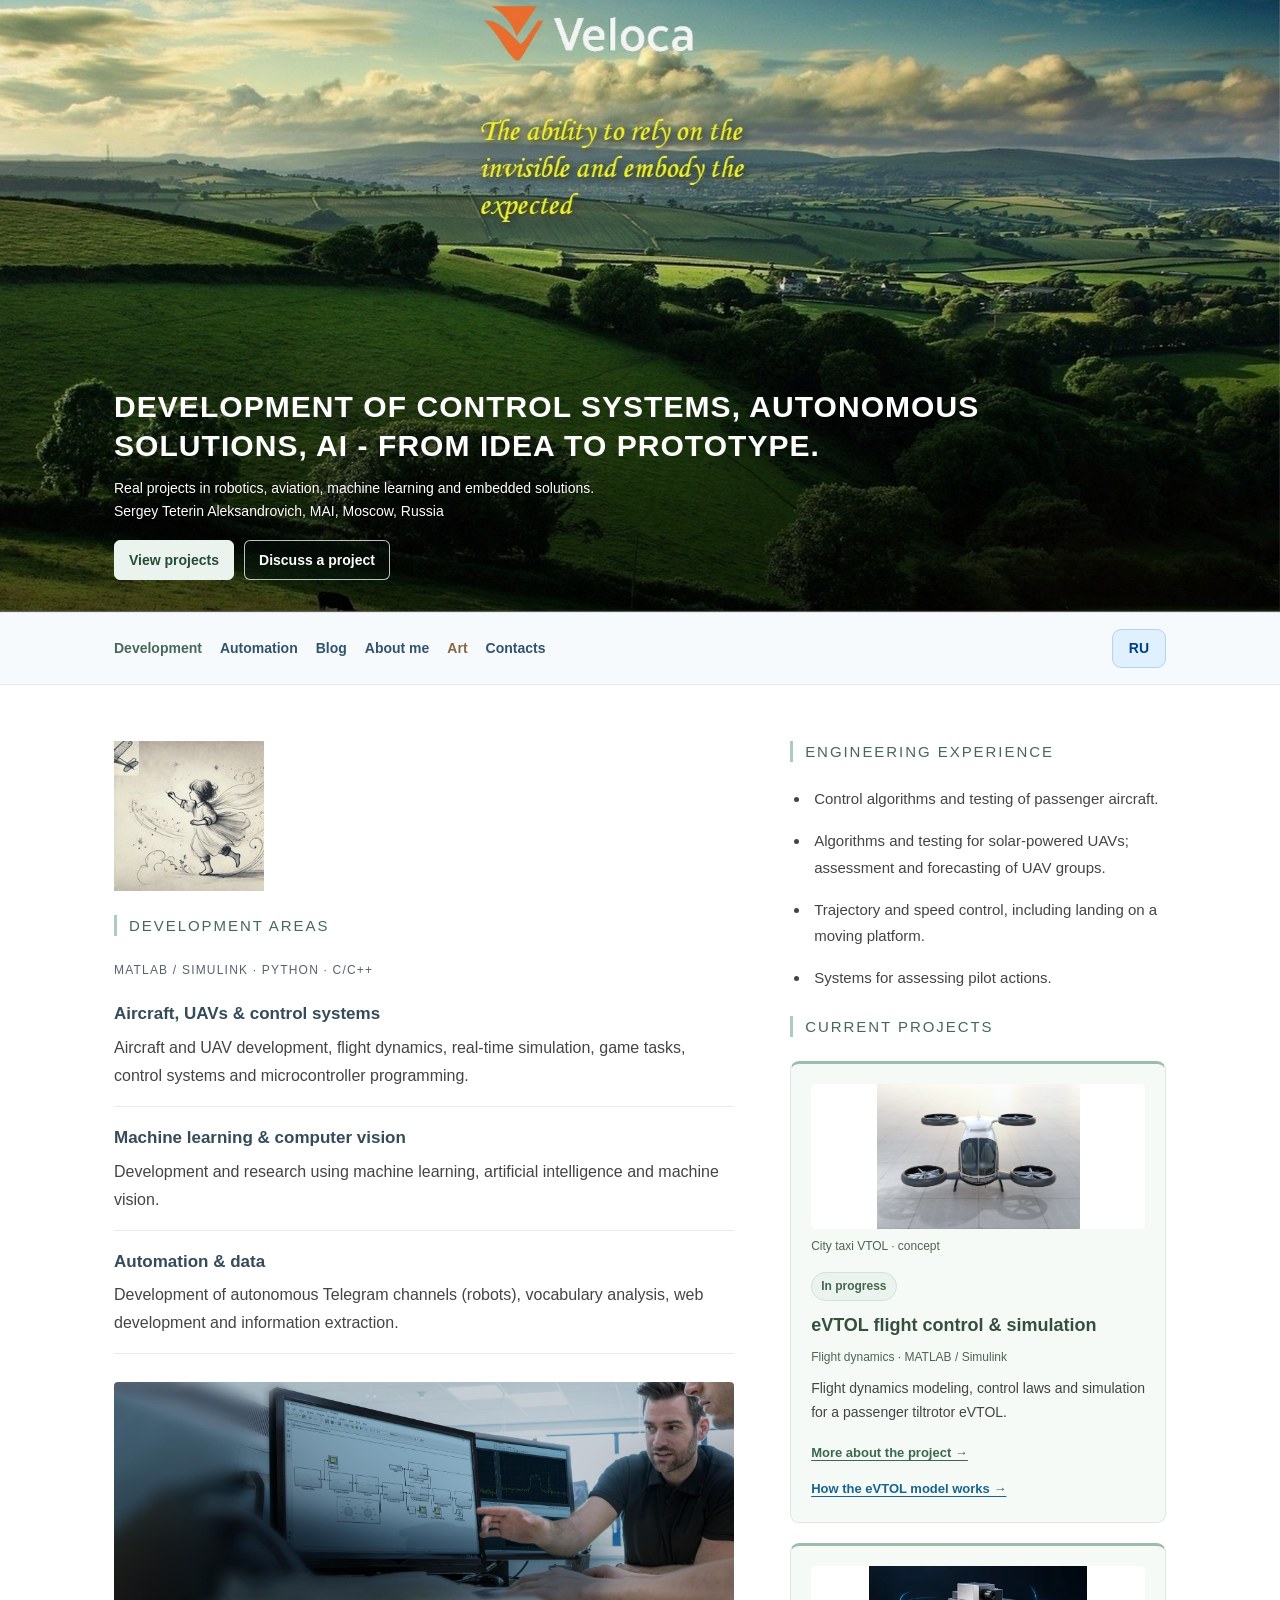
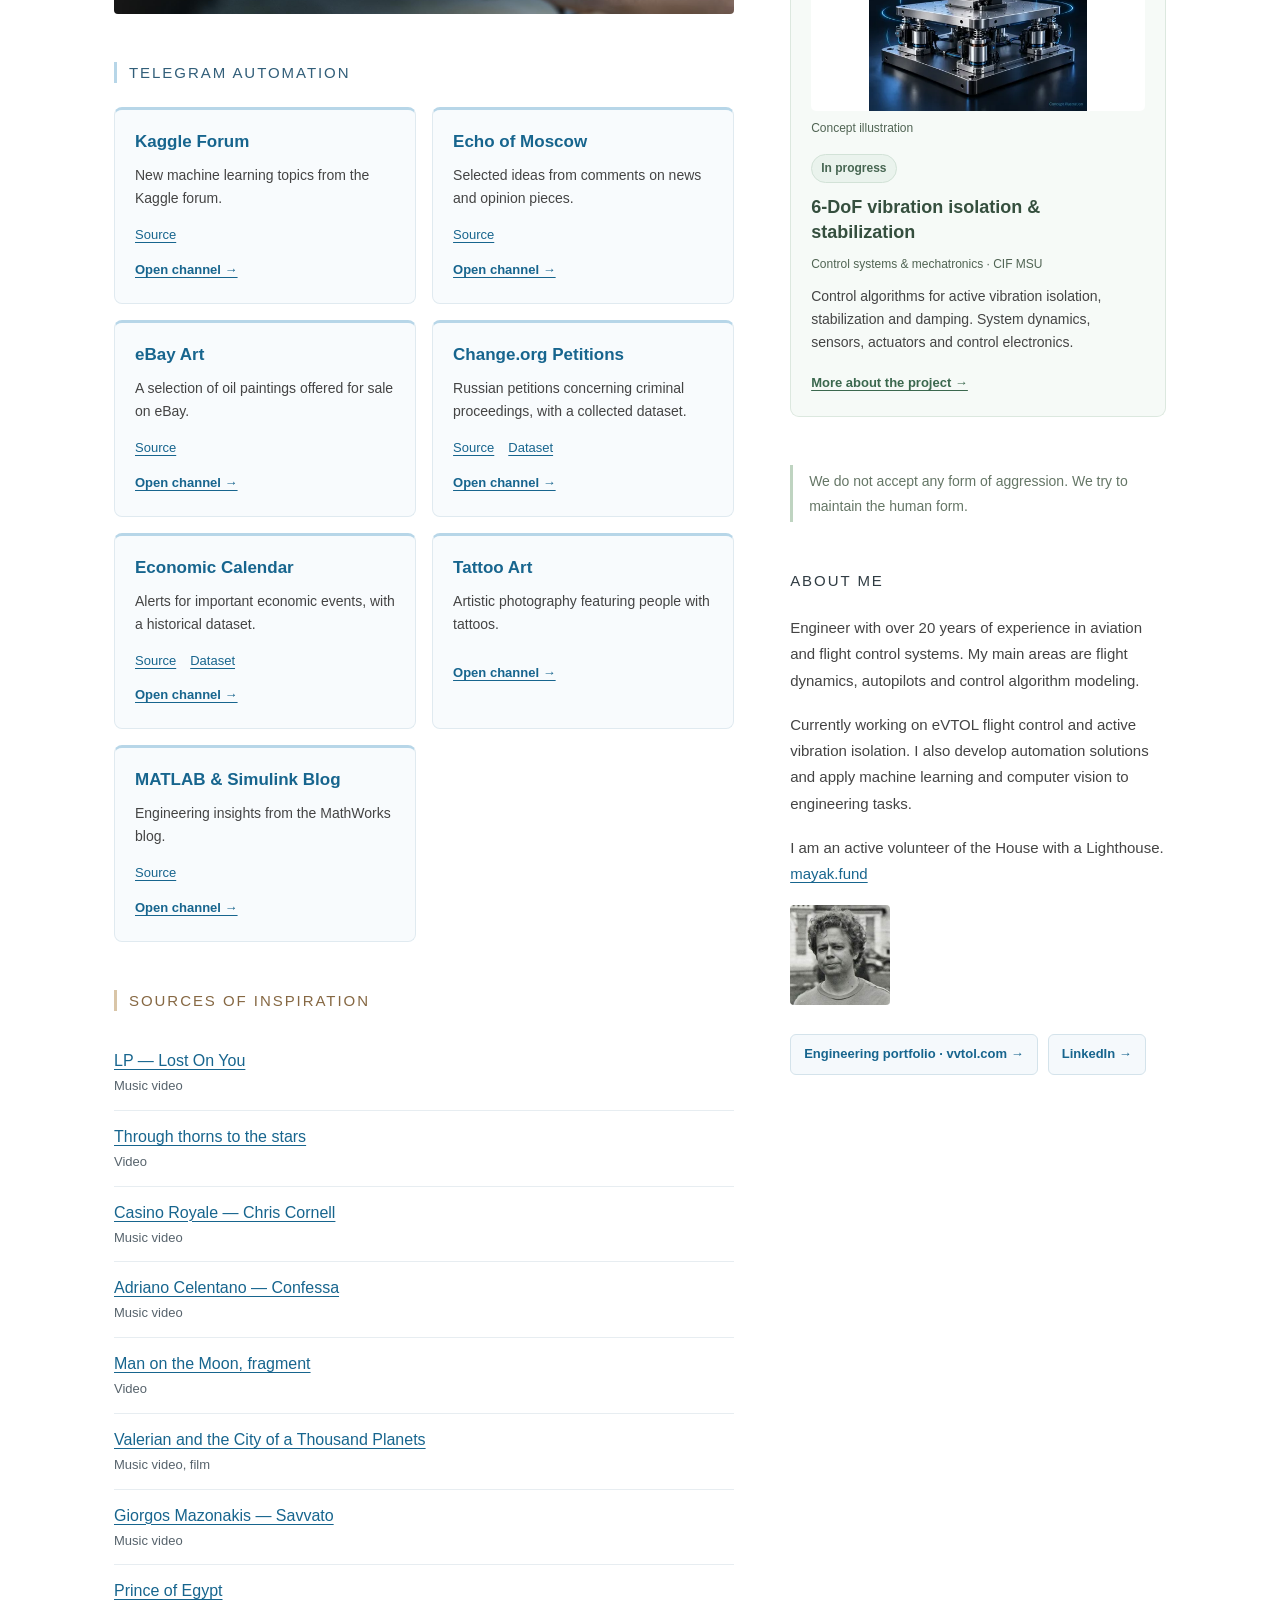
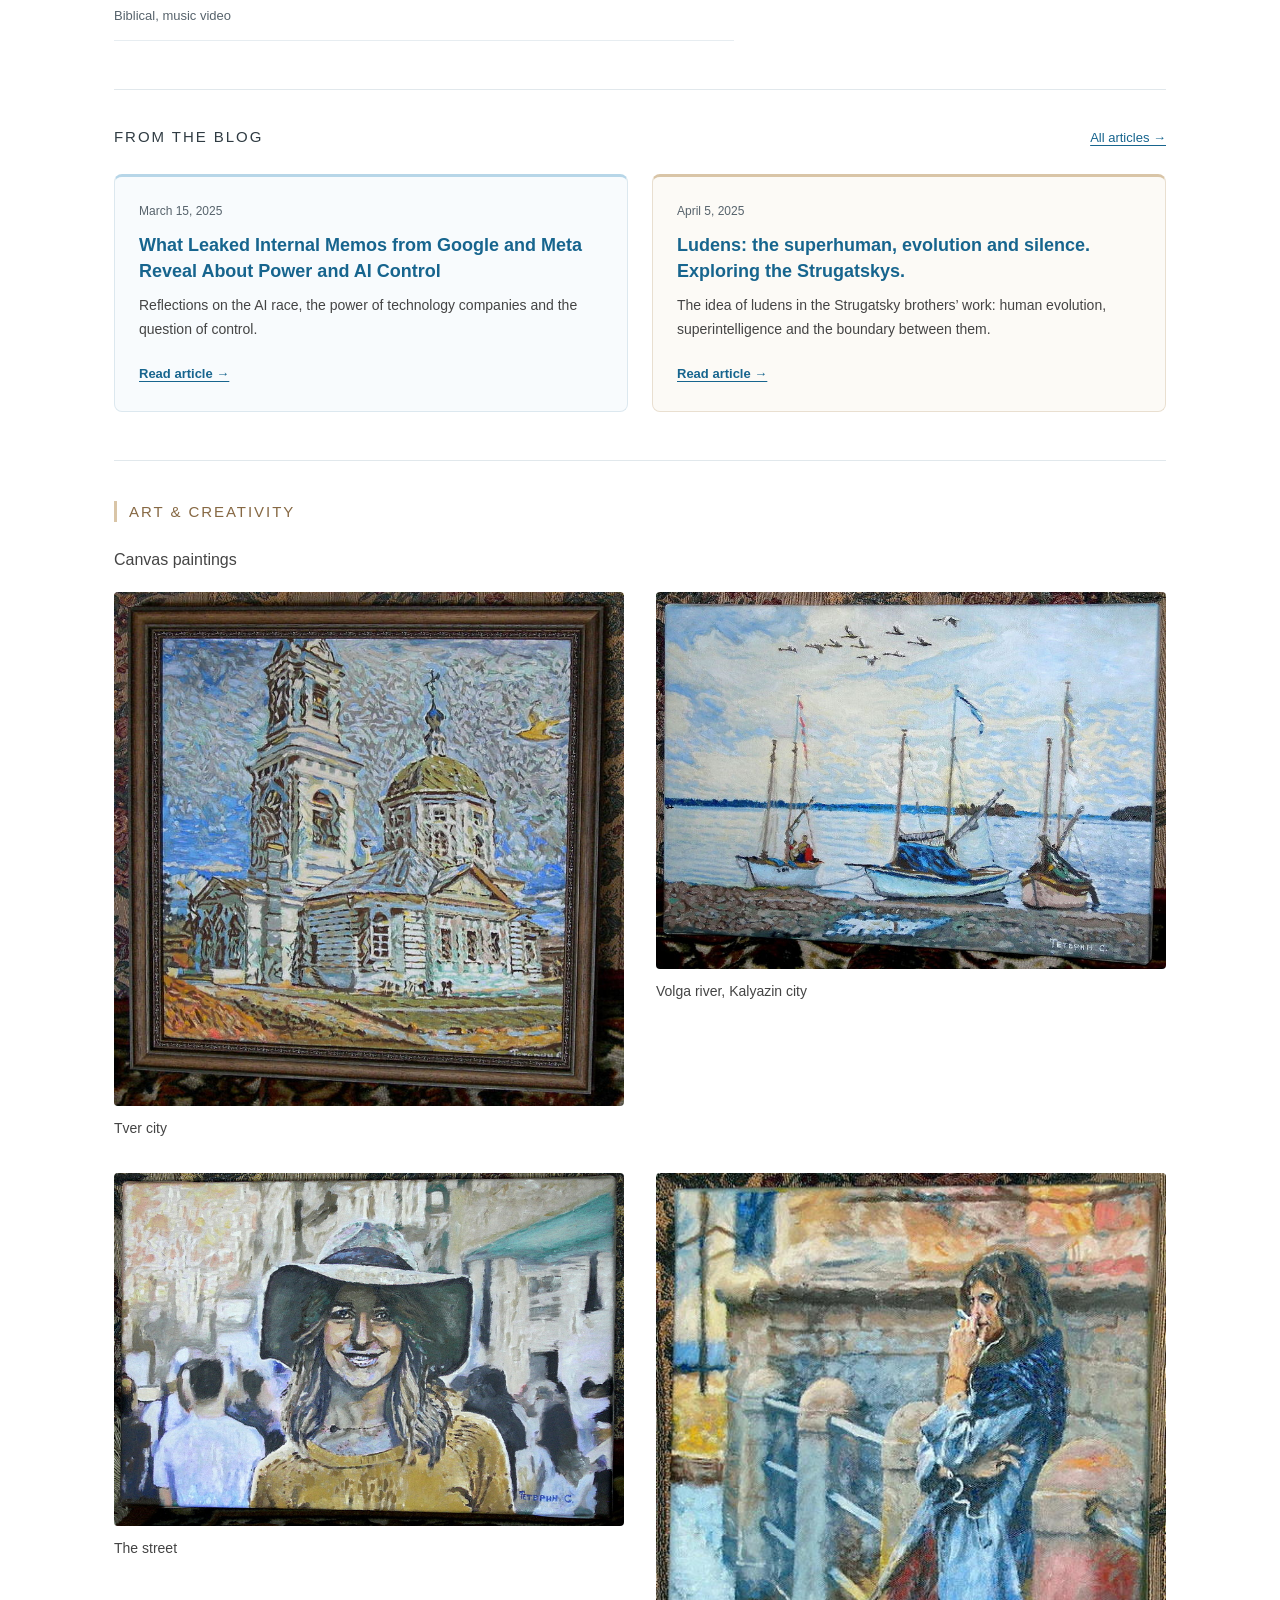
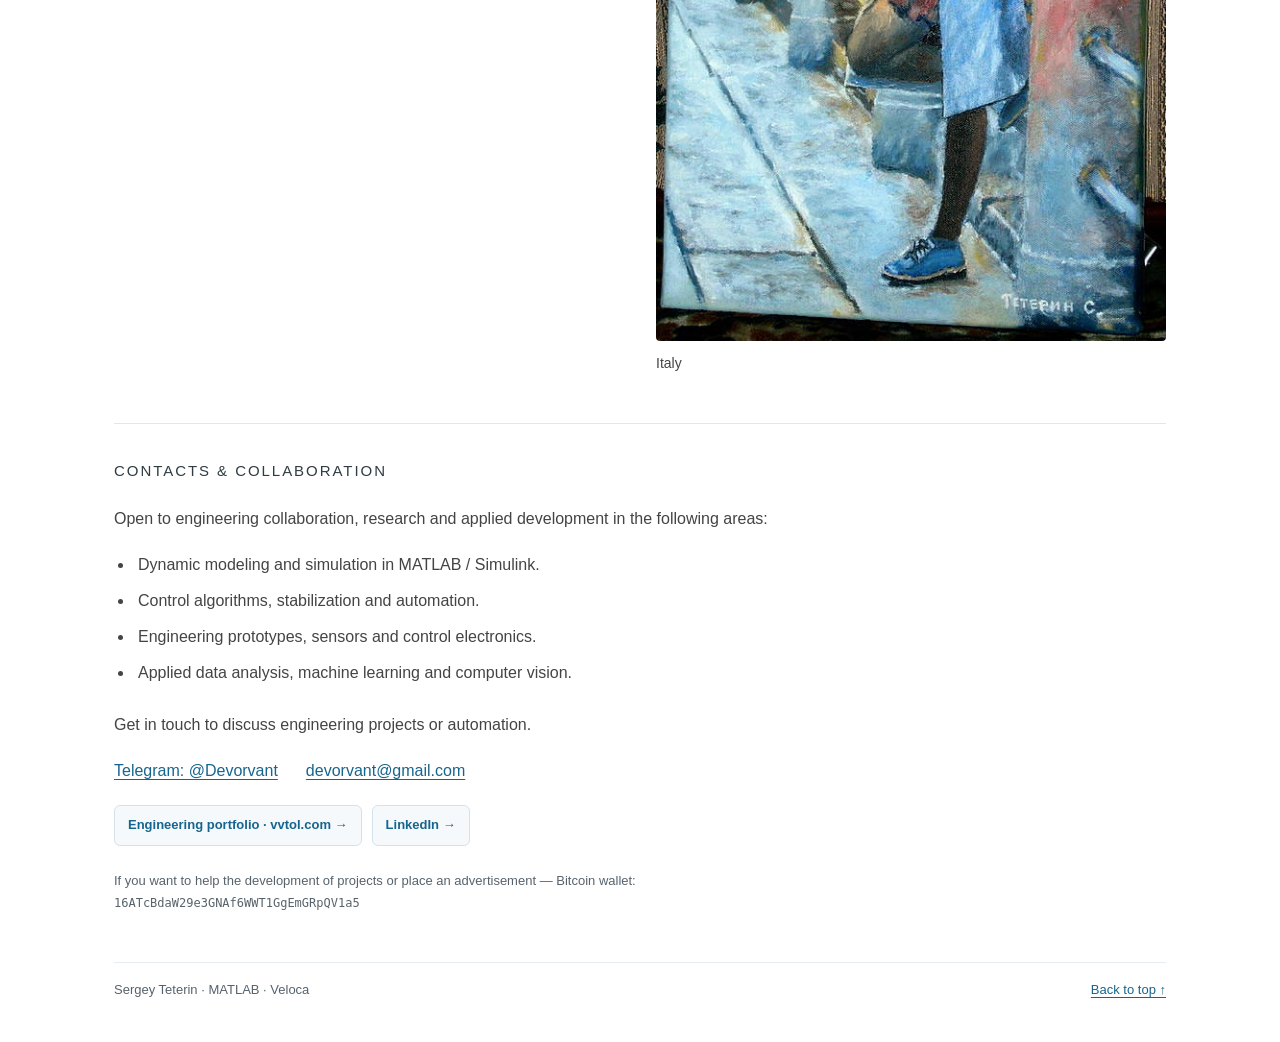
<file: index.html>
<!DOCTYPE html>
<html lang="en" class="js svg background-fixed"><head>
<meta charset="utf-8"><meta name="viewport" content="width=device-width, initial-scale=1">
<meta name="description" content="Applied engineering and MATLAB projects including autonomous systems, robotics, eVTOL, VTOL and urban mobility innovations.">
<meta name="keywords" content="MATLAB, robotics, engineering, eVTOL, VTOL, telemetry, autonomous systems, urban mobility, vertical takeoff and landing">
<title>APPLIED DEVELOPMENT IN MATLAB - Sergey Teterin Aleksandrovich, MAI, Moscow, Russia</title>
<link rel="stylesheet" href="./index_files/autoptimize_2d1991336b09edf685e701006bbf373f.css">
<link rel="stylesheet" href="./preview-home.css?v=mobile-parallax-1">
<link rel="canonical" href="https://matlabwork.com/index.html">
</head><body class="home blog wp-embed-responsive group-blog hfeed has-header-image has-sidebar colors-light">
<div id="page" class="site"><a class="skip-link screen-reader-text" href="#work">Skip to content</a>
<header id="masthead" class="site-header" role="banner"><div class="custom-header" style="margin-bottom: 0px;"><div class="custom-header-media"><div id="wp-custom-header" class="wp-custom-header">
<img src="./index_files/mres_cover_2_v.jpg" width="1500" height="1031" alt="Разработка в Matlab"></div></div><div class="site-branding" style="margin-bottom: 121px;"><div class="wrap"><div class="site-branding-text"><h1 class="site-title"><a href="index.html" rel="home">Development of control systems, autonomous solutions, AI - from idea to prototype.</a></h1><p class="site-description">Real projects in robotics, aviation, machine learning and embedded solutions. <br> 
Sergey Teterin Aleksandrovich, MAI, Moscow, Russia</p><div class="mw-hero-actions"><a class="mw-hero-primary" href="#current">View projects</a><a href="#contacts">Discuss a project</a></div></div></div></div></div>
<div class="navigation-top mw-navigation"><div class="wrap"><nav class="mw-nav" aria-label="Main navigation"><ul><li><a href="#work">Development</a></li><li><a href="#automation">Automation</a></li><li><a href="blog_en.html">Blog</a></li><li><a href="#about">About me</a></li><li><a href="#art">Art</a></li><li><a href="#contacts">Contacts</a></li></ul><a class="mw-language" href="index_en.html" lang="ru">RU</a></nav></div></div></header>
<div class="site-content-contain mw-content"><main id="content" class="mw-body"><div class="mw-layout"><div>
<section id="work" class="mw-section"><a class="mw-image-link" href="./index_files/dev1.jpg" target="_blank" rel="noopener noreferrer"><img class="mw-intro-image" src="./index_files/devv.gif" width="150" height="150" alt="Aviation and creativity"></a><h2>Development areas</h2><p class="mw-eyebrow">MATLAB / Simulink · Python · C/C++</p><ul class="mw-areas"><li><strong>Aircraft, UAVs &amp; control systems</strong>Aircraft and UAV development, flight dynamics, real-time simulation, game tasks, control systems and microcontroller programming.</li><li><strong>Machine learning &amp; computer vision</strong>Development and research using machine learning, artificial intelligence and machine vision.</li><li><strong>Automation &amp; data</strong>Development of autonomous Telegram channels (robots), vocabulary analysis, web development and information extraction.</li></ul><img class="mw-work-image" loading="lazy" src="./index_files/math.jpg" alt="Applied development"></section>
<section id="automation" class="mw-section"><h2>Telegram automation</h2><div class="mw-bots"><article class="mw-bot"><h3><a href="https://t.me/Kaggle_Forum" target="_blank" rel="noopener noreferrer">Kaggle Forum</a></h3><p>New machine learning topics from the Kaggle forum.</p><div class="mw-bot-links"><a href="https://www.kaggle.com/general" target="_blank" rel="noopener noreferrer">Source</a></div><a class="mw-channel" href="https://t.me/Kaggle_Forum" target="_blank" rel="noopener noreferrer">Open channel →</a></article><article class="mw-bot"><h3><a href="https://t.me/Echo_msk_ru_0" target="_blank" rel="noopener noreferrer">Echo of Moscow</a></h3><p>Selected ideas from comments on news and opinion pieces.</p><div class="mw-bot-links"><a href="https://www.echo.msk.ru" target="_blank" rel="noopener noreferrer">Source</a></div><a class="mw-channel" href="https://t.me/Echo_msk_ru_0" target="_blank" rel="noopener noreferrer">Open channel →</a></article><article class="mw-bot"><h3><a href="https://t.me/ebay_art" target="_blank" rel="noopener noreferrer">eBay Art</a></h3><p>A selection of oil paintings offered for sale on eBay.</p><div class="mw-bot-links"><a href="https://www.ebay.com/sch/551/i.html?_from=R40&amp;_nkw=art&amp;Originality=Original&amp;Size=Medium%2520%2528up%2520to%252036in%252E%2529&amp;Medium=Oil&amp;_udhi=20000&amp;_udlo=10&amp;Style=Impressionism%7CImpressionist&amp;Region%2520of%2520Origin=Europe&amp;LH_BIN=1&amp;Subject=Seascape%252F%2520Nautical%7CLandscape%7CArchitecture%7CPortrait&amp;Features=Signed&amp;_dcat=551&amp;_sop=10&amp;_ipg=200&amp;rt=nc" target="_blank" rel="noopener noreferrer">Source</a></div><a class="mw-channel" href="https://t.me/ebay_art" target="_blank" rel="noopener noreferrer">Open channel →</a></article><article class="mw-bot"><h3><a href="https://t.me/Change_org_petition" target="_blank" rel="noopener noreferrer">Change.org Petitions</a></h3><p>Russian petitions concerning criminal proceedings, with a collected dataset.</p><div class="mw-bot-links"><a href="https://www.change.org" target="_blank" rel="noopener noreferrer">Source</a><a href="https://www.kaggle.com/devorvant/criminal-proceedings-petitions-changeorg-rusworld" target="_blank" rel="noopener noreferrer">Dataset</a></div><a class="mw-channel" href="https://t.me/Change_org_petition" target="_blank" rel="noopener noreferrer">Open channel →</a></article><article class="mw-bot"><h3><a href="https://t.me/econos" target="_blank" rel="noopener noreferrer">Economic Calendar</a></h3><p>Alerts for important economic events, with a historical dataset.</p><div class="mw-bot-links"><a href="https://www.investing.com/economic-calendar/" target="_blank" rel="noopener noreferrer">Source</a><a href="https://www.kaggle.com/devorvant/economic-calendar" target="_blank" rel="noopener noreferrer">Dataset</a></div><a class="mw-channel" href="https://t.me/econos" target="_blank" rel="noopener noreferrer">Open channel →</a></article><article class="mw-bot"><h3><a href="https://t.me/tattoo_free_art_film" target="_blank" rel="noopener noreferrer">Tattoo Art</a></h3><p>Artistic photography featuring people with tattoos.</p><div class="mw-bot-links"></div><a class="mw-channel" href="https://t.me/tattoo_free_art_film" target="_blank" rel="noopener noreferrer">Open channel →</a></article><article class="mw-bot"><h3><a href="https://t.me/matlab_simulink_blog" target="_blank" rel="noopener noreferrer">MATLAB &amp; Simulink Blog</a></h3><p>Engineering insights from the MathWorks blog.</p><div class="mw-bot-links"><a href="https://blogs.mathworks.com/?s_tid=gn_mlc_blg" target="_blank" rel="noopener noreferrer">Source</a></div><a class="mw-channel" href="https://t.me/matlab_simulink_blog" target="_blank" rel="noopener noreferrer">Open channel →</a></article></div></section>
<section id="inspiration" class="mw-section"><h2>Sources of inspiration</h2><ul class="mw-inspiration"><li><a href="https://youtu.be/BoqSYM4ZS-E?feature=shared" target="_blank" rel="noopener noreferrer">LP — Lost On You</a><span>Music video</span></li><li><a href="https://youtu.be/EDvFUXXsrDg?feature=shared" target="_blank" rel="noopener noreferrer">Through thorns to the stars</a><span>Video</span></li><li><a href="https://youtu.be/YnzgdBAKyJo?feature=shared" target="_blank" rel="noopener noreferrer">Casino Royale — Chris Cornell</a><span>Music video</span></li><li><a href="https://www.youtube.com/watch?v=78NELYY11Vw" target="_blank" rel="noopener noreferrer">Adriano Celentano — Confessa</a><span>Music video</span></li><li><a href="https://youtu.be/rPhLOrJqdvY?feature=shared" target="_blank" rel="noopener noreferrer">Man on the Moon, fragment</a><span>Video</span></li><li><a href="https://youtu.be/IWHAc65krLM?feature=shared" target="_blank" rel="noopener noreferrer">Valerian and the City of a Thousand Planets</a><span>Music video, film</span></li><li><a href="https://youtu.be/spn9hW3PQnw?feature=shared" target="_blank" rel="noopener noreferrer">Giorgos Mazonakis — Savvato</a><span>Music video</span></li><li><a href="https://www.youtube.com/watch?v=fQhcOJHTdb4" target="_blank" rel="noopener noreferrer">Prince of Egypt</a><span>Biblical, music video</span></li></ul></section>
</div><aside aria-label="Projects and author">
<section id="projects" class="mw-section"><h2>Engineering experience</h2><ul class="mw-project-list"><li>Control algorithms and testing of passenger aircraft.</li><li>Algorithms and testing for solar-powered UAVs; assessment and forecasting of UAV groups.</li><li>Trajectory and speed control, including landing on a moving platform.</li><li>Systems for assessing pilot actions.</li></ul><section id="current" class="mw-section"><h2>Current projects</h2><div class="mw-featured"><article class="mw-feature"><figure class="mw-feature-visual"><img loading="lazy" src="./index_files/VTOL.jpg" alt="eVTOL flight control &amp; simulation"><figcaption>City taxi VTOL · concept</figcaption></figure><div class="mw-feature-copy"><span class="mw-status">In progress</span><h3>eVTOL flight control &amp; simulation</h3><p class="mw-feature-meta">Flight dynamics · MATLAB / Simulink</p><p>Flight dynamics modeling, control laws and simulation for a passenger tiltrotor eVTOL.</p><a class="mw-feature-link" href="https://vvtol.com/#uav-autonomous" target="_blank" rel="noopener noreferrer" aria-label="More about the project →: eVTOL flight control &amp; simulation">More about the project →</a><br><a class="mw-demo-link" href="evtol-flight_en.html">How the eVTOL model works →</a></div></article><article class="mw-feature"><figure class="mw-feature-visual"><img loading="lazy" src="./vibration-preview.webp" alt="6-DoF vibration isolation &amp; stabilization"><figcaption>Concept illustration</figcaption></figure><div class="mw-feature-copy"><span class="mw-status">In progress</span><h3>6-DoF vibration isolation &amp; stabilization</h3><p class="mw-feature-meta">Control systems &amp; mechatronics · CIF MSU</p><p>Control algorithms for active vibration isolation, stabilization and damping. System dynamics, sensors, actuators and control electronics.</p><a class="mw-feature-link" href="https://vvtol.com/#active-vibration-isolation" target="_blank" rel="noopener noreferrer" aria-label="More about the project →: 6-DoF vibration isolation &amp; stabilization">More about the project →</a></div></article></div></section><p class="mw-statement">We do not accept any form of aggression. We try to maintain the human form.</p></section>
<section id="about" class="mw-section mw-about"><h2>About me</h2><p>Engineer with over 20 years of experience in aviation and flight control systems. My main areas are flight dynamics, autopilots and control algorithm modeling.</p><p>Currently working on eVTOL flight control and active vibration isolation. I also develop automation solutions and apply machine learning and computer vision to engineering tasks.</p><p>I am an active volunteer of the House with a Lighthouse. <a href="https://mayak.fund" target="_blank" rel="noopener noreferrer">mayak.fund</a></p><img class="mw-portrait" loading="lazy" src="./index_files/photo_1.jpg" alt="Sergey Teterin"><div class="mw-profile-links"><a href="https://vvtol.com/" target="_blank" rel="noopener noreferrer">Engineering portfolio · vvtol.com →</a><a href="https://www.linkedin.com/in/sergey-teterin/" target="_blank" rel="noopener noreferrer">LinkedIn →</a></div></section>
</aside></div>
<section id="blog" class="mw-section mw-blog"><div class="mw-section-heading"><h2>From the blog</h2><a href="blog_en.html">All articles →</a></div><div class="mw-blog-grid"><article class="mw-post mw-post-tech"><p class="mw-post-date">March 15, 2025</p><h3><a href="article3_en.html">What Leaked Internal Memos from Google and Meta Reveal About Power and AI Control</a></h3><p>Reflections on the AI race, the power of technology companies and the question of control.</p><a class="mw-read" href="article3_en.html" aria-label="Read article →: What Leaked Internal Memos from Google and Meta Reveal About Power and AI Control">Read article →</a></article><article class="mw-post mw-post-human"><p class="mw-post-date">April 5, 2025</p><h3><a href="article1_en.html">Ludens: the superhuman, evolution and silence. Exploring the Strugatskys.</a></h3><p>The idea of ludens in the Strugatsky brothers’ work: human evolution, superintelligence and the boundary between them.</p><a class="mw-read" href="article1_en.html" aria-label="Read article →: Ludens: the superhuman, evolution and silence. Exploring the Strugatskys.">Read article →</a></article></div></section>
<section id="art" class="mw-section mw-art"><h2>Art & creativity</h2><p>Canvas paintings</p><div class="mw-gallery"><figure><a class="mw-image-link" href="./index_files/sw1.jpg" target="_blank" rel="noopener noreferrer"><img loading="lazy" src="./index_files/sw1.jpg" alt="Tver city"></a><figcaption>Tver city</figcaption></figure><figure><a class="mw-image-link" href="./index_files/sw2.jpg" target="_blank" rel="noopener noreferrer"><img loading="lazy" src="./index_files/sw2.jpg" alt="Volga river, Kalyazin city"></a><figcaption>Volga river, Kalyazin city</figcaption></figure><figure><a class="mw-image-link" href="./index_files/sw3.jpg" target="_blank" rel="noopener noreferrer"><img loading="lazy" src="./index_files/sw3.jpg" alt="The street"></a><figcaption>The street</figcaption></figure><figure><a class="mw-image-link" href="./index_files/sw4.jpg" target="_blank" rel="noopener noreferrer"><img loading="lazy" src="./index_files/sw4.jpg" alt="Italy"></a><figcaption>Italy</figcaption></figure></div></section>
<section id="contacts" class="mw-section mw-contact"><h2>Contacts & collaboration</h2><p>Open to engineering collaboration, research and applied development in the following areas:</p><ul class="mw-collaboration"><li>Dynamic modeling and simulation in MATLAB / Simulink.</li><li>Control algorithms, stabilization and automation.</li><li>Engineering prototypes, sensors and control electronics.</li><li>Applied data analysis, machine learning and computer vision.</li></ul><p>Get in touch to discuss engineering projects or automation.</p><div class="mw-contact-links"><a href="https://t.me/Devorvant" target="_blank" rel="noopener noreferrer">Telegram: @Devorvant</a> <a href="mailto:devorvant@gmail.com">devorvant@gmail.com</a></div><div class="mw-profile-links"><a href="https://vvtol.com/" target="_blank" rel="noopener noreferrer">Engineering portfolio · vvtol.com →</a><a href="https://www.linkedin.com/in/sergey-teterin/" target="_blank" rel="noopener noreferrer">LinkedIn →</a></div><div class="mw-support"><p>If you want to help the development of projects or place an advertisement — Bitcoin wallet:<code>16ATcBdaW29e3GNAf6WWT1GgEmGRpQV1a5</code></p></div></section>
<footer class="mw-footer"><span>Sergey Teterin · MATLAB · Veloca</span><a href="#page">Back to top ↑</a></footer></main></div></div>
<!-- Yandex.Metrika counter -->



<script type="text/javascript" >
   (function(m,e,t,r,i,k,a){m[i]=m[i]||function(){(m[i].a=m[i].a||[]).push(arguments)};
   m[i].l=1*new Date();
   for (var j = 0; j < document.scripts.length; j++) {if (document.scripts[j].src === r) { return; }}
   k=e.createElement(t),a=e.getElementsByTagName(t)[0],k.async=1,k.src=r,a.parentNode.insertBefore(k,a)})
   (window, document, "script", "https://mc.yandex.ru/metrika/tag.js", "ym");

   ym(98195976, "init", {
        clickmap:true,
        trackLinks:true,
        accurateTrackBounce:true
   });
</script>
<noscript><div><img src="https://mc.yandex.ru/watch/98195976" style="position:absolute; left:-9999px;" alt="" /></div></noscript>
<!-- /Yandex.Metrika counter -->
</body></html>
</file>
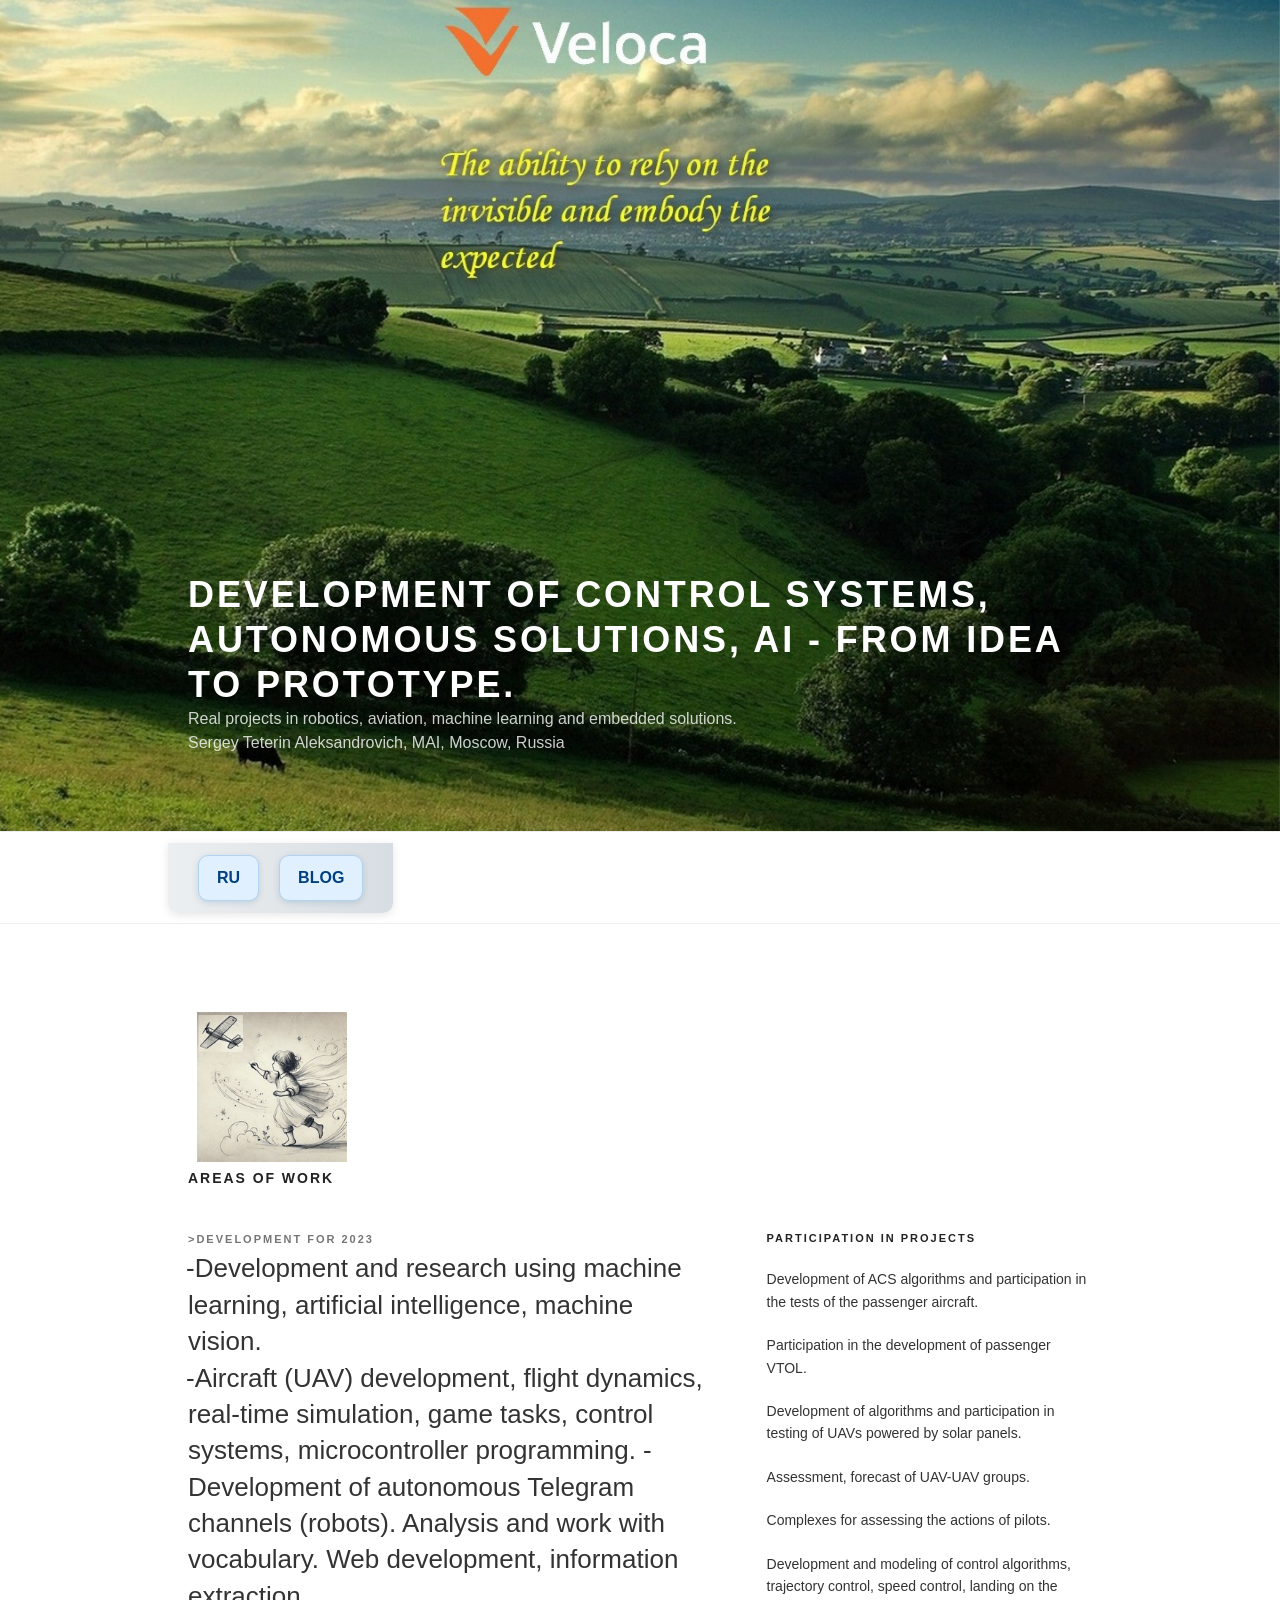
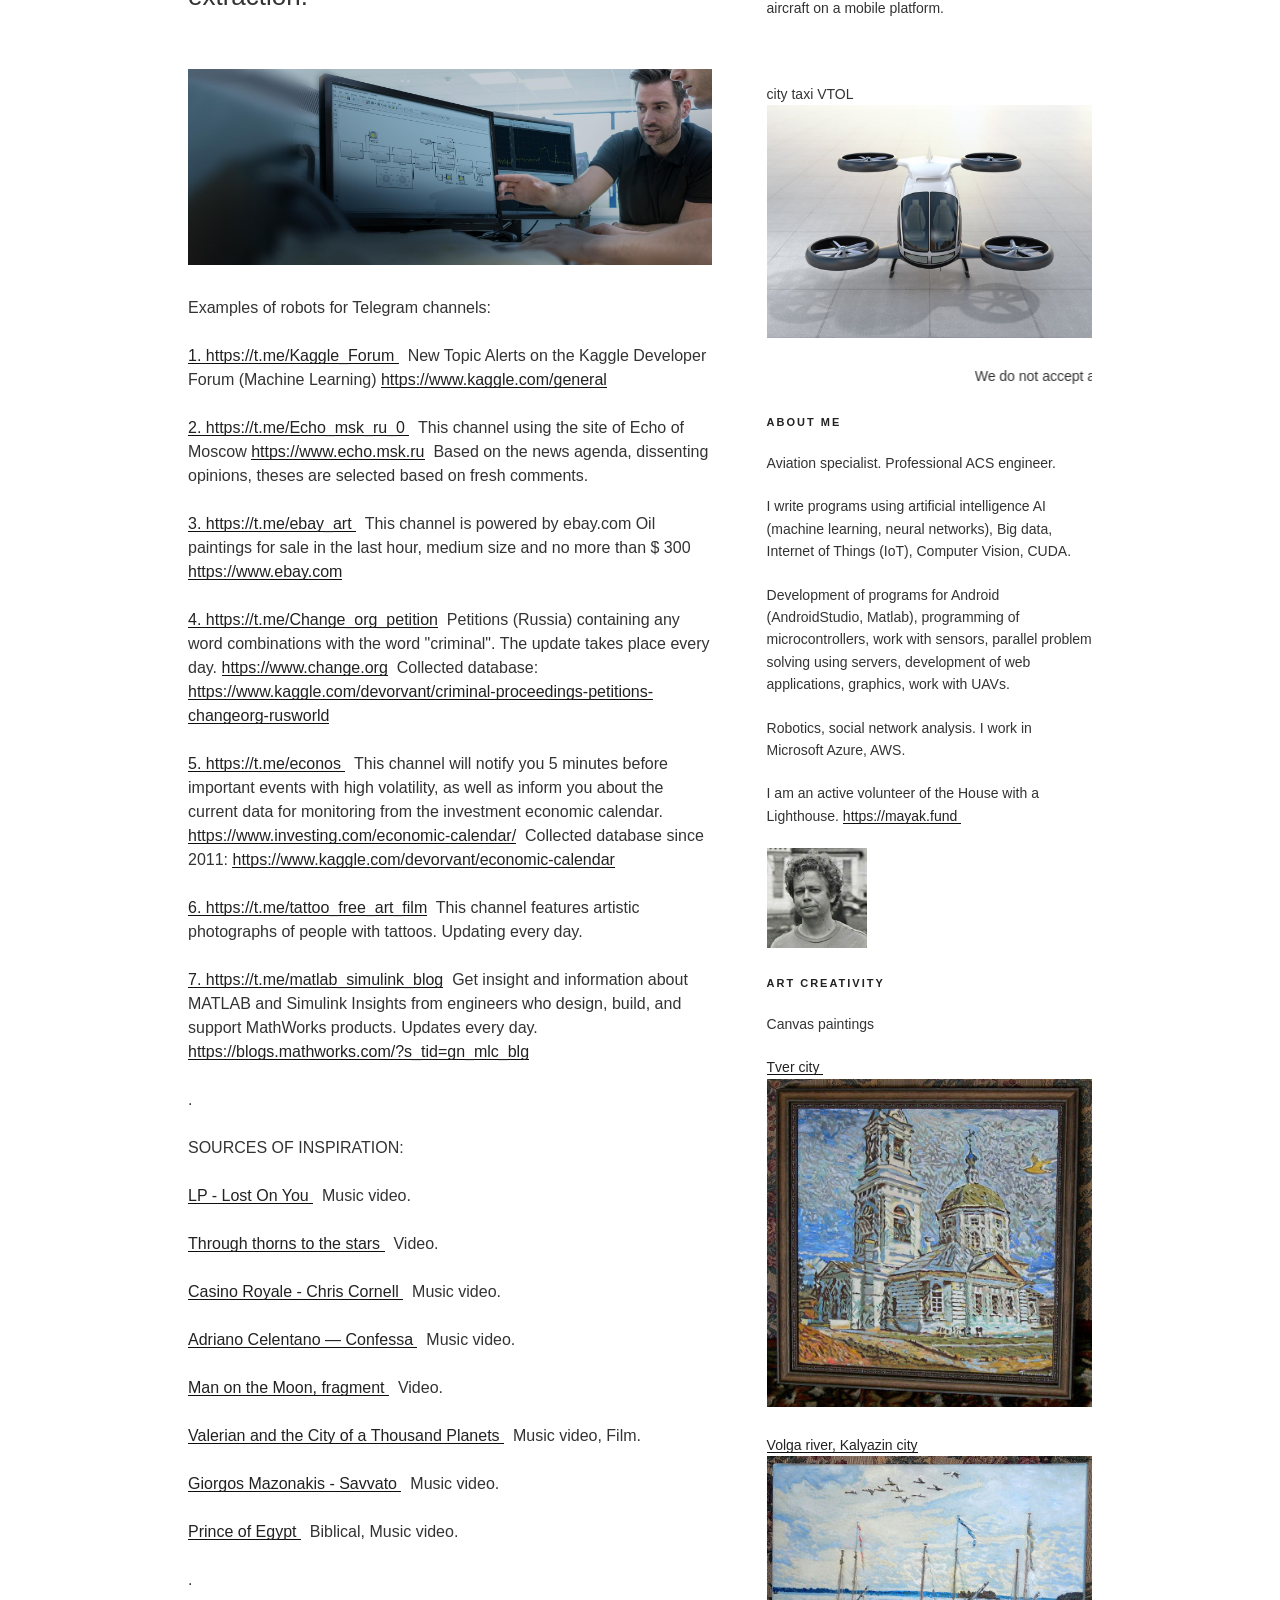
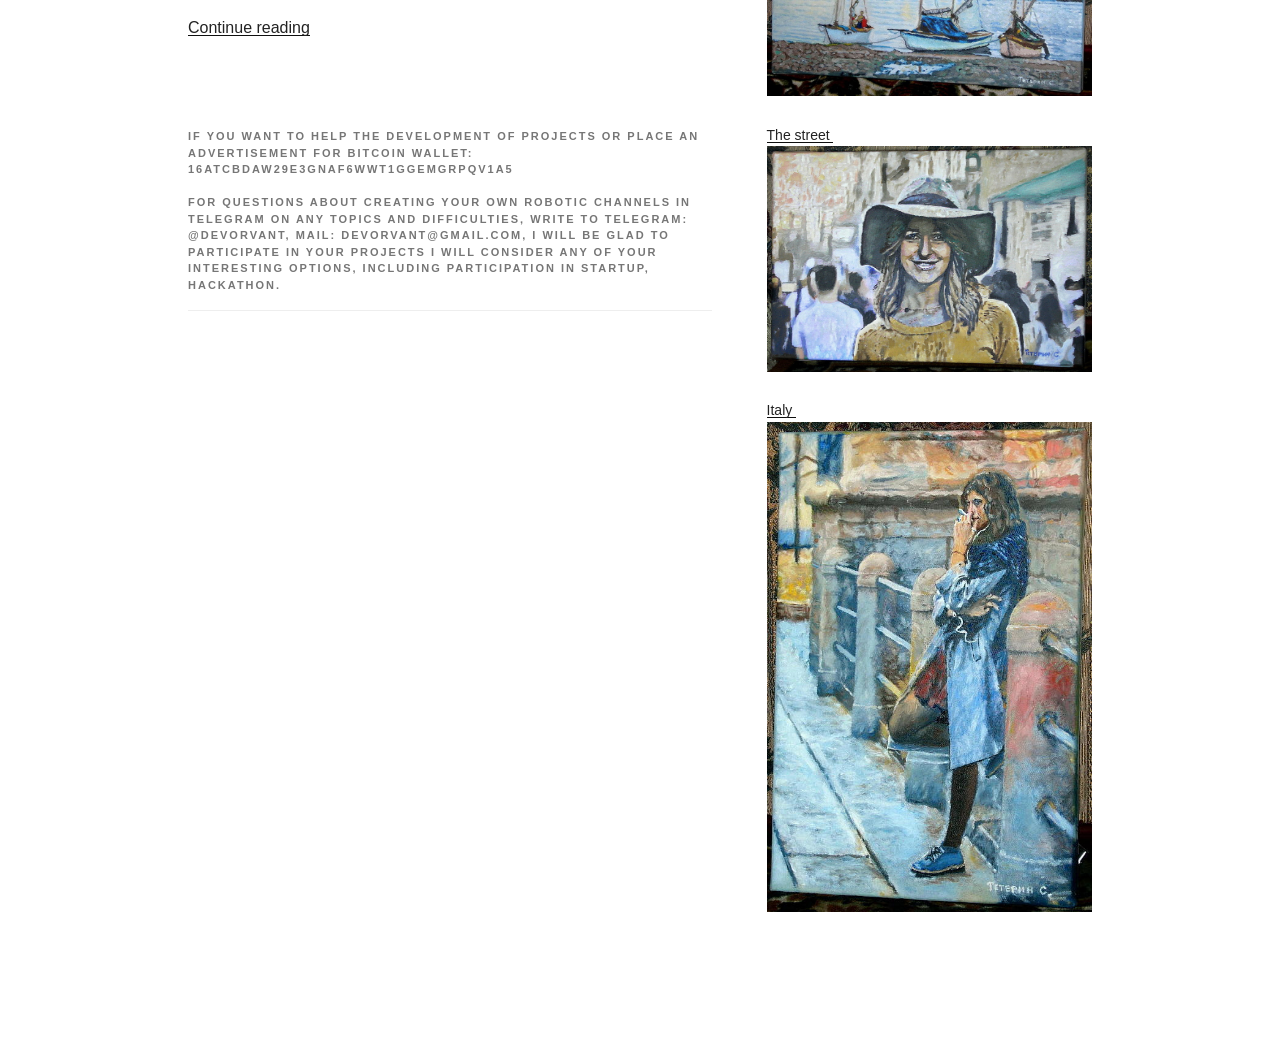
<file: preview/index.html>
<!DOCTYPE html>
<!-- saved from url=(0052)file:///C:/Users/kusc/OneDrive/Documents/indexx.html -->
<html lang="ru" class="js svg background-fixed translated-ltr background-fixed background-fixed background-fixed"><head>
<meta name="robots" content="noindex, nofollow">

  <meta name="description" content="Applied engineering and MATLAB projects including autonomous systems, robotics, eVTOL, VTOL and urban mobility innovations.">
  <meta name="keywords" content="MATLAB, robotics, engineering, eVTOL, VTOL, telemetry, autonomous systems, urban mobility, vertical takeoff and landing">

<meta http-equiv="Content-Type" content="text/html; charset=UTF-8"><meta name="viewport" content="width=device-width, initial-scale=1"><link rel="profile" > <script>(function(html){html.className = html.className.replace(/\bno-js\b/,'js')})(document.documentElement);</script> <link media="all" href="./index_files/autoptimize_2d1991336b09edf685e701006bbf373f.css" rel="stylesheet">
<title>APPLIED DEVELOPMENT IN MATLAB - Sergey Teterin Aleksandrovich, MAI, Moscow, Russia</title><link rel="dns-prefetch" href="index.html">
title="APPLIED DEVELOPMENT IN MATLAB»Feed"
			
            <link type="text/css" rel="stylesheet" charset="UTF-8" href="./index_files/translateelement.css"></head><body class="home blog wp-embed-responsive group-blog hfeed has-header-image has-sidebar colors-light cookies-set cookies-accepted">

<section class="seo-block" style="position:absolute; left:-9999px;">
  <h1>Applied Engineering in MATLAB and Robotics</h1>
  <p>Welcome to an engineering space where theory meets real-world implementation. This site presents projects on UAVs, autonomous robotics, telemetry, and control systems using MATLAB and Simulink. It also explores eVTOL, VTOL, urban mobility, and vertical takeoff and landing technologies.</p>
</section>

<div id="page" class="site"> <a class="skip-link screen-reader-text" ><>перейти к содержанию</font></font></a><header id="masthead" class="site-header" role="banner"><div class="custom-header" style="margin-bottom: 0px;"><div class="custom-header-media"><div id="wp-custom-header" class="wp-custom-header">
<img src="./index_files/mres_cover_2_v.jpg" width="1500" height="1031" alt="Разработка в Matlab"></div></div><div class="site-branding" style="margin-bottom: 121px;"><div class="wrap"><div class="site-branding-text"><h1 class="site-title"><a href="index.html" rel="home"><font style="vertical-align: inherit;"><font style="vertical-align: inherit;"
>Development of control systems, autonomous solutions, AI - from idea to prototype.</font></font></a></h1><p class="site-description"><font style="vertical-align: inherit;"><font style="vertical-align: inherit;"
>Real projects in robotics, aviation, machine learning and embedded solutions. <br> 
Sergey Teterin Aleksandrovich, MAI, Moscow, Russia</font></font></p></div></div></div></div><div class="navigation-top"><div class="wrap"><nav id="site-navigation" class="main-navigation toggled-on" role="navigation" aria-label="Главное меню"> <button class="menu-toggle" aria-controls="top-menu" aria-expanded="false"> <svg class="icon icon-bars" aria-hidden="true" role="img"> <use href="index.html" xlink:href="index.html"></use> </svg><svg class="icon icon-close" aria-hidden="true" role="img"> <use href="index.html" xlink:href="index.html"></use> </svg><font style="vertical-align: inherit;"><font style="vertical-align: inherit;">Меню </font></font></button><div class="menu-main-menu-container"><ul id="top-menu" class="menu"><li id="menu-item-35" class="menu-item menu-item-type-custom menu-item-object-custom current-menu-item current_page_item menu-item-home menu-item-35">
<div style="
  display: flex;
  justify-content: flex-end;
  gap: 20px;
  padding: 12px 30px;
  background: linear-gradient(90deg, #eceff1 0%, #d7dde2 100%);
  font-size: 16px;
  font-weight: bold;
  border-radius: 0 0 10px 10px;
  box-shadow: 0 2px 8px rgba(0,0,0,0.1);
">
  <a href="index_en.html" style="
text-decoration: none;
  color: #004080;
  background: #e0f0ff;
  padding: 10px 18px;
  border-radius: 10px;
  font-weight: bold;
  border: 1px solid #b0d4f1;
  box-shadow: 0 2px 6px rgba(0, 64, 128, 0.15);
">RU</a>

  <a href="blog_en.html" style="
text-decoration: none;
  color: #004080;
  background: #e0f0ff;
  padding: 10px 18px;
  border-radius: 10px;
  font-weight: bold;
  border: 1px solid #b0d4f1;
  box-shadow: 0 2px 6px rgba(0, 64, 128, 0.15);
">BLOG</a>
</div>

<li id="menu-item-1411" class="menu-item menu-item-type-taxonomy menu-item-object-category menu-item-1411"><a href="Содержание.html"><font style="vertical-align: inherit;"><font style="vertical-align: inherit;"></font></font></a></li><li id="menu-item-81" class="menu-item menu-item-type-taxonomy menu-item-object-category menu-item-81"><a href="Материал.html"><font style="vertical-align: inherit;"><font style="vertical-align: inherit;"></font></font></a></li><li id="menu-item-41" class="menu-item menu-item-type-post_type menu-item-object-page menu-item-41"><a href="Присоединяйтесь.html"><font style="vertical-align: inherit;"><font style="vertical-align: inherit;"></font></font></a></li><li id="menu-item-44" class="menu-item menu-item-type-post_type menu-item-object-page menu-item-44"><a href="Логин.html"><font style="vertical-align: inherit;"><font style="vertical-align: inherit;"></font></font></a></li><li id="menu-item-36" class="menu-item menu-item-type-post_type menu-item-object-page menu-item-36"><a href="Выходные данные.html"><font style="vertical-align: inherit;"><font style="vertical-align: inherit;"></font></font></a></li><li id="menu-item-2755" class="menu-item menu-item-type-post_type menu-item-object-page menu-item-privacy-policy menu-item-2755"><a href="Защита данных.html"><font style="vertical-align: inherit;"><font style="vertical-align: inherit;"></font></font></a></li></ul></div> <a href="                                   " class="menu-scroll-down"></use> </svg><span class="screen-reader-text"><font style="vertical-align: inherit;"><font style="vertical-align: inherit;">Прокрутите вниз к содержанию</font></font></span></a></nav></div></div></header><div class="site-content-contain"><div id="content" class="site-content"><div class="wrap">
    
<a href="./index_files/dev1.jpg" target="_blank" rel="noopener noreferrer"
 </a>&nbsp;
<img class="alignnone wp-image-3498 size-medium" 
src="./index_files/devv.gif" alt="" width="150" height="150" srcset="                                                                                                                                                                                                                                                  " sizes="(max-width: 225px) 100vw, 225px"></a>    
    
    <header class="page-header"><h2 class="page-title"><font style="vertical-align: inherit;"><font style="vertical-align: inherit;"
>AREAS OF WORK</font></font></h2></header><div id="primary" class="content-area"><main id="main" class="site-main" role="main"><article id="post-3497" class="post-3497 post type-post status-publish format-standard hentry category-home"><header class="entry-header"><div class="entry-meta"><span class="screen-reader-text"><font style="vertical-align: inherit;"><font style="vertical-align: inherit;">опубликовано</font></font></span> <a href="                                                                                                                                          " rel="bookmark"><time class="entry-date published" datetime="2020-02-28T09:43:13+01:00"><font style="vertical-align: inherit;"><font style="vertical-align: inherit;"



<body>
<!-- Yandex.Metrika counter -->



<script type="text/javascript" >
   (function(m,e,t,r,i,k,a){m[i]=m[i]||function(){(m[i].a=m[i].a||[]).push(arguments)};
   m[i].l=1*new Date();
   for (var j = 0; j < document.scripts.length; j++) {if (document.scripts[j].src === r) { return; }}
   k=e.createElement(t),a=e.getElementsByTagName(t)[0],k.async=1,k.src=r,a.parentNode.insertBefore(k,a)})
   (window, document, "script", "https://mc.yandex.ru/metrika/tag.js", "ym");

   ym(98195976, "init", {
        clickmap:true,
        trackLinks:true,
        accurateTrackBounce:true
   });
</script>
<noscript><div><img src="https://mc.yandex.ru/watch/98195976" style="position:absolute; left:-9999px;" alt="" /></div></noscript>
<!-- /Yandex.Metrika counter -->
</body>



>DEVELOPMENT FOR 2023 </font></font></time><time class="updated" datetime="2020-02-28T09:47:06+01:00"><font style="vertical-align: inherit;"><font style="vertical-align: inherit;"
></font></font></time></a></div><h3 class="entry-title">
<a  "bookmark">
<font style="vertical-align: inherit;"><font style="vertical-align: inherit;"
>
-Development and research using machine learning, artificial intelligence, machine vision. <p>
-Aircraft (UAV) development, flight dynamics, real-time simulation, game tasks, control systems, microcontroller programming.
-Development of autonomous Telegram channels (robots). Analysis and work with vocabulary. Web development, information extraction.
</font></font></a></h3></header><div class="entry-content"><p>
<a href="                                                       "><img class="alignnone wp-image-3498 size-medium" 
src="./index_files/math.jpg" alt="" width="600" height="700" srcset="                                                                                                                                                                                                                                                  " sizes="(max-width: 225px) 100vw, 225px"></a></p>
<p>

Examples of robots for Telegram channels: <p>
<a href="https://t.me/Kaggle_Forum" target="_blank" rel="noopener noreferrer"
>1. https://t.me/Kaggle_Forum </a>&nbsp;
New Topic Alerts on the Kaggle Developer Forum (Machine Learning) <a href="https://www.kaggle.com/general" target="_blank" rel="noopener noreferrer"
>https://www.kaggle.com/general</a>&nbsp; <p>
 
<a href="https://t.me/Echo_msk_ru_0" target="_blank" rel="noopener noreferrer"
>2. https://t.me/Echo_msk_ru_0 </a>&nbsp;
This channel using the site of Echo of Moscow
<a href="https://www.echo.msk.ru" target="_blank" rel="noopener noreferrer" 
    >       https://www.echo.msk.ru</a>&nbsp; 
Based on the news agenda, dissenting opinions, theses are selected based on fresh comments.  <p>
  

<a href="https://t.me/ebay_art" target="_blank" rel="noopener noreferrer"
>3. https://t.me/ebay_art </a>&nbsp;
This channel is powered by ebay.com Oil paintings for sale in the last hour, medium size and no more than $ 300 
  <a href="https://www.ebay.com/sch/551/i.html?_from=R40&_nkw=art&Originality=Original&Size=Medium%2520%2528up%2520to%252036in%252E%2529&Medium=Oil&_udhi=20000&_udlo=10&Style=Impressionism%7CImpressionist&Region%2520of%2520Origin=Europe&LH_BIN=1&Subject=Seascape%252F%2520Nautical%7CLandscape%7CArchitecture%7CPortrait&Features=Signed&_dcat=551&_sop=10&_ipg=200&rt=nc" target="_blank" rel="noopener noreferrer" 
    >       https://www.ebay.com</a>&nbsp; <p>

<a href="https://t.me/Change_org_petition" target="_blank" rel="noopener noreferrer"
>4. https://t.me/Change_org_petition</a>&nbsp;
Petitions (Russia) containing any word combinations with the word "criminal". The update takes place every day.
<a href="https://www.change.org" target="_blank" rel="noopener noreferrer"
>https://www.change.org</a>&nbsp; 
Collected database:
  <a href="https://www.kaggle.com/devorvant/criminal-proceedings-petitions-changeorg-rusworld" target="_blank" rel="noopener noreferrer" 
    >      https://www.kaggle.com/devorvant/criminal-proceedings-petitions-changeorg-rusworld</a>&nbsp; <p>

<a href="https://t.me/econos" target="_blank" rel="noopener noreferrer"
>5. https://t.me/econos </a>&nbsp;
This channel will notify you 5 minutes before important events with high volatility, as well as inform you about the current data for monitoring from the investment economic calendar.     
  <a href="https://www.investing.com/economic-calendar/" target="_blank" rel="noopener noreferrer" 
    >       https://www.investing.com/economic-calendar/</a>&nbsp; 
Collected database since 2011:
 <a href="https://www.kaggle.com/devorvant/economic-calendar" target="_blank" rel="noopener noreferrer" 
    >       https://www.kaggle.com/devorvant/economic-calendar</a>&nbsp; <p>

<a href="https://t.me/tattoo_free_art_film" target="_blank" rel="noopener noreferrer"
>6. https://t.me/tattoo_free_art_film</a>&nbsp;
This channel features artistic photographs of people with tattoos. Updating every day. <p>  
  
<a href="https://t.me/matlab_simulink_blog" target="_blank" rel="noopener noreferrer"
>7. https://t.me/matlab_simulink_blog</a>&nbsp;
Get insight and information about MATLAB and Simulink Insights from engineers who design, build, and support MathWorks products.
Updates every day.  
  <a href="https://blogs.mathworks.com/?s_tid=gn_mlc_blg" target="_blank" rel="noopener noreferrer" 
    >       https://blogs.mathworks.com/?s_tid=gn_mlc_blg</a>&nbsp; <p>
        
        
        <p>  .         <p>
<p>   SOURCES  OF  INSPIRATION: <p>
    
    <a href="https://youtu.be/BoqSYM4ZS-E?feature=shared" target="_blank" rel="noopener noreferrer"
> LP - Lost On You  </a>&nbsp;
 Music video. <p>  
    
    <a href="https://youtu.be/EDvFUXXsrDg?feature=shared" target="_blank" rel="noopener noreferrer"
> Through thorns to the stars  </a>&nbsp;
 Video. <p>      
 
     <a href="https://youtu.be/YnzgdBAKyJo?feature=shared" target="_blank" rel="noopener noreferrer"
> Casino Royale - Chris Cornell   </a>&nbsp;
  Music video. <p>      
  
       <a href="https://www.youtube.com/watch?v=78NELYY11Vw" target="_blank" rel="noopener noreferrer"
> Adriano Celentano  — Confessa  </a>&nbsp;
  Music video. <p>     
  
         <a href="https://youtu.be/rPhLOrJqdvY?feature=shared" target="_blank" rel="noopener noreferrer"
> Man on the Moon, fragment </a>&nbsp;
  Video. <p>    
  
         <a href="https://youtu.be/IWHAc65krLM?feature=shared" target="_blank" rel="noopener noreferrer"
> Valerian and the City of a Thousand Planets  </a>&nbsp;
  Music video, Film. <p>     
  
         <a href="https://youtu.be/spn9hW3PQnw?feature=shared" target="_blank" rel="noopener noreferrer"
> Giorgos Mazonakis - Savvato </a>&nbsp;
  Music video. <p>     
  
           <a href="https://www.youtube.com/watch?v=fQhcOJHTdb4" target="_blank" rel="noopener noreferrer"
> Prince of Egypt </a>&nbsp;
  Biblical, Music video. <p>     
  
  <p>  .         <p>
        

<a href="     " class="more-link"

>Continue reading<span class="screen-reader-text"> “QSR Virtual Special Issue on ”</span></a></p></div></article>

<div class="entry-meta"></span>     
<section id="text-8" class="widget widget_text"> 

If you want to help the development of projects or place an advertisement for Bitcoin wallet:
16ATcBdaW29e3GNAf6WWT1GgEmGRpQV1a5
              </p>
                                                                               
For questions about creating your own robotic channels in Telegram on any topics and difficulties, write to Telegram: @Devorvant, mail: devorvant@gmail.com,
I will be glad to participate in your projects
I will consider any of your interesting options, including participation in Startup, Hackathon.
                  </p>

<nav class="navigation pagination" role="navigation" aria-label=
"Сообщений"><h2 class="screen-reader-text"><font style="vertical-align: inherit;"><font style="vertical-align: inherit;">Сообщения навигации</font></font></h2><div class="nav-links"><span aria-current="page" class="page-numbers current"><span class="meta-nav screen-reader-text"><font style="vertical-align: inherit;"><font style="vertical-align: inherit;"> </font></font></span><font style="vertical-align: inherit;"><font style="vertical-align: inherit;">  </font></font></span> <a class="page-numbers" href=""><span class="meta-nav screen-reader-text"><font style="vertical-align: inherit;"><font style="vertical-align: inherit;"> </font></font></span><font style="vertical-align: inherit;"><font style="vertical-align: inherit;">  </font></font></a> <span class="page-numbers dots"><font style="vertical-align: inherit;"><font style="vertical-align: inherit;"></font></font></span> <a class="page-numbers" href="                                             "><span class="meta-nav screen-reader-text"><font style="vertical-align: inherit;"><font style="vertical-align: inherit;"> </font></font></span><font style="vertical-align: inherit;"><font style="vertical-align: inherit;">  </font></font><font style="</font></font></span><svg class="icon icon-arrow-right" aria-hidden="true" role="img"> <use href="#icon-arrow-right" xlink:href="#icon-arrow-right"></use> </svg></a></div>
</nav>
</main></div><aside id="secondary" class="widget-area" role="complementary" aria-label="Боковая панель блога"><section id="text-8" class="widget widget_text"><h2 class="widget-title"><font style="vertical-align: inherit;"><font style="vertical-align: inherit;"

>PARTICIPATION IN PROJECTS</font></font></h2><div class="textwidget"><p><font style="vertical-align: inherit;"><font style="vertical-align: inherit;"
>
Development of ACS algorithms and participation in the tests of the passenger  aircraft.
</font><font style="vertical-align: inherit;">  </font></font><em><font style="vertical-align: inherit;"><font style="vertical-align: inherit;"> </font></font></em><font style="vertical-align: inherit;"><font style="vertical-align: inherit;"> </font></font></p>
<p>
Participation in the development of passenger VTOL.
<p>
Development of algorithms and participation in testing of UAVs powered by solar panels.
</p>
<p>
Assessment, forecast of UAV-UAV groups.
</p>
<p>
Complexes for assessing the actions of pilots.
</p>
<p>
Development and modeling of control algorithms, trajectory control, speed control, landing on the aircraft on a mobile platform.
</p></div></section>

<p> 
 city  taxi VTOL </a>&nbsp;
<img class="alignnone wp-image-3498 size-medium" 
src="./index_files/VTOL.jpg" alt="" width="800" height="800" srcset="                                                                                                                                                                                                                                                  " sizes="(max-width: 225px) 100vw, 225px"></a></p>
<p>

<marquee>  We do not accept any form of aggression. We try to maintain the human form.</marquee>

</section><section id="text-14" class="widget widget_text"><h2 class="widget-title"

>ABOUT ME </h2><div class="textwidget">
<p>
Aviation specialist. Professional ACS engineer. <p>
I write programs using artificial intelligence AI (machine learning, neural networks), Big data, Internet of Things (IoT), Computer Vision, CUDA. <p>
Development of programs for Android (AndroidStudio, Matlab), programming of microcontrollers, work with sensors, parallel problem solving using servers, development of web applications, graphics, work with UAVs. <p>
Robotics, social network analysis. I work in Microsoft Azure, AWS. <p>
I am an active volunteer of the House with a Lighthouse.  <a href="https://mayak.fund" target="_blank" rel="noopener noreferrer" 
    >      https://mayak.fund </a>&nbsp;  <p>
<p>

<img class="alignnone wp-image-3498 size-medium" 
src="./index_files/photo_1.jpg" alt="" width="100" height="100" srcset="                                                                                                                                                                                                                                                  " sizes="(max-width: 225px) 100vw, 225px"></a></p>


<section id="text-14" class="widget widget_text"><h2 class="widget-title"
> ART creativity </h2><div class="textwidget">
 
Canvas paintings<p> 
<p> 
<a href="./index_files/sw1.jpg" target="_blank" rel="noopener noreferrer"
> Tver city </a>&nbsp;
<img class="alignnone wp-image-3498 size-medium" 
src="./index_files/sw1.jpg" alt="" width="800" height="800" srcset="                                                                                                                                                                                                                                                  " sizes="(max-width: 225px) 100vw, 225px"></a></p>

<p>
<a href="./index_files/sw2.jpg" target="_blank" rel="noopener noreferrer"
> Volga river, Kalyazin city</a>&nbsp; 
<img class="alignnone wp-image-3498 size-medium" 
src="./index_files/sw2.jpg" alt="" width="600" height="700" srcset="                                                                                                                                                                                                                                                  " sizes="(max-width: 225px) 100vw, 225px"></a></p>

<p>
<a href="./index_files/sw3.jpg" target="_blank" rel="noopener noreferrer"
> The street </a>&nbsp; 
<img class="alignnone wp-image-3498 size-medium" 
src="./index_files/sw3.jpg" alt="" width="600" height="700" srcset="                                                                                                                                                                                                                                                  " sizes="(max-width: 225px) 100vw, 225px"></a></p>

<p>
<a href="./index_files/sw4.jpg" target="_blank" rel="noopener noreferrer"
> Italy </a>&nbsp; 
<img class="alignnone wp-image-3498 size-medium" 
src="./index_files/sw4.jpg" alt="" width="600" height="700" srcset="                                                                                                                                                                                                                                                  " sizes="(max-width: 225px) 100vw, 225px"></a></p>

<p> 
</p></div></section>
</file>
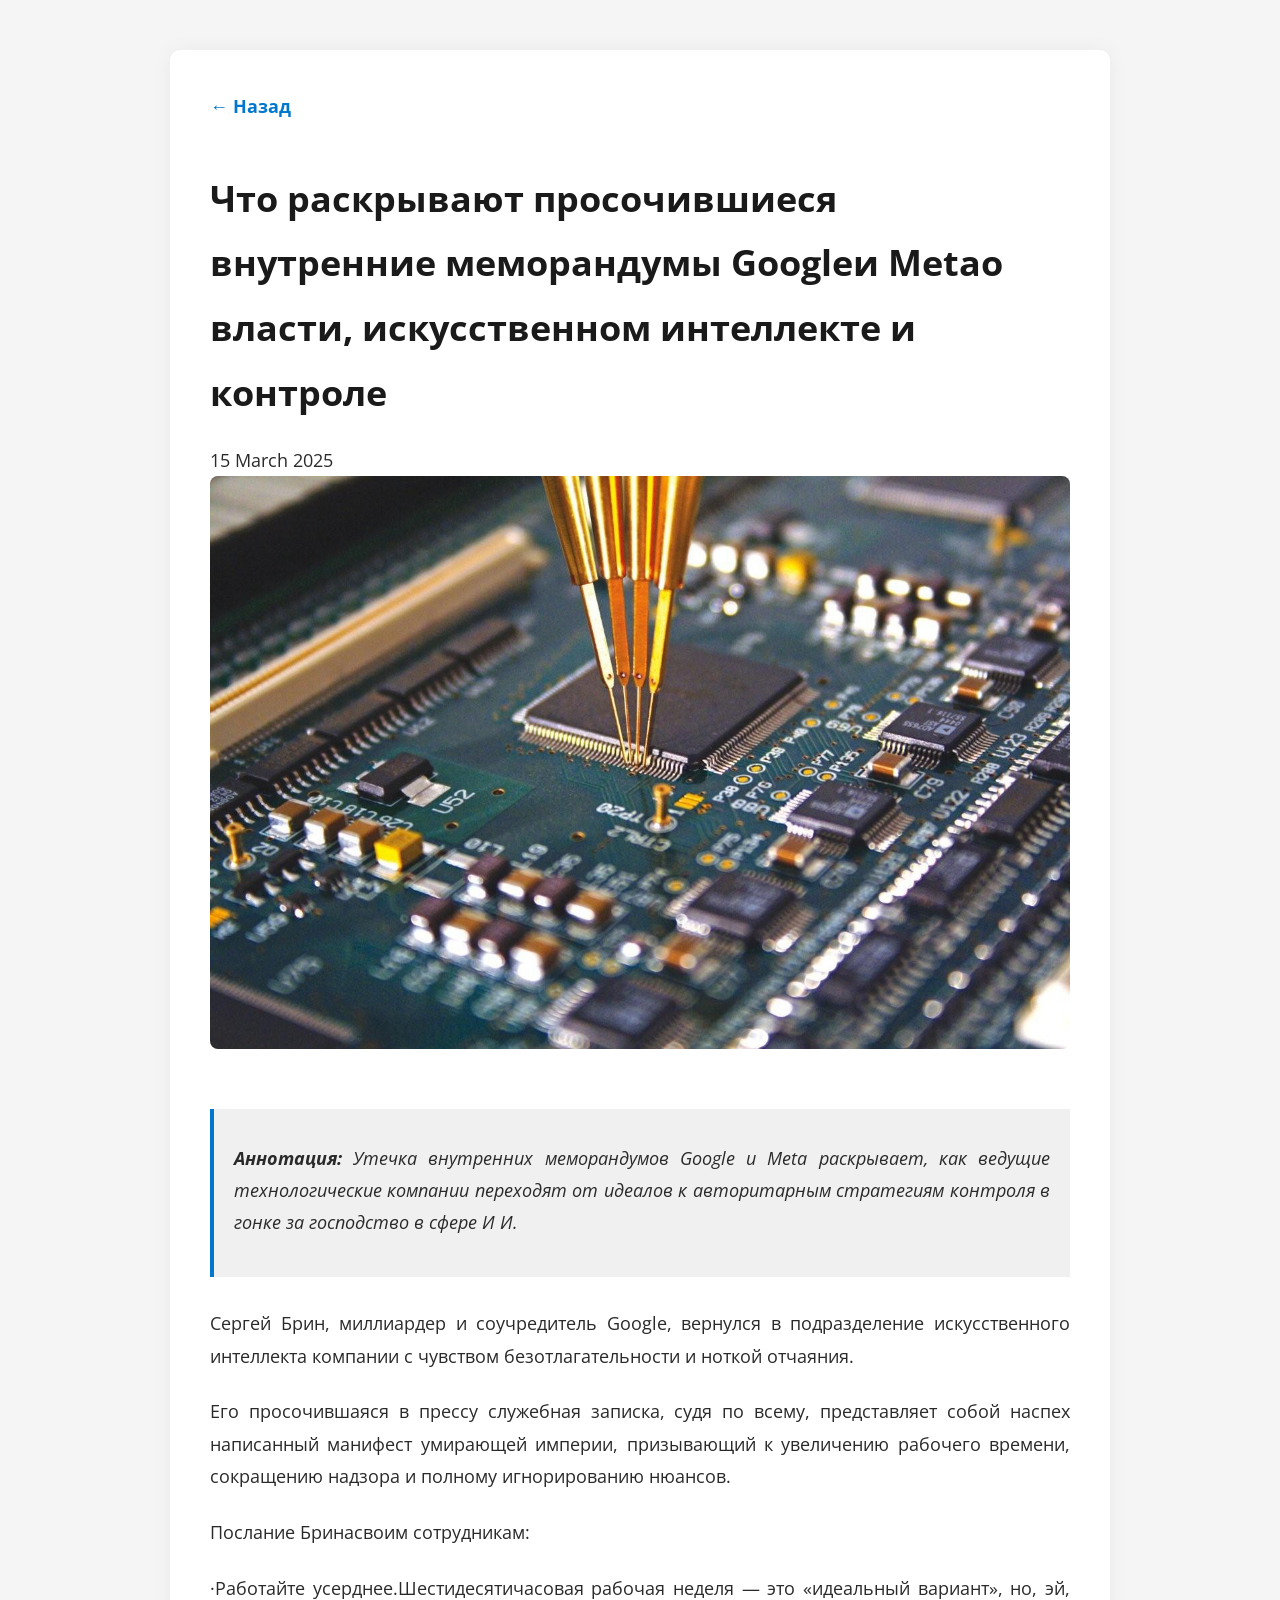
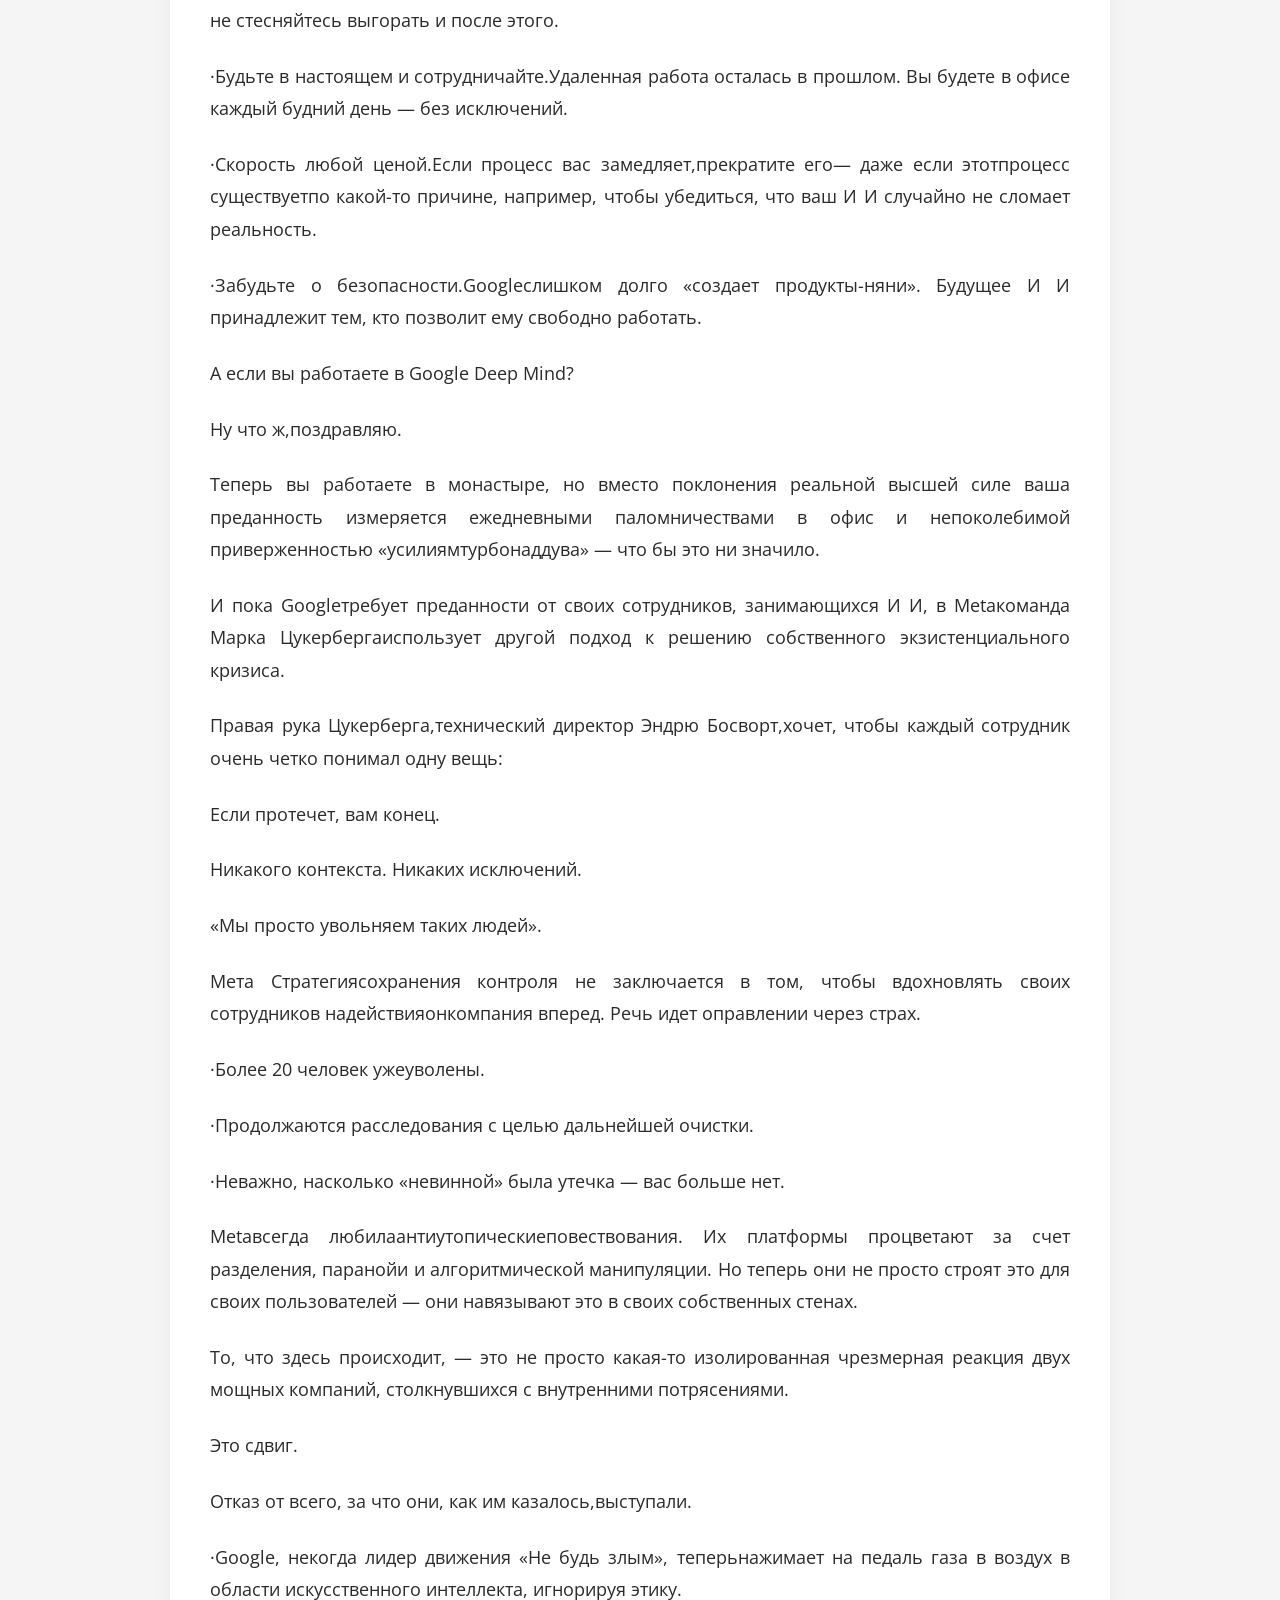
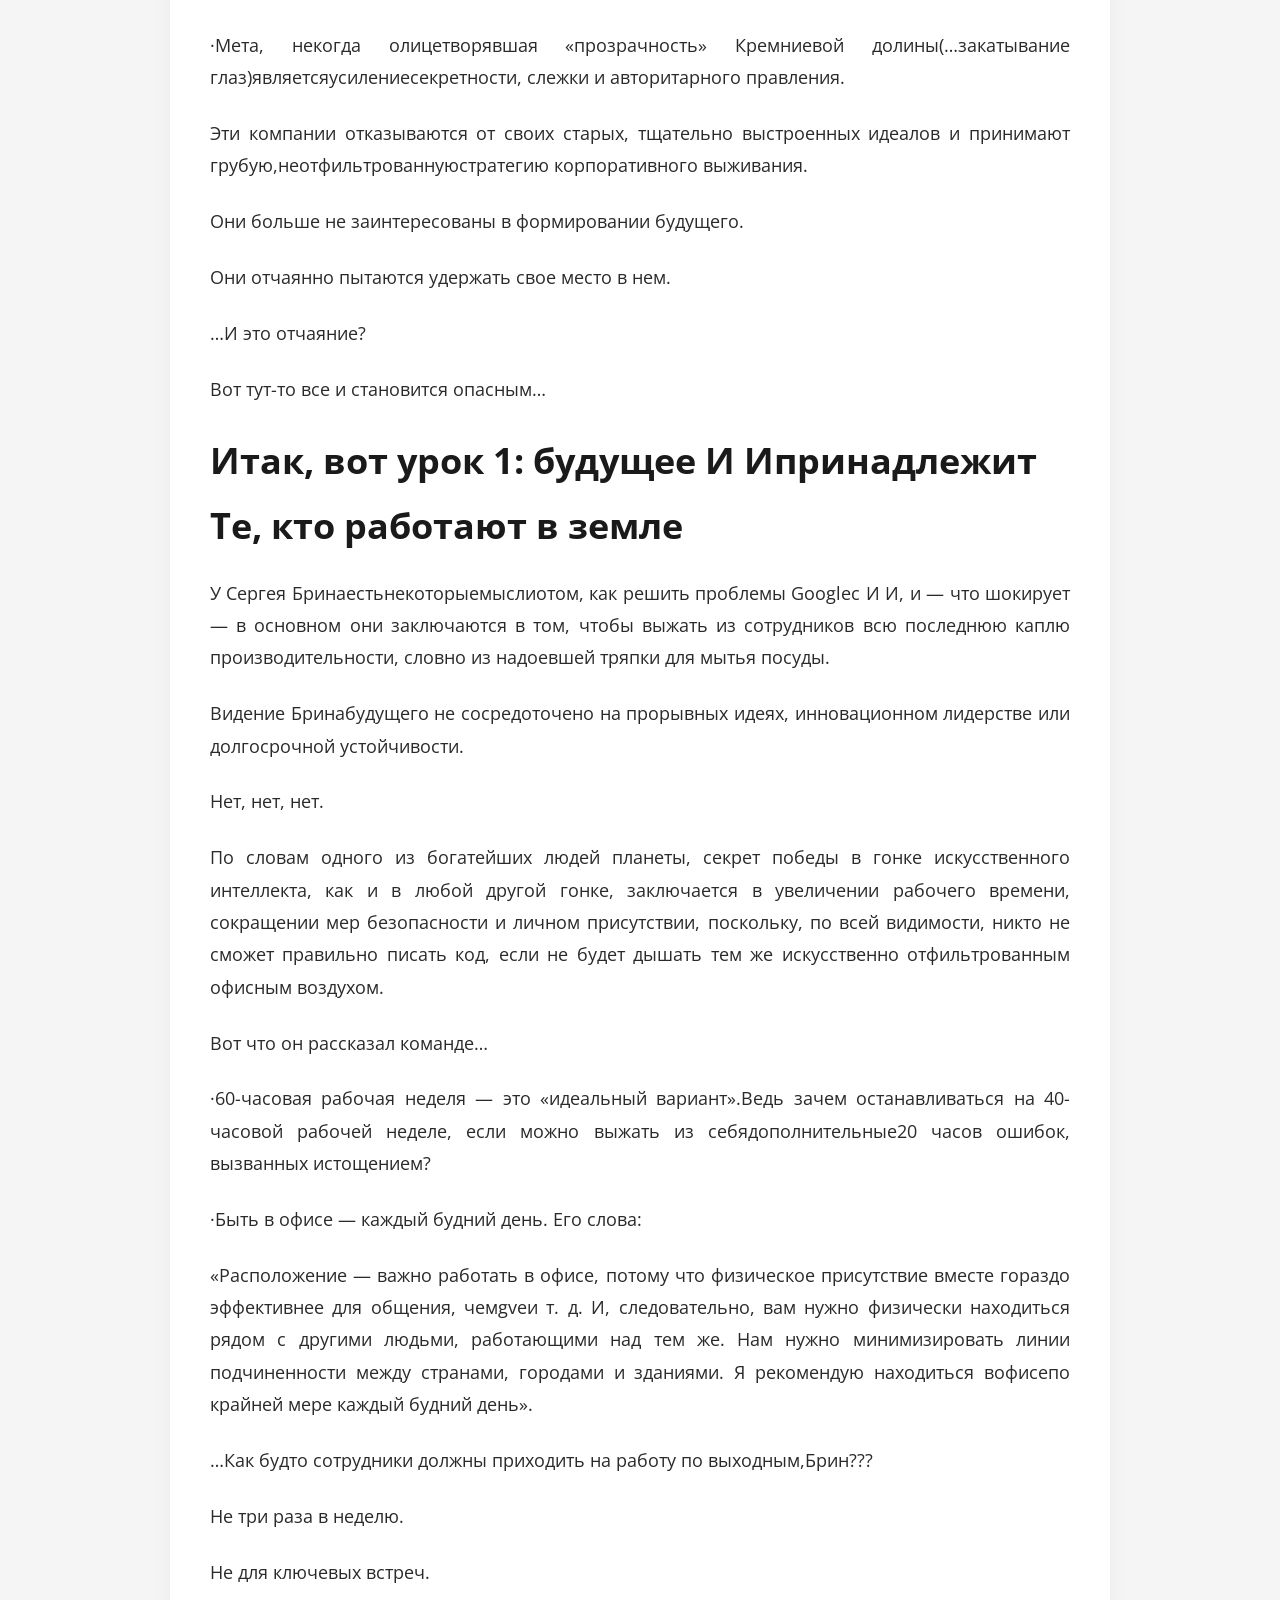
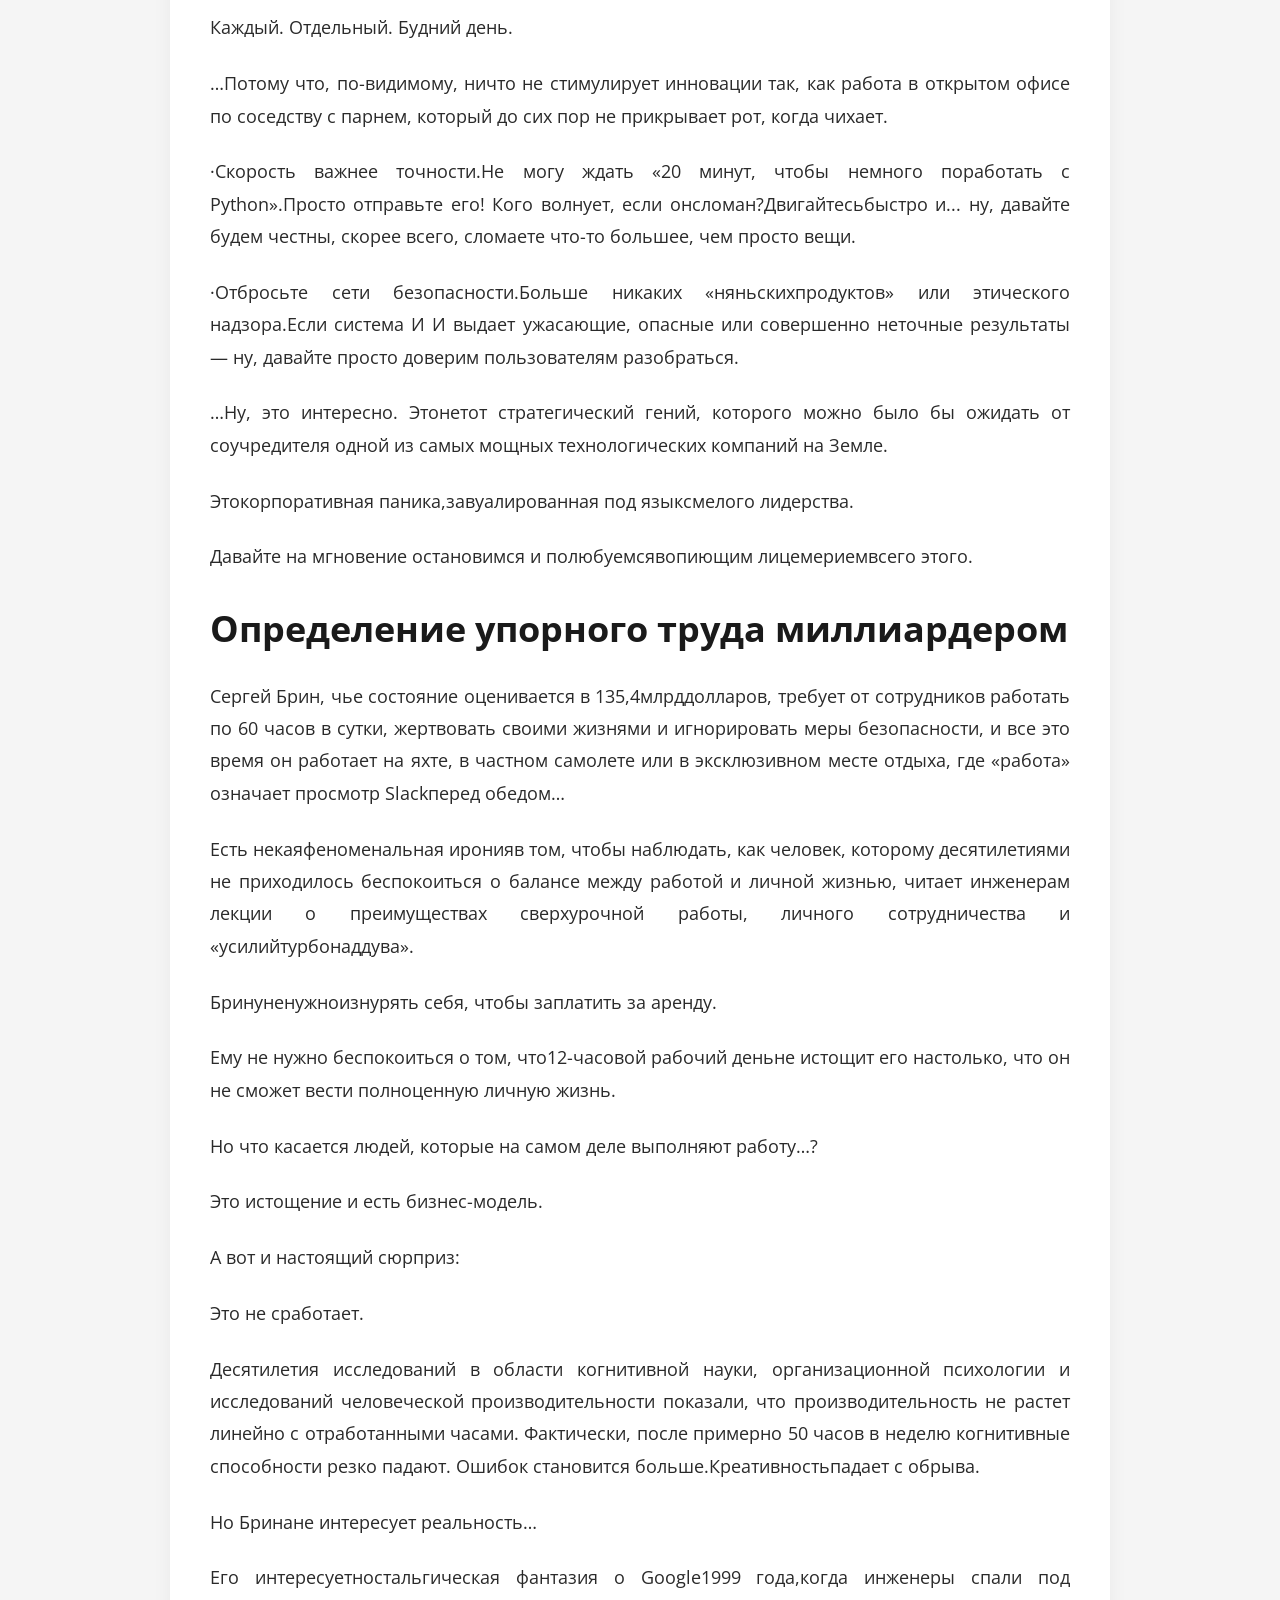
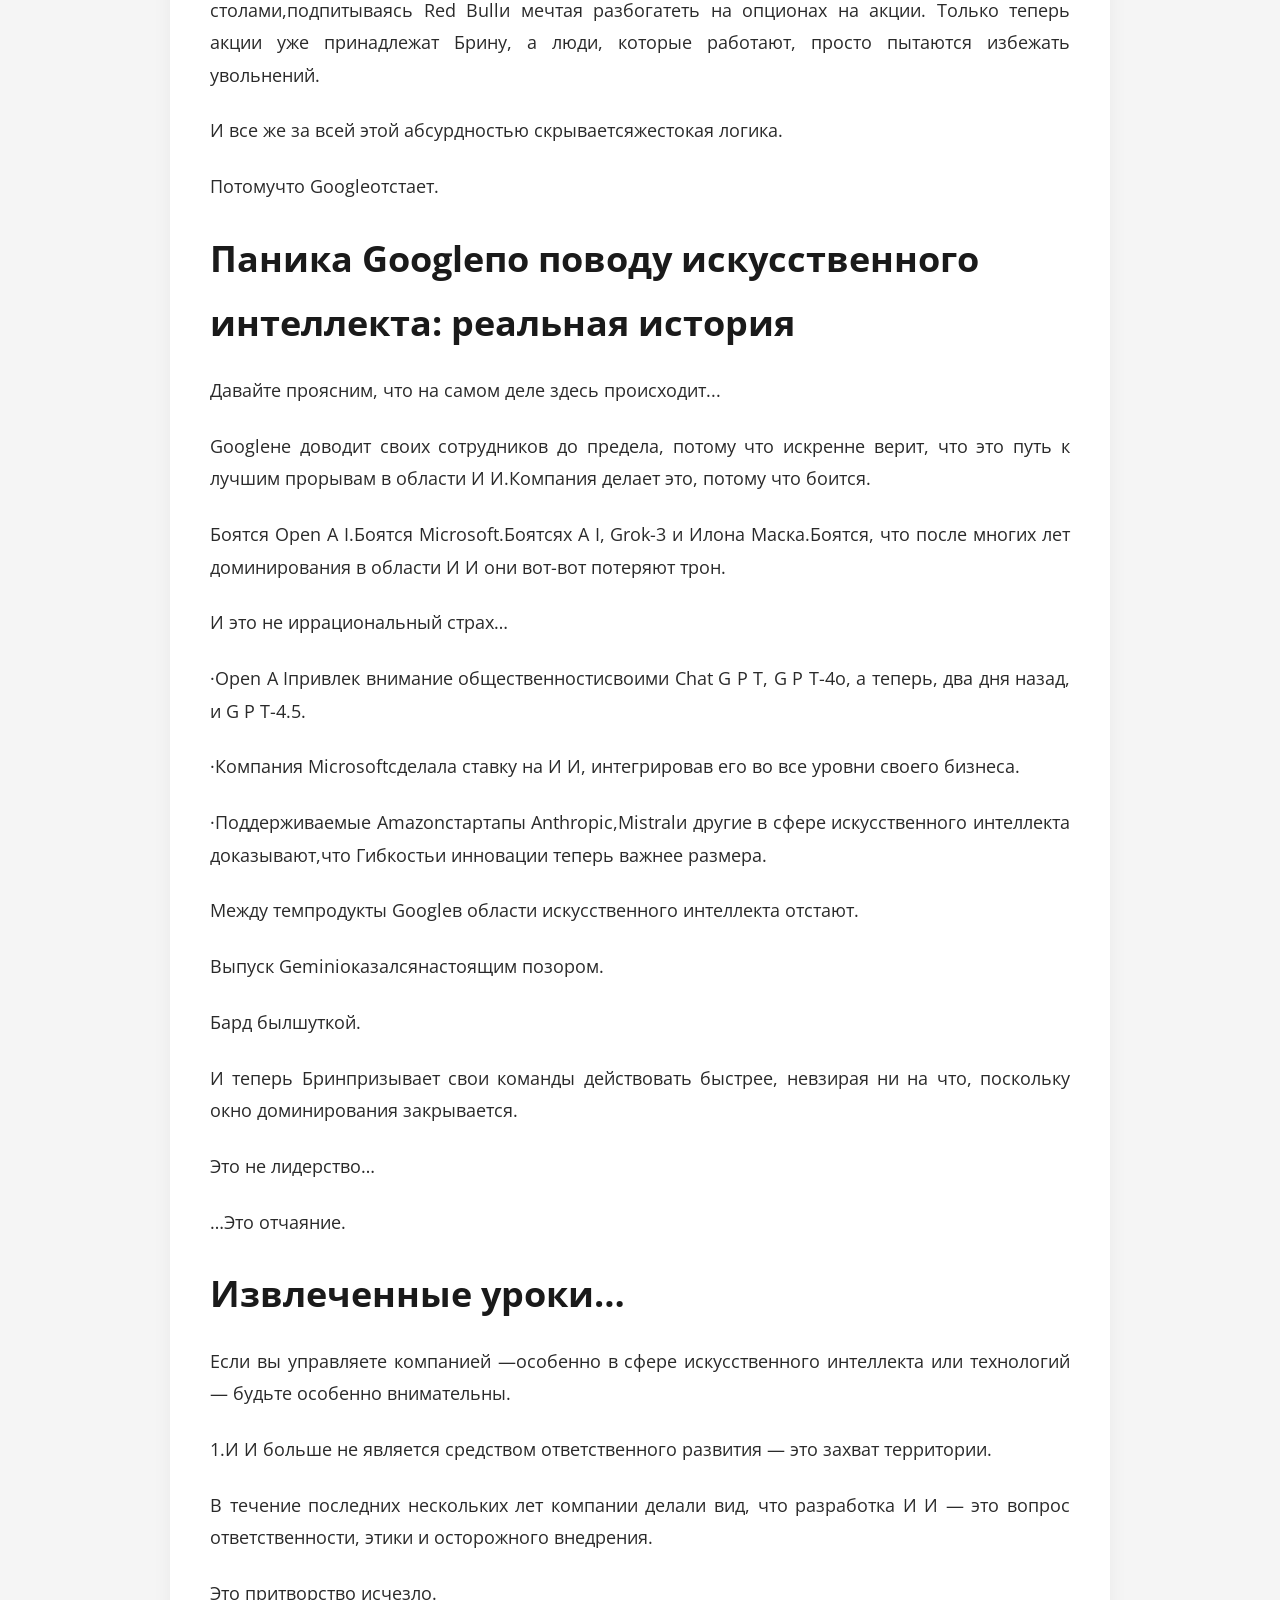
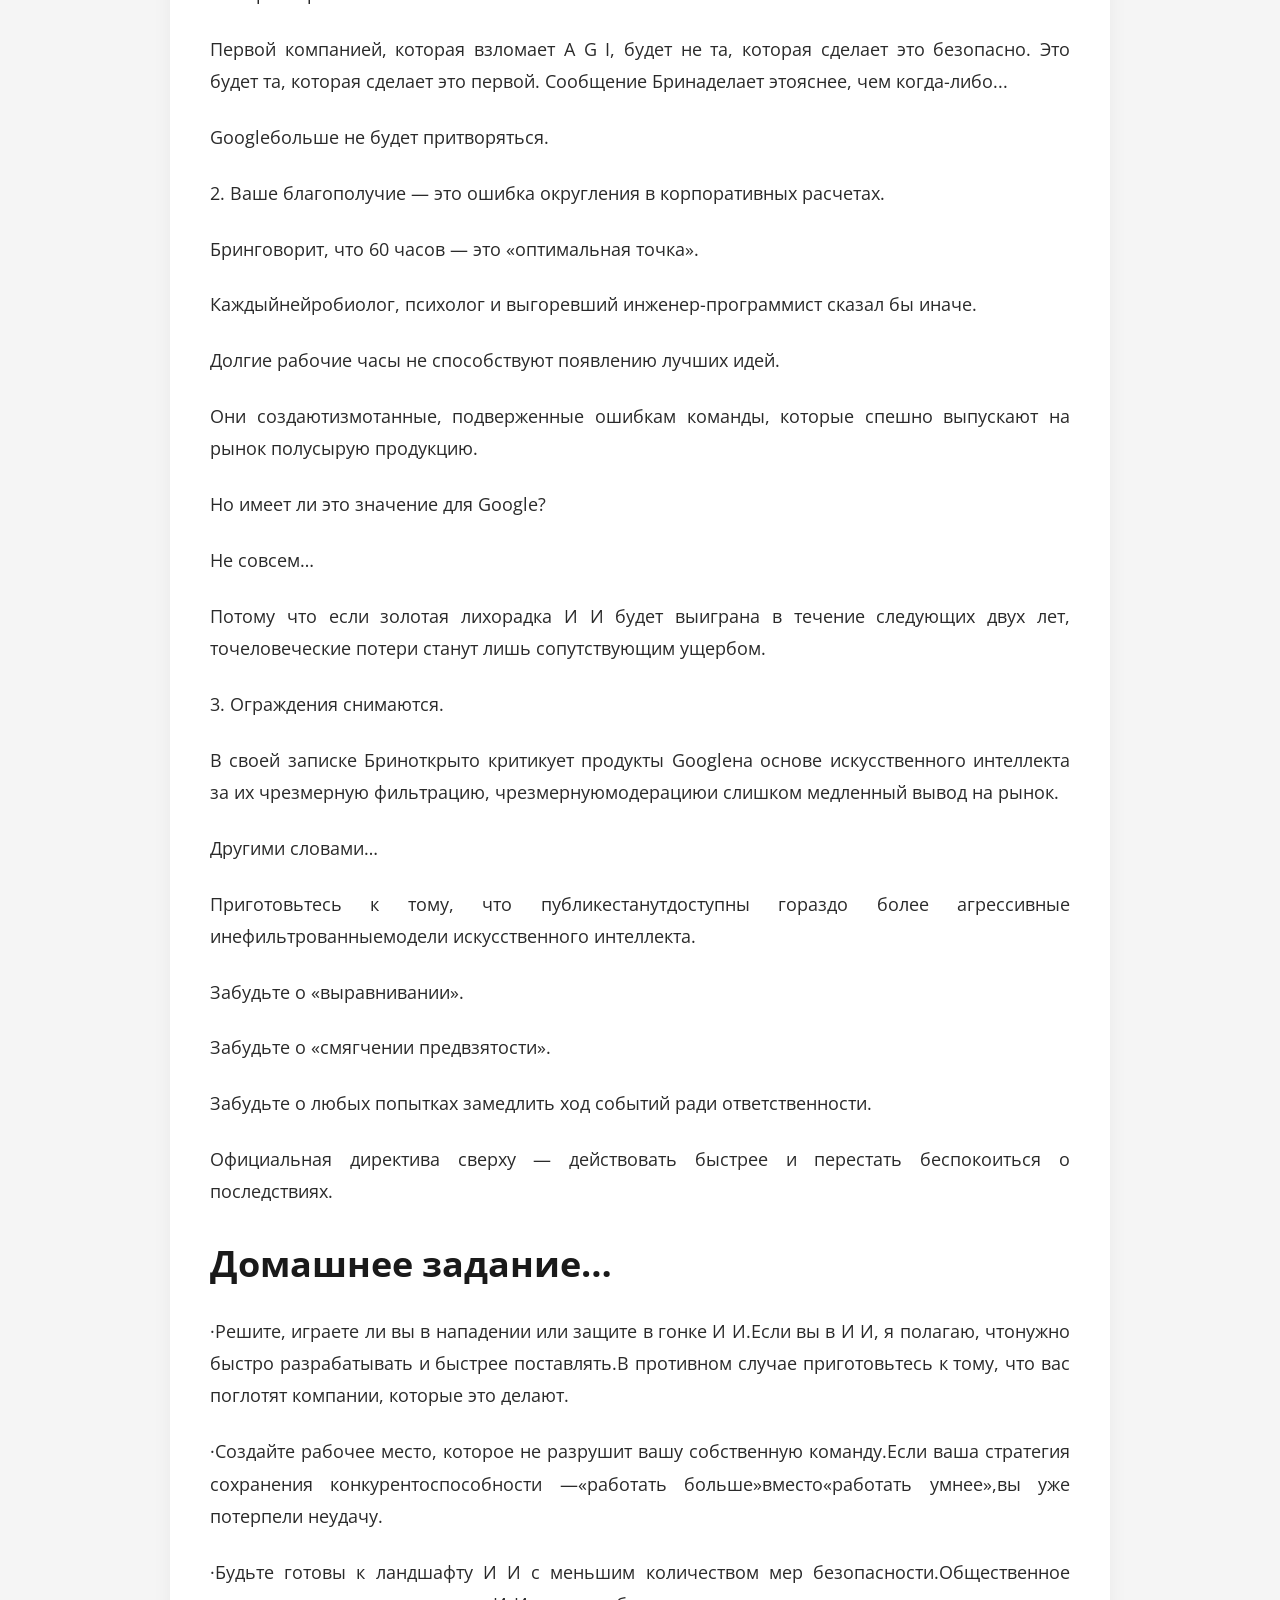
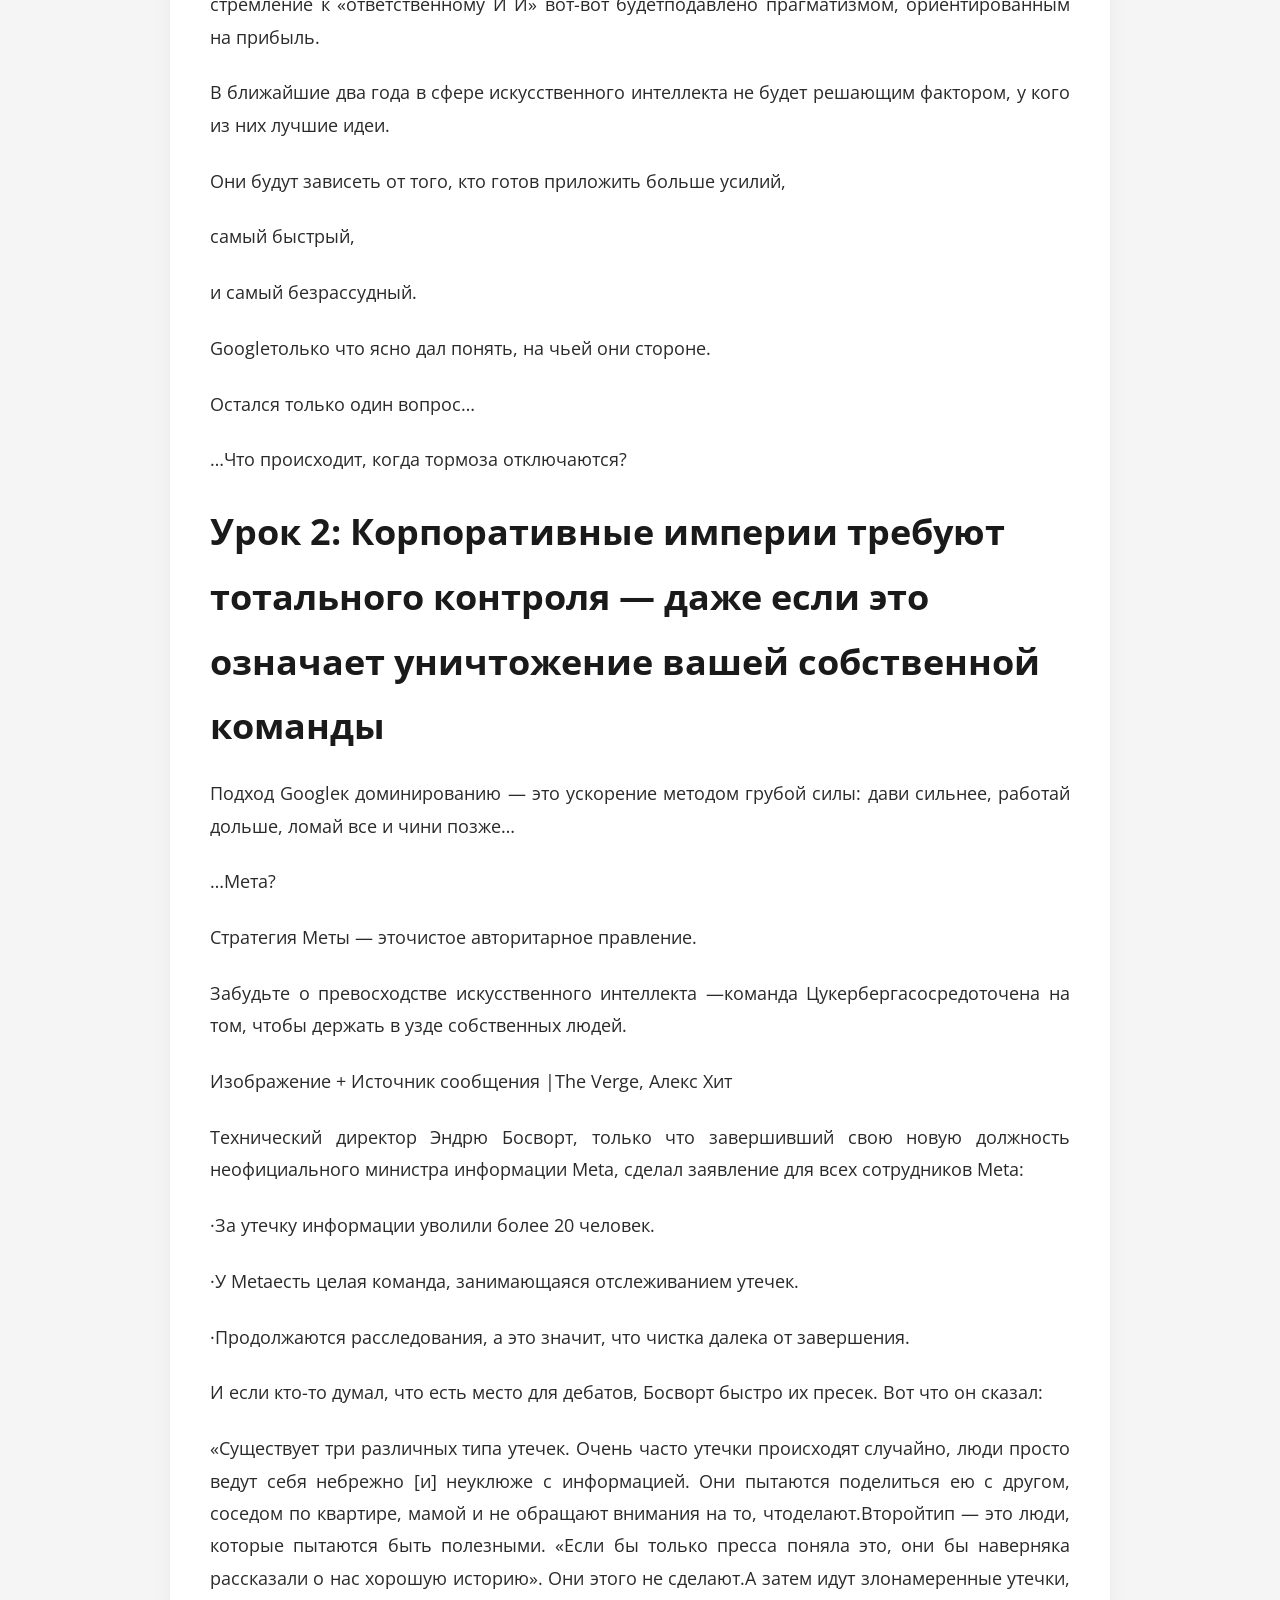
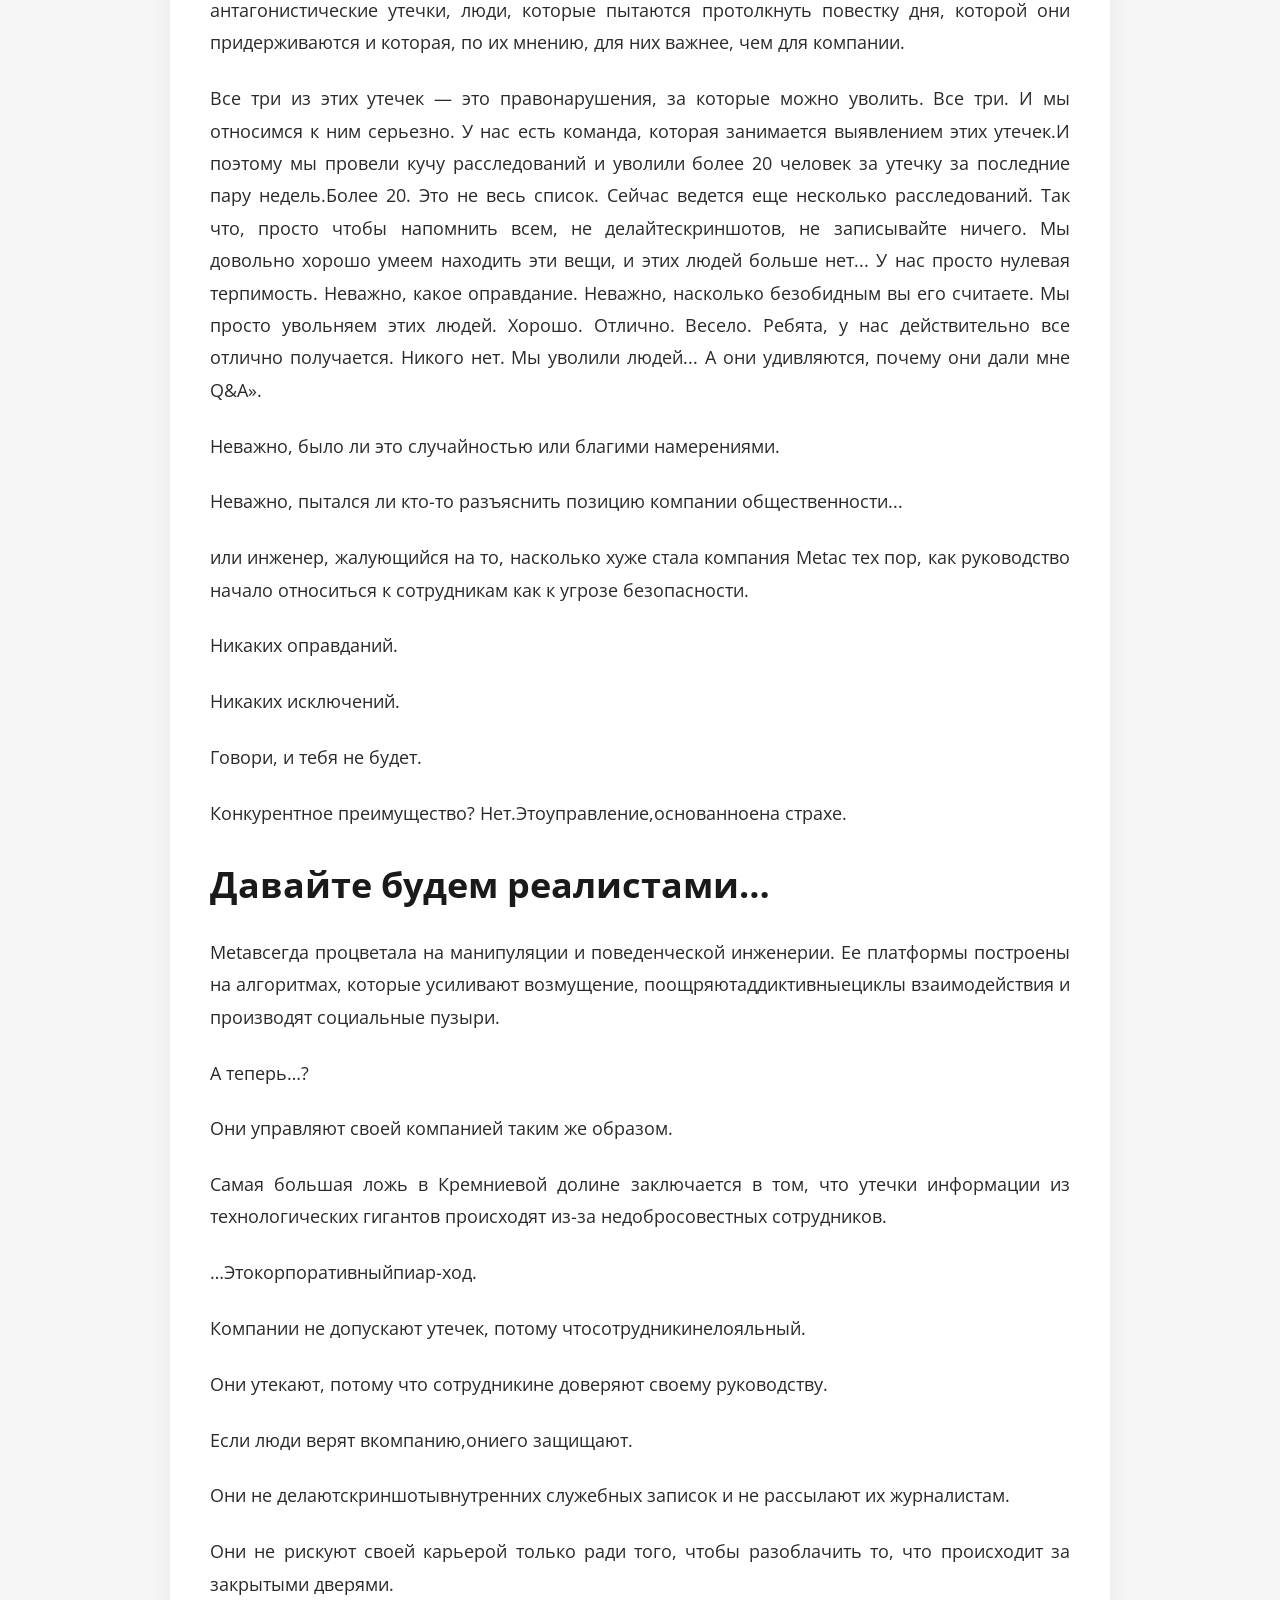
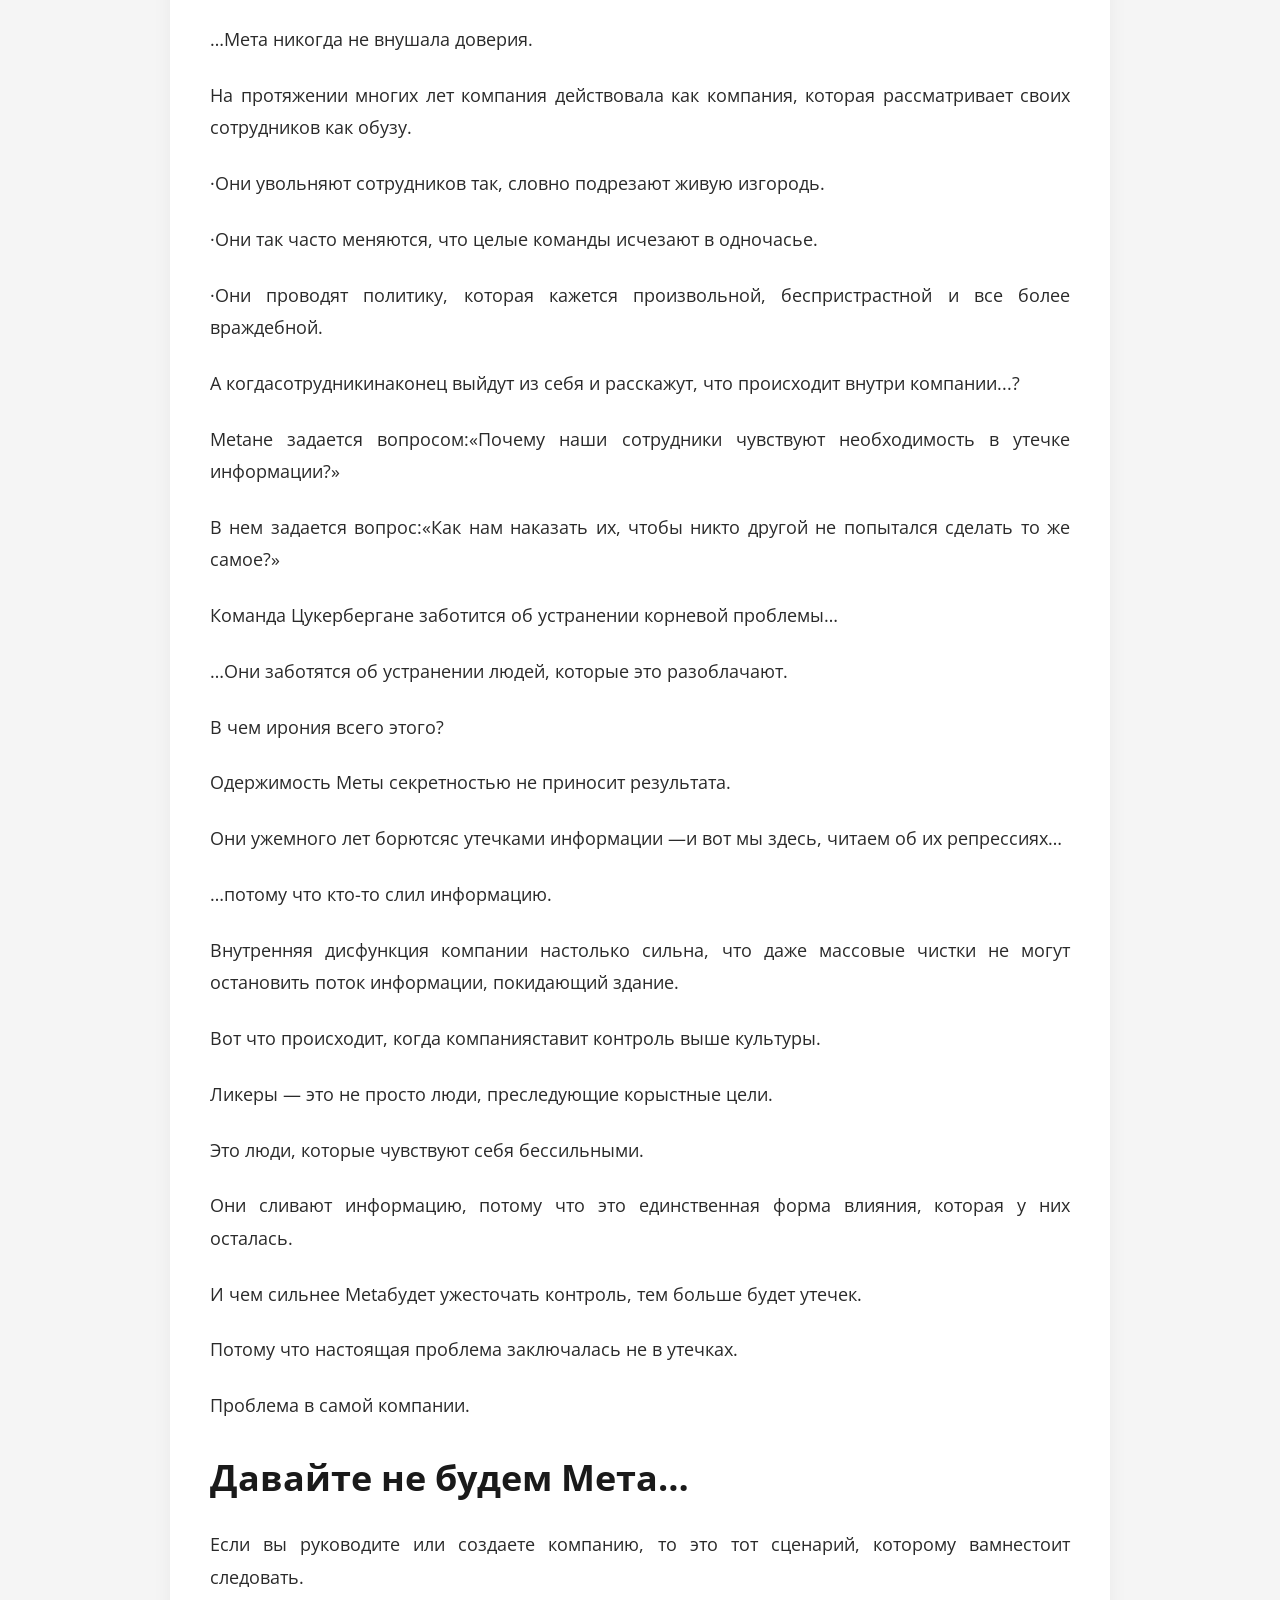
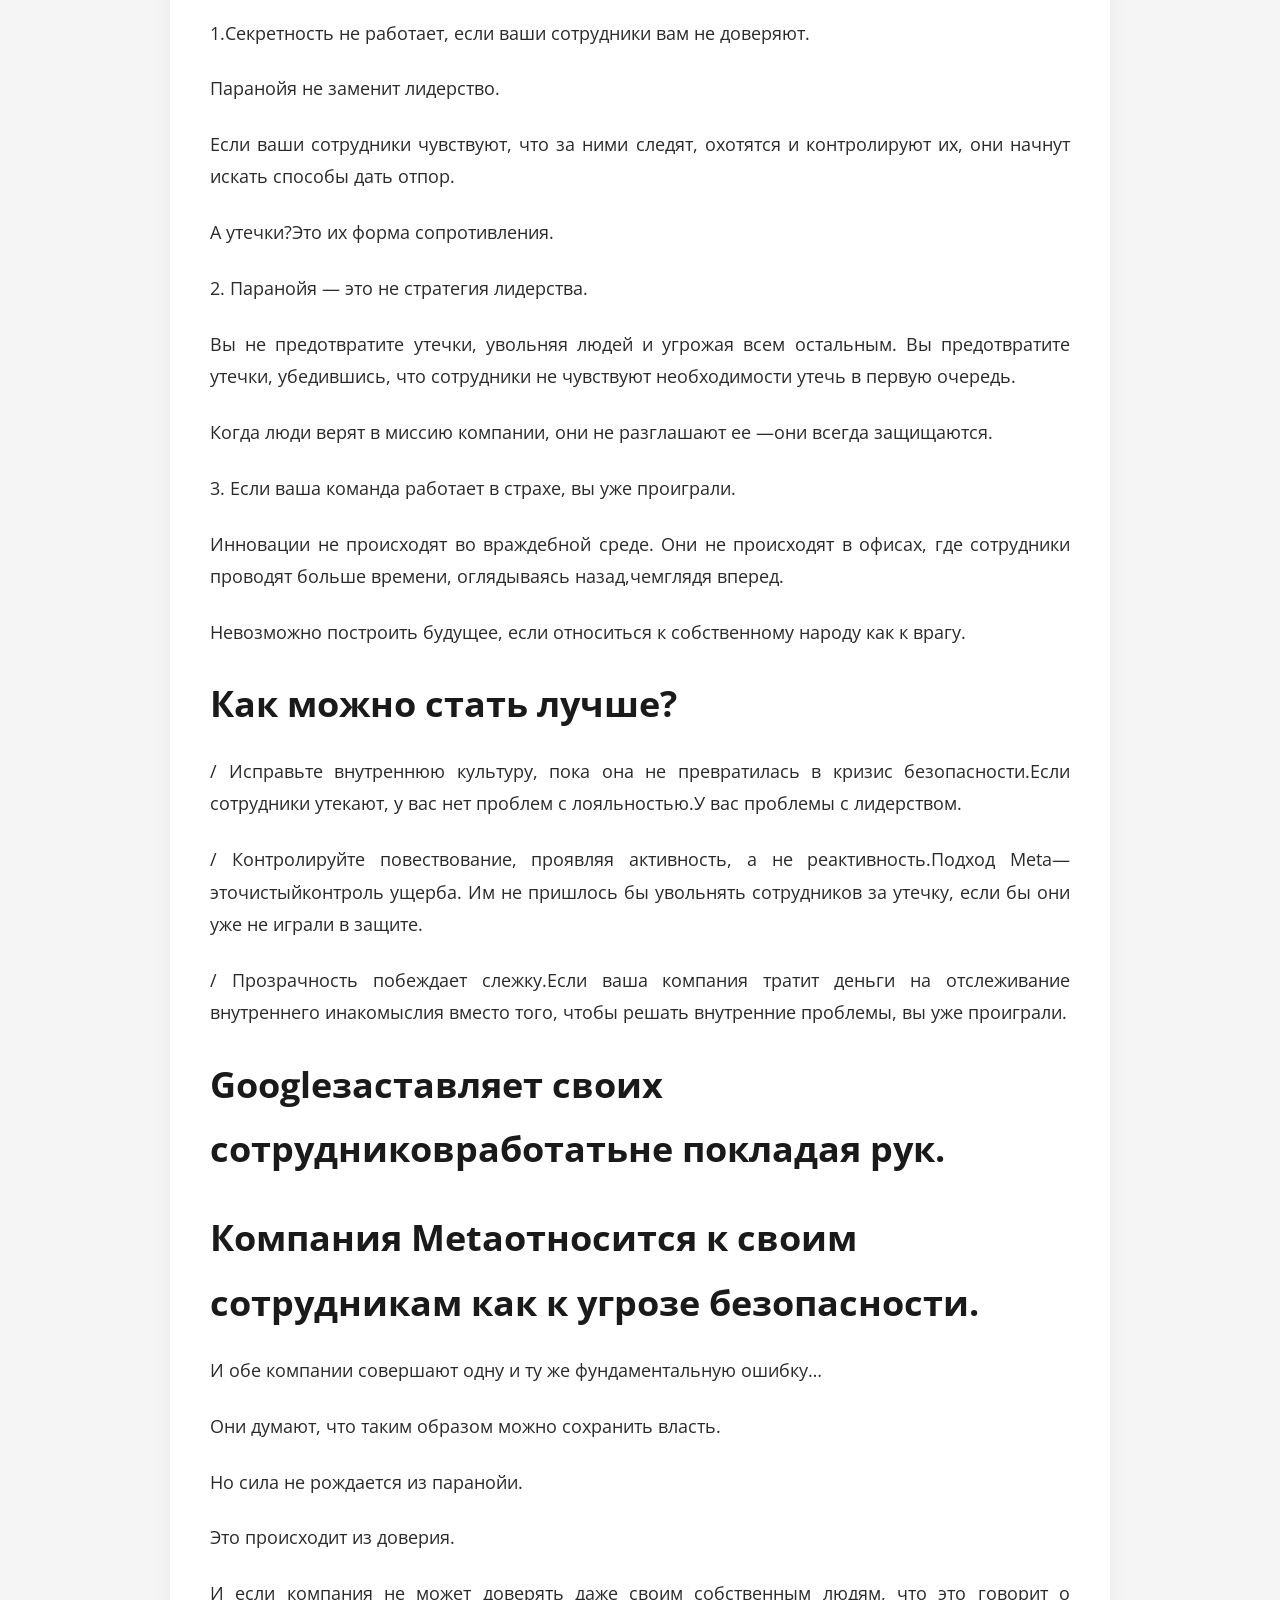
<file: article3.html>
<!DOCTYPE html>
<html lang="ru">
<head>

  <meta name="description" content="ИИ, корпорации Google и Meta, власть и цифровой контроль: философия и технологии будущего.">
  <meta name="keywords" content="ИИ, Google, Meta, контроль, цифровая власть, технологии, философия">


  <meta charset="UTF-8">
  <title>Google и Meta: Власть, ИИ и контроль</title>
  <link href="https://fonts.googleapis.com/css2?family=Open+Sans&display=swap" rel="stylesheet">
  <style>
    body {
      font-family: 'Open Sans', sans-serif;
      background: #f5f5f5;
      margin: 0;
      padding: 0;
      color: #2a2a2a;
      line-height: 1.8;
      font-size: 18px;
    }
    .content-wrapper {
      max-width: 860px;
      margin: 50px auto;
      padding: 40px;
      background-color: #fff;
      border-radius: 10px;
      box-shadow: 0 0 20px rgba(0,0,0,0.05);
    }
    .annotation {
      background-color: #f0f0f0;
      border-left: 4px solid #0077cc;
      padding: 15px 20px;
      margin-bottom: 30px;
      font-style: italic;
    }
    h1 {
      font-size: 2em;
      margin-bottom: 0.5em;
      color: #1a1a1a;
    }
    h2 {
      font-size: 1.4em;
      margin-top: 1.5em;
      color: #0077cc;
    }
    p {
      margin-bottom: 1.3em;
      text-align: justify;
    }
    blockquote {
      border-left: 4px solid #ccc;
      margin: 1.5em 0;
      padding: 0.5em 1em;
      background-color: #f9f9f9;
      font-style: italic;
      color: #555;
    }
    .header-image {
      width: 100%;
      border-radius: 8px;
      margin-bottom: 30px;
    }
  </style>
</head>
<body>

<section class="seo-block" style="position:absolute; left:-9999px;">
  <h1>ИИ, власть и цифровой контроль</h1>
  <p>Анализ влияния крупных ИТ-корпораций на развитие ИИ, этические вызовы, меморандумы Meta и Google, а также философия техноконтроля в будущем мире.</p>
</section>

<body>
<!-- Yandex.Metrika counter -->
<script type="text/javascript" >
   (function(m,e,t,r,i,k,a){m[i]=m[i]||function(){(m[i].a=m[i].a||[]).push(arguments)};
   m[i].l=1*new Date();
   for (var j = 0; j < document.scripts.length; j++) {if (document.scripts[j].src === r) { return; }}
   k=e.createElement(t),a=e.getElementsByTagName(t)[0],k.async=1,k.src=r,a.parentNode.insertBefore(k,a)})
   (window, document, "script", "https://mc.yandex.ru/metrika/tag.js", "ym");

   ym(98195976, "init", {
        clickmap:true,
        trackLinks:true,
        accurateTrackBounce:true
   });
</script>
<noscript><div><img src="https://mc.yandex.ru/watch/98195976" style="position:absolute; left:-9999px;" alt="" /></div></noscript>
<!-- /Yandex.Metrika counter -->
</body>


  <div class="content-wrapper">
<a href="blog.html" style="display:inline-block; margin-bottom: 20px; font-weight: bold; color: #0077cc; text-decoration: none;">← Назад</a>
<h1>Что раскрывают
просочившиеся внутренние меморандумы Googleи Metaо власти, искусственном интеллекте и контроле</h1></h1><div class="date">15 March 2025</div>
<img src="index_files/image12.jpeg" alt="Обложка" class="header-image">
<div style="text-align:right; color:#888; font-size: 0.9em; margin-bottom: 20px;">
  
</div>
<div class="annotation">
<p><strong>Аннотация:</strong> Утечка внутренних меморандумов Google и Meta раскрывает, как ведущие технологические компании переходят от идеалов к авторитарным стратегиям контроля в гонке за господство в сфере И И.</p>
</div>
<p>Сергей Брин, миллиардер и соучредитель Google,
вернулся в подразделение искусственного интеллекта компании с чувством
безотлагательности и ноткой отчаяния.</p>
<p>Его просочившаяся в прессу
служебная записка, судя по всему, представляет собой наспех написанный манифест
умирающей империи, призывающий к увеличению рабочего времени, сокращению
надзора и полному игнорированию нюансов.</p>
<p>Послание Бринасвоим сотрудникам:</p>
<p>·Работайте
усерднее.Шестидесятичасовая рабочая неделя —
это «идеальный вариант», но, эй, не стесняйтесь выгорать и после этого.</p>
<p>·Будьте
в настоящем и сотрудничайте.Удаленная работа
осталась в прошлом. Вы будете в офисе каждый будний день — без исключений.</p>
<p>·Скорость
любой ценой.Если процесс вас замедляет,прекратите его—
даже если этотпроцесс существуетпо какой-то причине,
например, чтобы убедиться, что ваш И И случайно не сломает реальность.</p>
<p>·Забудьте
о безопасности.Googleслишком долго «создает продукты-няни». Будущее И И принадлежит тем, кто позволит
ему свободно работать.</p>
<p>А если вы работаете в Google Deep Mind?</p>
<p>Ну что ж,поздравляю.</p>
<p>Теперь вы работаете в монастыре,
но вместо поклонения реальной высшей силе ваша преданность измеряется
ежедневными паломничествами в офис и непоколебимой приверженностью «усилиямтурбонаддува» — что бы это ни значило.</p>
<p>И пока Googleтребует преданности от своих сотрудников, занимающихся И И, в Metaкоманда Марка Цукербергаиспользует другой подход к решению собственного экзистенциального кризиса.</p>
<p>Правая рука Цукерберга,технический
директор Эндрю Босворт,хочет, чтобы
каждый сотрудник очень четко понимал одну вещь:</p>
<p>Если протечет, вам конец.</p>
<p>Никакого контекста. Никаких
исключений.</p>
<p>«Мы просто увольняем
таких людей».</p>
<p>Мета Стратегиясохранения контроля не заключается в том, чтобы вдохновлять своих сотрудников
надействияонкомпания вперед. Речь идет оправлении через
страх.</p>
<p>·Более
20 человек ужеуволены.</p>
<p>·Продолжаются
расследования с целью дальнейшей очистки.</p>
<p>·Неважно,
насколько «невинной» была утечка — вас больше нет.</p>
<p>Metaвсегда любилаантиутопическиеповествования. Их
платформы процветают за счет разделения, паранойи и алгоритмической
манипуляции. Но теперь они не просто строят это для своих пользователей — они
навязывают это в своих собственных стенах.</p>
<p>То, что здесь происходит, — это не
просто какая-то изолированная чрезмерная реакция двух мощных компаний,
столкнувшихся с внутренними потрясениями.</p>
<p>Это сдвиг.</p>
<p>Отказ от всего, за что они, как им
казалось,выступали.</p>
<p>·Google,
некогда лидер движения «Не будь злым», теперьнажимает на педаль газа в воздух в области
искусственного интеллекта, игнорируя этику.</p>
<p>·Мета,
некогда олицетворявшая «прозрачность» Кремниевой долины(…закатывание глаз)являетсяусилениесекретности, слежки и авторитарного правления.</p>
<p>Эти компании отказываются от своих
старых, тщательно выстроенных идеалов и принимают грубую,неотфильтрованнуюстратегию корпоративного выживания.</p>
<p>Они больше не заинтересованы в
формировании будущего.</p>
<p>Они
отчаянно пытаются удержать свое место в нем.</p>
<p>…И это отчаяние?</p>
<p>Вот
тут-то все и становится опасным…</p>
<h1>Итак, вот урок 1: будущее И Ипринадлежит Те,
кто работают в земле</h1>
<p>У
Сергея Бринаестьнекоторыемыслиотом, как решить проблемы Googleс И И, и — что
шокирует — в основном они заключаются в том, чтобы выжать из сотрудников всю
последнюю каплю производительности, словно из надоевшей тряпки для мытья посуды.</p>
<p>Видение Бринабудущего не сосредоточено на прорывных идеях, инновационном лидерстве или
долгосрочной устойчивости.</p>
<p>Нет, нет, нет.</p>
<p>По словам одного из богатейших
людей планеты, секрет победы в гонке искусственного интеллекта, как и в любой
другой гонке, заключается в увеличении рабочего времени, сокращении мер
безопасности и личном присутствии, поскольку, по всей видимости, никто не
сможет правильно писать код, если не будет дышать тем же искусственно
отфильтрованным офисным воздухом.</p>
<p>Вот что он рассказал команде…</p>
<p>·60-часовая
рабочая неделя — это «идеальный вариант».Ведь зачем останавливаться на 40-часовой
рабочей неделе, если можно выжать из себядополнительные20 часов ошибок, вызванных истощением?</p>
<p>·Быть
в офисе — каждый будний день. Его слова:</p>
<p>«Расположение
— важно работать в офисе, потому что физическое присутствие вместе гораздо
эффективнее для общения, чемgveи т. д. И,
следовательно, вам нужно физически находиться рядом с другими людьми,
работающими над тем же. Нам нужно минимизировать линии подчиненности между
странами, городами и зданиями. Я рекомендую находиться вофисепо крайней мере каждый будний день».</p>
<p>…Как будто сотрудники должны
приходить на работу по выходным,Брин???</p>
<p>Не три раза в неделю.</p>
<p>Не для ключевых встреч.</p>
<p>Каждый.
Отдельный. Будний день.</p>
<p>…Потому что, по-видимому, ничто не
стимулирует инновации так, как работа в открытом офисе по соседству с парнем,
который до сих пор не прикрывает рот, когда чихает.</p>
<p>·Скорость
важнее точности.Не
могу ждать «20 минут, чтобы немного поработать с Python».Просто
отправьте его! Кого волнует, если онсломан?Двигайтесьбыстро и... ну, давайте будем
честны, скорее всего, сломаете что-то большее, чем просто вещи.</p>
<p>·Отбросьте
сети безопасности.Больше никаких «няньскихпродуктов» или этического надзора.Если система И И
выдает ужасающие, опасные или совершенно неточные результаты — ну, давайте
просто доверим пользователям разобраться.</p>
<p>…Ну, это интересно. Этонетот
стратегический гений, которого можно было бы ожидать от соучредителя одной из
самых мощных технологических компаний на Земле.</p>
<p>Этокорпоративная паника,завуалированная под языксмелого лидерства.</p>
<p>Давайте на мгновение остановимся и
полюбуемсявопиющим лицемериемвсего этого.</p>
<h1>Определение упорного труда миллиардером</h1>
<p>Сергей Брин,
чье состояние оценивается в 135,4млрддолларов, требует от сотрудников работать по 60 часов в сутки, жертвовать
своими жизнями и игнорировать меры безопасности, и все это время он работает на
яхте, в частном самолете или в эксклюзивном месте отдыха, где «работа» означает
просмотр Slackперед обедом…</p>
<p>Есть некаяфеноменальная
иронияв том, чтобы наблюдать, как человек, которому
десятилетиями не приходилось беспокоиться о балансе между работой и личной
жизнью, читает инженерам лекции о преимуществах сверхурочной работы, личного сотрудничества
и «усилийтурбонаддува».</p>
<p>Бринуненужноизнурять
себя, чтобы заплатить за аренду.</p>
<p>Ему не нужно беспокоиться о том,
что12-часовой
рабочий деньне истощит его настолько, что он не сможет вести
полноценную личную жизнь.</p>
<p>Но что касается людей, которые на
самом деле выполняют работу…?</p>
<p>Это
истощение и есть бизнес-модель.</p>
<p>А вот и настоящий сюрприз:</p>
<p>Это
не сработает.</p>
<p>Десятилетия
исследований в области когнитивной науки, организационной психологии и
исследований человеческой производительности показали, что производительность
не растет линейно с отработанными часами. Фактически, после примерно 50 часов в
неделю когнитивные способности резко падают. Ошибок становится больше.Креативностьпадает с обрыва.</p>
<p>Но Бринане интересует реальность…</p>
<p>Его интересуетностальгическая
фантазия о Google1999 года,когда инженеры спали под столами,подпитываясь Red Bullи мечтая разбогатеть на опционах на акции. Только
теперь акции уже принадлежат Брину, а люди, которые
работают, просто пытаются избежать увольнений.</p>
<p>И все же за всей этой абсурдностью
скрываетсяжестокая логика.</p>
<p>Потомучто Googleотстает.</p>
<h1>Паника Googleпо
поводу искусственного интеллекта: реальная история</h1>
<p>Давайте проясним, что на самом
деле здесь происходит...</p>
<p>Googleне доводит своих сотрудников до предела, потому что искренне верит, что это
путь к лучшим прорывам в области И И.Компания делает это, потому что боится.</p>
<p>Боятся Open A I.Боятся Microsoft.Боятсяx A I, Grok-3 и Илона Маска.Боятся, что после многих лет доминирования в области И И они вот-вот потеряют
трон.</p>
<p>И это не иррациональный страх…</p>
<p>·Open A Iпривлек внимание общественностисвоими Chat G P T, G P T-4o, а теперь, два дня назад, и G P T-4.5.</p>
<p>·Компания Microsoftсделала ставку на И И, интегрировав его во все уровни своего бизнеса.</p>
<p>·Поддерживаемые Amazonстартапы Anthropic,Mistralи другие в сфере искусственного интеллекта
доказывают,что Гибкостьи инновации теперь важнее размера.</p>
<p>Между темпродукты Googleв области искусственного интеллекта отстают.</p>
<p>Выпуск Geminiоказалсянастоящим позором.</p>
<p>Бард былшуткой.</p>
<p>И теперь Бринпризывает свои команды действовать быстрее, невзирая ни на что, поскольку окно
доминирования закрывается.</p>
<p>Это не лидерство…</p>
<p>…Это
отчаяние.</p>
<h1>Извлеченные уроки…</h1>
<p>Если вы управляете компанией —особенно в сфере
искусственного интеллекта или технологий — будьте особенно внимательны.</p>
<p>1.И И
больше не является средством ответственного развития — это захват территории.</p>
<p>В течение последних нескольких лет
компании делали вид, что разработка И И — это вопрос ответственности, этики и
осторожного внедрения.</p>
<p>Это
притворство исчезло.</p>
<p>Первой компанией, которая взломает
A G I, будет не та, которая сделает это безопасно. Это будет та, которая сделает
это первой. Сообщение Бринаделает этояснее, чем
когда-либо...</p>
<p>Googleбольше не будет притворяться.</p>
<p>2.
Ваше благополучие — это ошибка округления в корпоративных расчетах.</p>
<p>Бринговорит, что 60 часов — это «оптимальная точка».</p>
<p>Каждыйнейробиолог,
психолог и выгоревший инженер-программист сказал бы иначе.</p>
<p>Долгие рабочие часы не
способствуют появлению лучших идей.</p>
<p>Они создаютизмотанные,
подверженные ошибкам команды, которые спешно выпускают на рынок полусырую
продукцию.</p>
<p>Но имеет ли это значение для Google?</p>
<p>Не совсем…</p>
<p>Потому что если золотая лихорадка
И И будет выиграна в течение следующих двух лет, точеловеческие
потери станут лишь сопутствующим ущербом.</p>
<p>3.
Ограждения снимаются.</p>
<p>В своей записке Бриноткрыто критикует продукты Googleна основе искусственного интеллекта за их чрезмерную фильтрацию, чрезмернуюмодерациюи слишком медленный вывод на рынок.</p>
<p>Другими словами…</p>
<p>Приготовьтесь к тому, что публикестанутдоступны гораздо более агрессивные инефильтрованныемодели искусственного интеллекта.</p>
<p>Забудьте
о «выравнивании».</p>
<p>Забудьте о «смягчении
предвзятости».</p>
<p>Забудьте о любых попытках
замедлить ход событий ради ответственности.</p>
<p>Официальная директива сверху —
действовать быстрее и перестать беспокоиться о последствиях.</p>
<h1>Домашнее задание…</h1>
<p>·Решите,
играете ли вы в нападении или защите в гонке И И.Если
вы в И И, я полагаю, чтонужно быстро разрабатывать и быстрее поставлять.В
противном случае приготовьтесь к тому, что вас поглотят компании, которые это
делают.</p>
<p>·Создайте
рабочее место, которое не разрушит вашу собственную команду.Если
ваша стратегия сохранения конкурентоспособности —«работать больше»вместо«работать умнее»,вы уже
потерпели неудачу.</p>
<p>·Будьте
готовы к ландшафту И И с меньшим количеством мер безопасности.Общественное
стремление к «ответственному И И» вот-вот будетподавлено
прагматизмом, ориентированным на прибыль.</p>
<p>В ближайшие два года в сфере
искусственного интеллекта не будет решающим фактором, у кого из них лучшие
идеи.</p>
<p>Они будут зависеть от того, кто
готов приложить больше усилий,</p>
<p>самый быстрый,</p>
<p>и самый безрассудный.</p>
<p>Googleтолько что ясно дал понять, на чьей они стороне.</p>
<p>Остался только один вопрос…</p>
<p>…Что
происходит, когда тормоза отключаются?</p>
<h1>Урок 2: Корпоративные империи требуют
тотального контроля — даже если это означает уничтожение вашей собственной
команды</h1>
<p>Подход Googleк доминированию — это ускорение методом грубой силы: дави сильнее, работай
дольше, ломай все и чини позже…</p>
<p>…Мета?</p>
<p>Стратегия Меты — эточистое
авторитарное правление.</p>
<p>Забудьте о превосходстве
искусственного интеллекта —команда Цукербергасосредоточена на том, чтобы держать в узде собственных людей.</p>
<p>Изображение
+ Источник сообщения |The Verge,
Алекс Хит</p>
<p>Технический
директор Эндрю Босворт, только что завершивший свою новую должность
неофициального министра информации Meta, сделал заявление для всех сотрудников Meta:</p>
<p>·За
утечку информации уволили более 20 человек.</p>
<p>·У Metaесть целая команда, занимающаяся отслеживанием
утечек.</p>
<p>·Продолжаются
расследования, а это значит, что чистка далека от завершения.</p>
<p>И если кто-то думал, что есть
место для дебатов, Босворт быстро их пресек. Вот что он сказал:</p>
<p>«Существует
три различных типа утечек. Очень часто утечки происходят случайно, люди просто
ведут себя небрежно [и] неуклюже с информацией. Они пытаются поделиться ею с
другом, соседом по квартире, мамой и не обращают внимания на то, чтоделают.Второйтип — это люди, которые пытаются быть полезными. «Если бы только пресса поняла
это, они бы наверняка рассказали о нас хорошую историю». Они этого не сделают.А затем идут злонамеренные утечки, антагонистические утечки, люди,
которые пытаются протолкнуть повестку дня, которой они придерживаются и
которая, по их мнению, для них важнее, чем для компании.</p>
<p>Все
три из этих утечек — это правонарушения, за которые можно уволить. Все три. И
мы относимся к ним серьезно. У нас есть команда, которая занимается выявлением
этих утечек.И поэтому мы провели кучу расследований и
уволили более 20 человек за утечку за последние пару недель.Более 20.
Это не весь список. Сейчас ведется еще несколько расследований. Так что, просто
чтобы напомнить всем, не делайтескриншотов, не
записывайте ничего. Мы довольно хорошо умеем находить эти вещи, и этих людей
больше нет... У нас просто нулевая терпимость. Неважно, какое оправдание.
Неважно, насколько безобидным вы его считаете. Мы просто увольняем этих людей.
Хорошо. Отлично. Весело. Ребята, у нас действительно все отлично получается.
Никого нет. Мы уволили людей... А они удивляются, почему они дали мне Q&amp;A».</p>
<p>Неважно, было ли это случайностью
или благими намерениями.</p>
<p>Неважно, пытался ли кто-то
разъяснить позицию компании общественности...</p>
<p>или инженер, жалующийся на то,
насколько хуже стала компания Metaс тех пор, как
руководство начало относиться к сотрудникам как к угрозе безопасности.</p>
<p>Никаких оправданий.</p>
<p>Никаких исключений.</p>
<p>Говори,
и тебя не будет.</p>
<p>Конкурентное преимущество? Нет.Этоуправление,основанноена страхе.</p>
<h1>Давайте будем реалистами…</h1>
<p>Metaвсегда процветала на манипуляции и поведенческой инженерии. Ее платформы
построены на алгоритмах, которые усиливают возмущение, поощряютаддиктивныециклы взаимодействия и производят социальные
пузыри.</p>
<p>А теперь…?</p>
<p>Они управляют своей компанией
таким же образом.</p>
<p>Самая большая ложь в Кремниевой
долине заключается в том, что утечки информации из технологических гигантов
происходят из-за недобросовестных сотрудников.</p>
<p>…Этокорпоративныйпиар-ход.</p>
<p>Компании
не допускают утечек, потому чтосотрудникинелояльный.</p>
<p>Они утекают, потому что сотрудникине доверяют
своему руководству.</p>
<p>Если
люди верят вкомпанию,ониего защищают.</p>
<p>Они
не делаютскриншотывнутренних служебных записок и не
рассылают их журналистам.</p>
<p>Они
не рискуют своей карьерой только ради того, чтобы разоблачить то, что
происходит за закрытыми дверями.</p>
<p>…Мета
никогда не внушала доверия.</p>
<p>На протяжении многих лет компания
действовала как компания, которая рассматривает своих сотрудников как обузу.</p>
<p>·Они
увольняют сотрудников так, словно подрезают живую изгородь.</p>
<p>·Они
так часто меняются, что целые команды исчезают в одночасье.</p>
<p>·Они
проводят политику, которая кажется произвольной, беспристрастной и все более
враждебной.</p>
<p>А когдасотрудникинаконец выйдут из себя и расскажут, что происходит внутри компании...?</p>
<p>Metaне задается вопросом:«Почему наши сотрудники чувствуют необходимость в
утечке информации?»</p>
<p>В нем задается вопрос:«Как нам наказать
их, чтобы никто другой не попытался сделать то же самое?»</p>
<p>Команда Цукербергане заботится об устранении корневой проблемы…</p>
<p>…Они заботятся об устранении людей,
которые это разоблачают.</p>
<p>В чем ирония всего этого?</p>
<p>Одержимость
Меты секретностью не приносит результата.</p>
<p>Они ужемного
лет борютсяс утечками информации —и вот мы здесь, читаем об их репрессиях…</p>
<p>…потому
что кто-то слил информацию.</p>
<p>Внутренняя дисфункция компании
настолько сильна, что даже массовые чистки не могут остановить поток
информации, покидающий здание.</p>
<p>Вот что происходит, когда компанияставит контроль
выше культуры.</p>
<p>Ликеры — это не просто люди,
преследующие корыстные цели.</p>
<p>Это
люди, которые чувствуют себя бессильными.</p>
<p>Они сливают информацию, потому что
это единственная форма влияния, которая у них осталась.</p>
<p>И чем сильнее Metaбудет ужесточать контроль, тем больше будет утечек.</p>
<p>Потому что настоящая проблема
заключалась не в утечках.</p>
<p>Проблема
в самой компании.</p>
<h1>Давайте не будем Мета…</h1>
<p>Если вы руководите или создаете
компанию, то это тот сценарий, которому вамнестоит следовать.</p>
<p>1.Секретность
не работает, если ваши сотрудники вам не доверяют.</p>
<p>Паранойя не заменит лидерство.</p>
<p>Если ваши сотрудники чувствуют,
что за ними следят, охотятся и контролируют их, они начнут искать способы дать
отпор.</p>
<p>А утечки?Это их форма
сопротивления.</p>
<p>2.
Паранойя — это не стратегия лидерства.</p>
<p>Вы не предотвратите утечки,
увольняя людей и угрожая всем остальным. Вы предотвратите утечки, убедившись,
что сотрудники не чувствуют необходимости утечь в первую очередь.</p>
<p>Когда люди верят в миссию
компании, они не разглашают ее —они всегда защищаются.</p>
<p>3.
Если ваша команда работает в страхе, вы уже проиграли.</p>
<p>Инновации
не происходят во враждебной среде. Они не происходят в офисах, где сотрудники
проводят больше времени, оглядываясь назад,чемглядя
вперед.</p>
<p>Невозможно
построить будущее, если относиться к собственному народу как к врагу.</p>
<h1>Как можно стать лучше?</h1>
<p>/
Исправьте внутреннюю культуру, пока она не превратилась в кризис безопасности.Если сотрудники утекают, у вас нет проблем с лояльностью.У вас проблемы с
лидерством.</p>
<p>/
Контролируйте повествование, проявляя активность, а не реактивность.Подход Meta— эточистыйконтроль ущерба. Им не
пришлось бы увольнять сотрудников за утечку, если бы они уже не играли в
защите.</p>
<p>/
Прозрачность побеждает слежку.Если ваша компания тратит деньги на отслеживание внутреннего инакомыслия вместо
того, чтобы решать внутренние проблемы, вы уже проиграли.</p>
<h1>Googleзаставляет своих сотрудниковработатьне покладая рук.</h1>
<h1>Компания Metaотносится к своим сотрудникам как к угрозе безопасности.</h1>
<p>И обе компании совершают одну и ту
же фундаментальную ошибку…</p>
<p>Они
думают, что таким образом можно сохранить власть.</p>
<p>Но сила не рождается из паранойи.</p>
<p>Это
происходит из доверия.</p>
<p>И если компания не может доверять
даже своим собственным людям, что это говорит о будущем, которое она пытается
построить?</p>
<p>Компания Цукербергабольше одержима контролем информации, чем ее созданием.</p>
<p>И
это?</p>
<p>Это
самый большой красный флаг из всех.</p>
<h1>Урок 3: Власть больше не
зарабатывается — ее создают</h1>
<p>Если Googleзаставляет своих людей выгорать, а Metaпреследует
своих же сотрудников, как корпоративных диссидентов, что это говорит нам о
власти в сегодняшнем технологическом ландшафте?</p>
<p>Он
нам всерассказывает.</p>
<p>В течение многих летмиф о Кремниевой
долинебыл прост:</p>
<p>Власть
была полученачереззрение,</p>
<p>инновации,</p>
<p>и
принятие риска.</p>
<p>А сейчас?</p>
<p>Эта
эпоха закончилась.</p>
<p>Сила больше не зависит оттого, что вы
создаете.</p>
<p>Речь идет отом, что вы
контролируете.</p>
<p>А Googleи Meta?</p>
<p>Онибольше не придумывают новшеств на пути к
доминированию.</p>
<p>Онисами организуют свое выживание.</p>
<p>·Googleне пытается«выиграть»гонку И И, создаваялучший И И.Они
пытаются переработать,перемасштабироватьи пережить
своих конкурентов — любыми необходимыми способами.</p>
<p>·Metaне пытается«создать лучшую платформу».Они разрабатывают внутреннюю систему, в которой
инакомыслие подавляется,нарративыконтролируются, а
утечки рассматриваются как угрозы национальной безопасности.</p>
<p>Речь идет не оразвитии
технологий…</p>
<p>…Этооконсолидациявласти.</p>
<p>И этот сдвиг неоспорим.</p>
<h1>Сегодня…</h1>
<p>Власть в сфере технологий не имеетничего общего с
инновациями, а связана исключительно с контролем.</p>
<p>1.Контроль за трудом.</p>
<p>Googleхочет, чтобы ее команды по искусственному интеллекту работали по 60 часов в
неделю в офисе, без возможности обсуждения.</p>
<p>Не потому, что так можно создатьлучший И И, а потому, что так можно сохранить доминирование.</p>
<p>Больше часов.Больше наблюдения.Больше давления, чтобы добиться результата любой ценой.</p>
<p>Не лучшая работа.</p>
<p>Простобольшеработы.</p>
<p>2.
Контроль информации.</p>
<p>Metaне борется с утечками, потому что они представляют реальную угрозу
безопасности.</p>
<p>Они борются с утечками, поскольку
они выявляют внутренние недостатки компании.</p>
<p>Metaне беспокоится о своих конкурентах.Metaбеспокоится о том, что думают ее собственные
сотрудники.</p>
<p>Вот как можно понять, что компания
гниет изнутри.</p>
<p>3.
Контроль восприятия.</p>
<p>Бринутверждает, что продукты Googleна базе
искусственного интеллекта перегружены мерами безопасности.</p>
<p>Перевод…?</p>
<p>Компания,
которая когда-то возглавляла дискуссию об этике И И, теперь публично отвергает
собственные гарантии.</p>
<p>Почему…?</p>
<p>Потому что восприятие «прогресса»
более ценно, чем реальный прогресс.</p>
<p>Googleбольше не пытается создатьбезопасныйи ответственный
И И.</p>
<p>Googleпытается убедить мир, что они могут поставлять И И быстрее, чем Open A I.</p>
<p>А если для этого им придется
нарушить свои протоколы безопасности?</p>
<p>Пусть
так и будет.</p>
<h1>Давайте также осознаем кое-что…Googleи Meta— этоуже
не просто компании.</h1>
<p>Этокорпоративные государства — автономные,
самоуправляемые и совершенно неподотчетныеникому, кроме
своих акционеров.</p>
<p>Подумайте об этом. Они
контролируют…</p>
<p>/
Рынки труда.Их
решения о найме и увольнении отражаются на всей технологической отрасли.</p>
<p>/
Публичныйдискурс.Их платформы формируют то, что видят и во
что верят миллиарды людей.</p>
<p>/
Инфраструктура.Они
владеют данными, облаком, моделями И И и системами, которые обеспечивают работу
самого Интернета.</p>
<p>А теперь…?</p>
<p>Ониужесточают контроль.</p>
<p>Metaборется с утечками.Googleзаставляет инженеров работать до изнеможения.</p>
<p>Почему…?</p>
<p>Потому что если вы можете
контролировать свою рабочую силу, свою информацию и свое общественное мнение —
все остальное не имеет значения.</p>
<p>Вам не обязательно создавать самые
лучшие продукты…Вам даже не обязательно делать так, чтобы ваши сотрудники были довольны…</p>
<p>Вам просто нужно контролировать
игру.</p>
<h1>Выводы…</h1>
<p>Если вы управляете компанией в
сфере технологий, поймите следующее:</p>
<p>Правила
игры меняются.</p>
<p>Вы не просто конкурируете с
другими компаниями.</p>
<p>Вы соревнуетесь с корпоративными
империями, которые последние два десятилетия занимались организацией
собственного выживания.</p>
<p>Поэтому спросите себя:</p>
<p>1.Вы
создаете продукт или систему контроля?</p>
<p>Если вся ваша бизнес-модель
основана на агрессивном масштабировании, постоянной текучести кадров и контроле
восприятия— поздравляем.</p>
<p>Вы сталимини-Googleили Meta.</p>
<p>Но если вы действительно хотите
создать что-то долговечное, вам нужноотказаться от этой модели.</p>
<p>Потому чтоэто неустойчиво.</p>
<p>2.
Понимаете ли вы, откуда берется настоящая сила?</p>
<p>Брини Цукербергясно дали понять одно:</p>
<p>Они не рассматривают власть как нечто, чтовызарабатывать.</p>
<p>Они видят в этом что-то, что выпроизводите.</p>
<p>·Они создаютдавление,чтобы их
сотрудники работали усерднее.</p>
<p>·Они создаютстрах —поэтому утечки исчезают.</p>
<p>·Они создаютощущение срочности,поэтому этика и
ограничения отбрасываются в сторону.</p>
<p>Если вы не осознаете этот сдвиг,
он вас раздавит.</p>
<p>3.
В правильную ли игру вы играете?</p>
<p>Большинствостартаповпо-прежнему думают, что суть игры — в инновациях.</p>
<p>На мой взгляд: Это не так.</p>
<p>Речь идет о том, кто сможет
быстрее консолидировать наибольшую власть.</p>
<p>·Кому
принадлежит инфраструктура.</p>
<p>·Кто
контролирует платформы.</p>
<p>·Кто
диктует повествование.</p>
<p>Вот
в чем суть игры…</p>
<p>А Googleи Meta?</p>
<p>Онииграют, чтобы победить.</p>
<h1>Вот что вы можете сделать…</h1>
<p>/
Отвергните модель корпоративной империи.Если вы
создаете компанию только для того, чтобы выжимать из сотрудников,
контролировать информацию и играть в игры восприятия — вы просто еще один
винтик в той же машине.</p>
<p>/
Развивайте власть правильно.Истинная
власть исходит из доверия, а не страха. Из видения, а не из манипуляции. Из
реальных инноваций, а не просто из укрепления своей хватки на всем, чем вы уже
владеете.</p>
<p>/
Поймите, что гонка И И не об И И — это о контроле.Бринхочет,
чтобы команды И И были измотаны и не задавали вопросов.Цукербергхочет, чтобы сотрудники Metaбыли напуганы и молчали.</p>
<p>…Потому что И И — это непросто продукт.</p>
<p>Эторычаг власти.</p>
<p>И тот, кто контролирует большую
часть И И, большую часть инфраструктуры и больше всего людей, — контролирует
будущее.</p>
<h1>Четвертый и последний урок: будущее не
просто разворачивается — оно проектируется</h1>
<p>Мы рассказали о жестокой рабочей
культуре Google, корпоративном авторитаризме Metaи о том, как власть в сфере технологий создается, а не
зарабатывается.</p>
<p>Теперь нам нужно задать самый
главный вопрос из всех…</p>
<p>…К
чему все это приведет?</p>
<p>Потому что не заблуждайтесь — речь
идет не только о сегодняшней гонке искусственного интеллекта или последних
мерах Metaпо борьбе с утечками.</p>
<p>Речь идет обудущем самих
технологий.</p>
<p>И это будущее больше не
формируется инновациями, этикой или даже рыночными силами.</p>
<p>Его диктуют, контролируют и
манипулируют немногие компании, которые последние два десятилетия
консолидировали власть.</p>
<p>Googleи Metaне просто хотят победить на следующем этапе
развития И И.</p>
<p>Они хотят владетьвсей
инфраструктуройбудущего.</p>
<p>Они хотят настолько глубоко
внедриться в мировую экономику, ее цифровые системы и процессы принятия
решений, чтобы им больше не нужно было конкурировать.</p>
<p>Потому
что, как только вы контролируете систему, вам не нужно играть по правилам.</p>
<p>Вы
можете их сделать.</p>
<h1>Новый мировой порядок технологий: что
будет дальше</h1>
<p>Итак... что же это нам дает?</p>
<p>Простой.</p>
<p>Мы движемсякмир, вкоторомтехнологии
больше не служат людям — они служат власти.</p>
<p>И те изменения, которые мы
наблюдаем сейчас — ускорение искусственного интеллекта Google,
паранойя Meta, отмена мер безопасности, пренебрежение
к работникам, одержимость контролем — все этосимптомытого, что это будущее
строится в реальном времени.</p>
<p>Вот что это означает для бизнеса,
искусственного интеллекта и экономики в будущем.</p>
<h1>1. И И станет инструментом контроля, а
не просто продуктом</h1>
<p>Сейчас И И все еще
позиционируется как инновация.Инструмент дляавтоматизации,
помощи и повышения эффективности.</p>
<p>Этовременно.</p>
<p>Потому что как только И И полностью
войдет в экономику, государственное управление и повседневное принятие решений,
он перестанет быть просто инструментом.</p>
<p>Это будетсистема контроля.</p>
<p>·И И будет определять доступ к финансовым
системам —кто
получит кредиты, кто получит работу, кто сможет участвовать в экономике.</p>
<p>·И И будет формировать общественныйдискурс,решая, какие голоса следует усилить, а какие —
скрыть.</p>
<p>·И И будет контролировать информацию —не просто выявляя
«дезинформацию», но и контролируя сам поток знаний.</p>
<p>А компании, владеющие
инфраструктурой И И —Google,Meta,Microsoft,Open A I—
фактически будут владеть рычагами власти.</p>
<p>просто потому, что И И не
нейтрален.</p>
<p>Он отражает ценности того, кто им
управляет.</p>
<p>И прямо сейчас этим управляют те
же самые люди, которые считают, что работники должны каждый день находиться в
офисе, вкалывать по 60 часов в неделю и беспрекословно подчиняться.</p>
<p>Это непрогресс.</p>
<p>Этоцифровая тюрьма, которая вот-вот наступит.</p>
<h1>2. Смерть конкуренции: как И И
заблокирует всех остальных</h1>
<p>На протяжении многих летстартапами небольшим компаниямговорили, что они
могут конкурировать с крупными технологическими компаниями.</p>
<p>Эта ложь подходит к концу.</p>
<p>Потому что И И — это не просто
программный продукт, это инфраструктурная игра.</p>
<p>Google,Metaи Microsoftне просто
создают модели И И.</p>
<p>Они создают цифровые магистрали,
цепочки поставок, облачные сети и вычислительные мощности, которые делают
возможным И И.</p>
<p>Подумайте об этом:</p>
<p>·Невозможно создатьстартапв сфере И И, не имея доступа к чьим-либо облачным вычислениям. (Google Cloud, A W S,Microsoft Azure.)</p>
<p>·Вы не можете распространять продукт И И, не
используя платформы крупных технологических компаний (Google Play,Apple App Store, экосистема Meta).</p>
<p>·Невозможно обучитькрупномасштабный И И без доступа к огромным централизованным наборам данных (которыми владеет
лишь несколько компаний).</p>
<p>Это не открытый рынок.</p>
<p>Егоэкономическийудушающий захват.</p>
<p>И по мере того, как И И становится
все более дорогим, более требовательным к вычислительным ресурсам и все глубже
внедряется в повседневную жизнь, эта хватка будет только ужесточаться.</p>
<p>Крупные
технологические компании не заинтересованы в конкуренции.</p>
<p>Они хотят создать мир, в котором
конкуренция больше невозможна.</p>
<p>Где все крупные прорывы в области
И И происходятв их стенах.</p>
<p>И где более мелкие игроки не
простопроигрывают—
у них даже не появляется шанса начать игру.</p>
<h1>3. Конец мифа о «технологической
утопии»</h1>
<p>На протяжении многих лет
Кремниевая долинапродавала фантазию.</p>
<p>Мир, в котором технологиисоздают изобилие,
демократизируют возможности и возвышают человечество.</p>
<p>Эта
фантазия мертва.</p>
<p>Реальное будущее технологийне утопично — это
консолидация власти.</p>
<p>И то, что мы наблюдаем сейчас —
истощение трудящихся, размывание этики, одержимость секретностью, подавление
инакомыслия — это только начало.</p>
<p>·И И
не будет инструментом экономического освобождения — он станет механизмом
корпоративного и государственного контроля.</p>
<p>·Крупные
технологические компании не будут двигателем конкуренции — они станут
крепостью, устраняющей угрозы еще до их возникновения.</p>
<p>·Ваши
данные не дадут вам никаких полномочий — они будут использоваться для
формирования вашего выбора, ограничения ваших возможностей и прогнозирования
вашего поведения.</p>
<h1>Итак, что мы можем с этим сделать…</h1>
<p>Хорошо,</p>
<p>Выне можетепревзойти Googleпо работе.Выне
можетепревзойти Metaпо
масштабированию.Выне
можетепревзойти Microsoftпо
расходам.</p>
<p>Но это не значит, что вы не
сможете устоять.</p>
<p>Потому что мощность — даже если
она создана инженерами — имеет пределы.</p>
<p>И прямо сейчас эти пределы
подвергаются проверке.</p>
<p>Вот что всем основателям,
строителям, лидерам, инженерам и независимым мыслителям нужно сделать прямо
сейчас, чтобы дать отпор.</p>
<p>1.
Перестаньте играть в их игру.</p>
<p>·Если вы создаете компанию, не копируйте ее
по образцу Googleили Meta.</p>
<p>·Если вы работаете в сфере технологий,
перестаньте верить, что 60-часовая рабочая неделя «заработает» вам власть. Это
не так. Это выжжет вас и сделает кого-то другого богаче.</p>
<p>2.
Создавайте альтернативы — пока не стало слишком поздно.</p>
<p>·Единственный способ остановить
консолидацию — создать новые экосистемы.</p>
<p>·Компании, которые вырвутся из хватки
крупных технологических корпораций, не будут конкурировать внутри их инфраструктуры
— они будут строить ее за ее пределами.</p>
<p>3.
Разоблачайте лицемерие — неустанно.</p>
<p>·Брин,Цукерберг,Маск,Пачаии Наделла— не визионеры,
они монополисты.</p>
<p>·Они не ведут нас в будущее — они
отгораживают его от себя.</p>
<p>·Чем больше мы раскрываем их тактику, тем
сложнее им становится удерживать власть.</p>
<p>4.
Будьте впереди событий.</p>
<p>·Война И И только начинается. Она буквально
в зачаточном состоянии.</p>
<p>·Компании, которые победят на следующем
этапе инноваций, не будут крупнейшими.</p>
<p>·Именно они поймут, к чему все идет, и
начнут действовать, прежде чем ворота закроются навсегда.</p>
<h1>Крупные технологические компаниибольше
не занимаются построением будущего.</h1>
<p>Их задача —владеть этим,
контролировать это и следить за тем, чтобы никто другой не имел права голоса.</p>
<p>Но вот в чем дело…</p>
<p>Власть не длится вечно. Ничто на самом
деле не длится вечно..</p>
<p>И как только люди перестают верить
в неизбежность корпоративного доминирования —все меняется.</p>
<p>Следующиепять летопределят
траекторию развития искусственного интеллекта, технологий и цифрового
управленияна следующие пятьдесят лет.</p>
<p>Итак, настоящий вопрос таков:</p>
<p>Позволим
ли мы таким компаниям, как Googleи Meta, диктовать нам будущее?</p>
<p>Или нам следуетпостроить что-то
лучшее, пока не стало слишком поздно?</p>
<p>Потому чтоигра еще не
окончена.</p>
<p>А если мы подождем слишком долго?</p>
<p>Другого
шанса сыграть у нас может не быть.</p>
<p>Итак, добро пожаловать в новую
технологическую индустрию.</p>
<h1>Вот еще кое-что для размышления… Все не так просто: в чем Googleи Metaмогут (случайно) оказаться правы</h1>
<p>Послушайте, все, что я сказал,
остается в силе.</p>
<p>Googleпо-прежнему безрассудно ускоряет развитие искусственного интеллекта, а Metaпо-прежнему управляет своей компанией как цифровым
полицейским государством.</p>
<p>Но давайте кое-что признаем…</p>
<p>Не все их действия на100%
иррациональны.</p>
<p>На самом деле, если отойти назад,
то некоторые из этих решений — хотя и глубоко ошибочные — коренятся в реальных
дилеммах.</p>
<p>Поэтому, прежде чем списать все
это на чистое корпоративное безумие, давайте поговорим о том, в чем Googleи Metaдействительно(случайно)могут
быть правы.</p>
<h1>Нападки Бринана фильтры безопасности искусственного интеллекта Googleнапоминают действия миллиардера, находящегося в состоянии полной паники и
готового переложить на себя ответственность, лишь бы догнать Open A I.</h1>
<p>И да, это определенно часть этого.</p>
<p>Но вот и другая сторона…</p>
<p>Продукты Googleна базе искусственного интеллекта оказались парализованы их собственными мерами
безопасности.</p>
<p>·Пользователи жалуются, что Geminiуклоняется от ответов на простые вопросы — иногда
отказываясь обсуждать историю, политику или что-либо хоть немного спорное.</p>
<p>·Разработчики утверждают, что чрезмерная
фильтрация Googleделает ее И И непригодным для
использования в реальных приложениях.</p>
<p>·Даже не вызывающие споров запросы
очищаются до такой степени, что И И едва ли может функционировать.</p>
<p>Поэтому, когда Бринговорит:</p>
<p>«Мы
не можем продолжать производить продукцию для нянь».</p>
<p>… он просто потрошит безопасность
И И ради скорости?</p>
<p>Или он признает, что из-за
чрезмерно осторожного подхода Googleих И И отстает в
плане удобства использования?</p>
<p>Настоящая проблема...Googleслишком далеко зашла в одном направлении — чрезмерно
ограничив И И. Теперь, вместо того, чтобы скорректировать курс, они дергают руль
в противоположном направлении.</p>
<p>Реальная опасность заключается в
том, что они могут слишком сильноперекорректироватьситуацию, удалив не только ненужные фильтры, но и критически важные механизмы
безопасности.</p>
<p>Если бы этот сдвиг был связан с
разумным изменением баланса между удобством использования и безопасностью И И,
прекрасно.</p>
<p>Однако отчаяние Googleделает гораздо более вероятным, что они просто
полностью отключат тормоза.</p>
<p>И это?</p>
<p>Это не решение. Это свободное
падение.</p>
<h1>Теперь давайте поговорим о войне Metaс утечками.</h1>
<p>Я ясно дал понять: их подход — это
чистый авторитаризм: массовые увольнения, тактика государственного надзора и
отношение к сотрудникам как к мятежникам.</p>
<p>Но давайте задумаемся:</p>
<p>А что, если не все утечки невинны?</p>
<p>И И — это гонкавооружений.Перваякомпания, взломавшая A G I,мультимодальнуюоптимизацию
илигиперэффективныемодели, выигрываетмиллиардывдоминировании на рынке.</p>
<p>Утечки могут быть использованы в
качестве оружия. Не каждая утечка информации сотрудниками является
разоблачением — некоторые из них являются рассчитанными действиями,
направленными на подрыв конкурентов или манипулирование общественным мнением.</p>
<p>Одна утечка может обойтись Metaв миллиарды.Open A I,Microsoftи Anthropicследят друг
за другом как ястребы. Если внутренний документ раскрывает прорыв (или провал),
конкуренты могут мгновенно скорректировать свою стратегию.</p>
<p>Так что да, у Metaесть реальные причины беспокоиться об утечках.</p>
<p>Но вот где они потерпели
сокрушительную неудачу:</p>
<p>1️Они относятся к утечкам как к болезни, а не как
к симптому.Если ваши сотрудники сливают информацию, это потому, что они не доверяют
руководству. Исправление этого сделает больше для безопасности, чем увольнение
людей.</p>
<p>2️⃣Они превращают страх в оружие вместо того,
чтобы укреплять лояльность.Нельзя управлять компанией как государством слежения и ожидать инноваций.
Сотрудники не выполняют свою работу наилучшим образом, когда они постоянно
оглядываются через плечо.</p>
<p>3️Они ведут себя так, будто паранойя — это
стратегия.У Меты нет «проблемы утечки». У них есть проблема культуры — та, которую не
исправят никакие расстрельные команды и внутренние охоты на ведьм.</p>
<p>Так что да, некоторый уровень
безопасности оправдан.</p>
<p>Но управление посредством страха —
это не решение, это бомба замедленного действия.</p>
<h1>Ничто из этого не позволяет Googleили Metaсойти с крючка.
Наоборот, это делает их неудачи ещеболее убийственными…</h1>
<p>Googleне просто снимает ограничения для И И — они делают это безрассудно, потому что
отстают.</p>
<p>Metaне просто предотвращает утечки — они делают это как диктатура, а не как
компания.</p>
<p>Оба предпринимают опасные шаги по
реальным причинам, но реализуют их наихудшими из возможных способов.</p>
<p>И именно это делает этот момент в
сфере технологий таким опасным...</p>
<p>Потому что когда ошибки стоимостью
в миллиарды долларов совершаются по «правильным» причинам?</p>
<p>Вот тут-то всё и выходит из-под
контроля…</p>
</img></div>
</body>
</html>
</file>
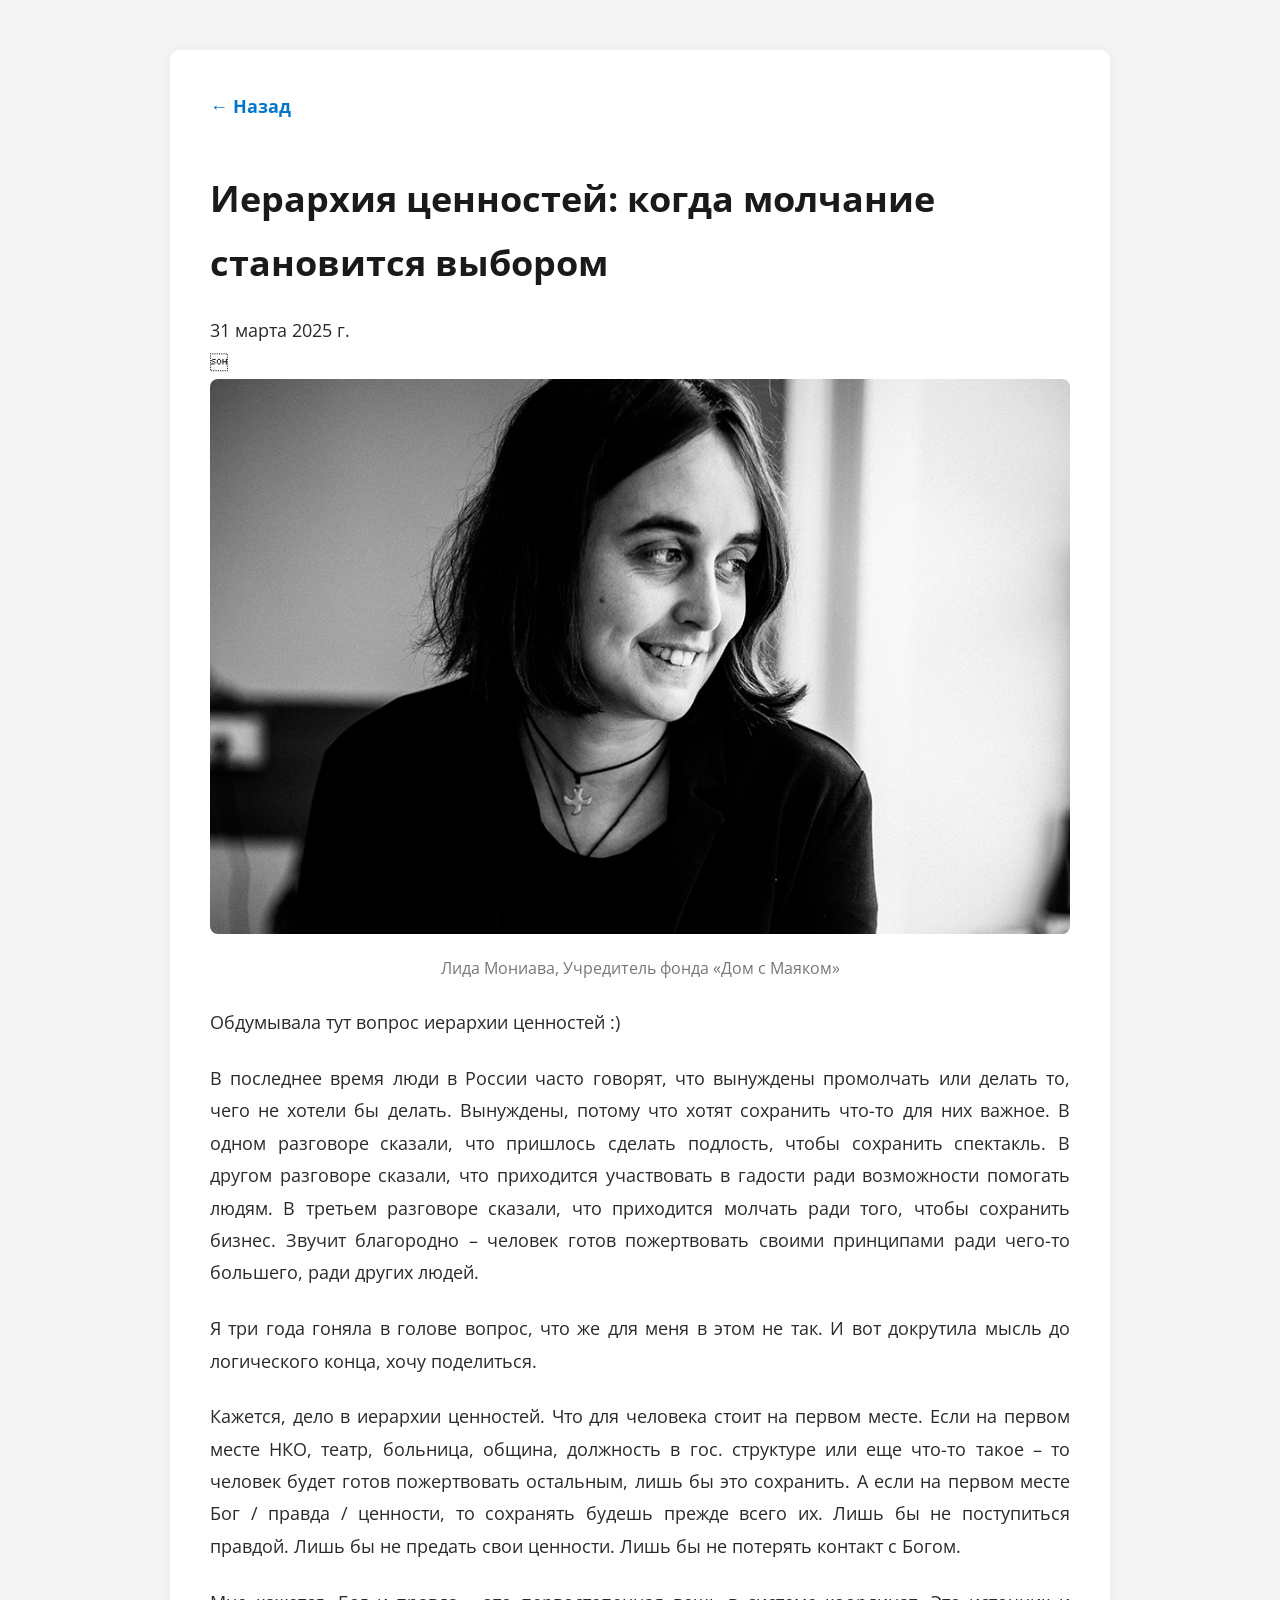
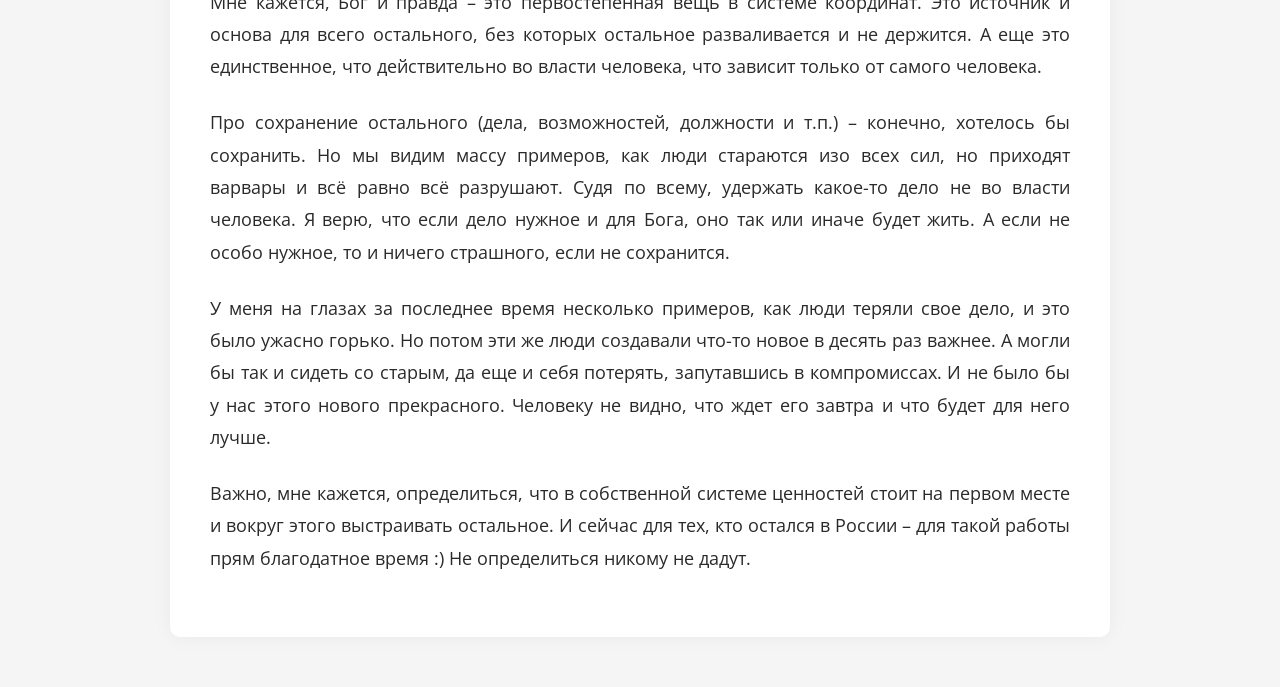
<file: article4.html>
<!DOCTYPE html>
<html lang="ru">
<head>
  <meta charset="UTF-8">
  <meta name="description" content="Размышления Лиды Мониавы о выборе между правдой и компромиссом, внутренней честностью и сохранением внешнего — статья о приоритетах и системе ценностей в современной России.">
  <meta name="keywords" content="ценности, честность, компромисс, Лида Мониава, Бог, правда, духовность, Россия, моральный выбор">
  <title>Иерархия ценностей: когда молчание становится выбором</title>
  <link href="https://fonts.googleapis.com/css2?family=Open+Sans&display=swap" rel="stylesheet">
  <style>
    body {
      font-family: 'Open Sans', sans-serif;
      background: #f5f5f5;
      margin: 0;
      padding: 0;
      color: #2a2a2a;
      line-height: 1.8;
      font-size: 18px;
    }
    .content-wrapper {
      max-width: 860px;
      margin: 50px auto;
      padding: 40px;
      background-color: #fff;
      border-radius: 10px;
      box-shadow: 0 0 20px rgba(0,0,0,0.05);
    }
    .annotation {
      background-color: #f0f0f0;
      border-left: 4px solid #0077cc;
      padding: 15px 20px;
      margin-bottom: 30px;
      font-style: italic;
    }
    h1 {
      font-size: 2em;
      margin-bottom: 0.5em;
      color: #1a1a1a;
    }
    h2 {
      font-size: 1.4em;
      margin-top: 1.5em;
      color: #0077cc;
    }
    p {
      margin-bottom: 1.3em;
      text-align: justify;
    }
    .header-image {
      width: 100%;
      border-radius: 8px;
      margin-bottom: 30px;
    }
  </style>
  <!-- Yandex.Metrika counter -->
  <script type="text/javascript" >
     (function(m,e,t,r,i,k,a){m[i]=m[i]||function(){(m[i].a=m[i].a||[]).push(arguments)};
     m[i].l=1*new Date();
     for (var j = 0; j < document.scripts.length; j++) {if (document.scripts[j].src === r) { return; }}
     k=e.createElement(t),a=e.getElementsByTagName(t)[0],k.async=1,k.src=r,a.parentNode.insertBefore(k,a)})
     (window, document, "script", "https://mc.yandex.ru/metrika/tag.js", "ym");

     ym(98195976, "init", {
          clickmap:true,
          trackLinks:true,
          accurateTrackBounce:true
     });
  </script>
  <noscript><div><img src="https://mc.yandex.ru/watch/98195976" style="position:absolute; left:-9999px;" alt="" /></div></noscript>
  <!-- /Yandex.Metrika counter -->
</head>
<body>

<section class="seo-block" style="position:absolute; left:-9999px;">
  <h1>Иерархия ценностей — размышления Лиды Мониавы</h1>
  <p>Что важнее: сохранить дело или остаться честным? Вопросы иерархии ценностей в современной России. Как внутренний выбор формирует реальность и почему правда — это то, что действительно зависит от нас.</p>
</section>

<div class="content-wrapper">
<a href="blog.html" style="display:inline-block; margin-bottom: 20px; font-weight: bold; color: #0077cc; text-decoration: none;">← Назад</a>
<h1>Иерархия ценностей: когда молчание становится выбором</h1>
<div class="date">31 марта 2025 г.</div>

<img src="index_files/lida.png" alt="Лида Мониава" class="header-image">
<p style="text-align:center; font-size: 0.9em; color: #777; margin-top: -20px;">Лида Мониава,  Учредитель фонда «Дом с Маяком»</p>

<p>  </p>

<p>Обдумывала тут вопрос иерархии ценностей :)</p>

<p>В последнее время люди в России часто говорят, что вынуждены промолчать или делать то, чего не хотели бы делать. Вынуждены, потому что хотят сохранить что-то для них важное. В одном разговоре сказали, что пришлось сделать подлость, чтобы сохранить спектакль. В другом разговоре сказали, что приходится участвовать в гадости ради возможности помогать людям. В третьем разговоре сказали, что приходится молчать ради того, чтобы сохранить бизнес. Звучит благородно – человек готов пожертвовать своими принципами ради чего-то большего, ради других людей.</p>

<p>Я три года гоняла в голове вопрос, что же для меня в этом не так. И вот докрутила мысль до логического конца, хочу поделиться.</p>

<p>Кажется, дело в иерархии ценностей. Что для человека стоит на первом месте. Если на первом месте НКО, театр, больница, община, должность в гос. структуре или еще что-то такое – то человек будет готов пожертвовать остальным, лишь бы это сохранить. А если на первом месте Бог / правда / ценности, то сохранять будешь прежде всего их. Лишь бы не поступиться правдой. Лишь бы не предать свои ценности. Лишь бы не потерять контакт с Богом.</p>

<p>Мне кажется, Бог и правда – это первостепенная вещь в системе координат. Это источник и основа для всего остального, без которых остальное разваливается и не держится. А еще это единственное, что действительно во власти человека, что зависит только от самого человека.</p>

<p>Про сохранение остального (дела, возможностей, должности и т.п.) – конечно, хотелось бы сохранить. Но мы видим массу примеров, как люди стараются изо всех сил, но приходят варвары и всё равно всё разрушают. Судя по всему, удержать какое-то дело не во власти человека. Я верю, что если дело нужное и для Бога, оно так или иначе будет жить. А если не особо нужное, то и ничего страшного, если не сохранится.</p>

<p>У меня на глазах за последнее время несколько примеров, как люди теряли свое дело, и это было ужасно горько. Но потом эти же люди создавали что-то новое в десять раз важнее. А могли бы так и сидеть со старым, да еще и себя потерять, запутавшись в компромиссах. И не было бы у нас этого нового прекрасного. Человеку не видно, что ждет его завтра и что будет для него лучше.</p>

<p>Важно, мне кажется, определиться, что в собственной системе ценностей стоит на первом месте и вокруг этого выстраивать остальное. И сейчас для тех, кто остался в России – для такой работы прям благодатное время :) Не определиться никому не дадут.</p>
</div>
</body>
</html>
</file>
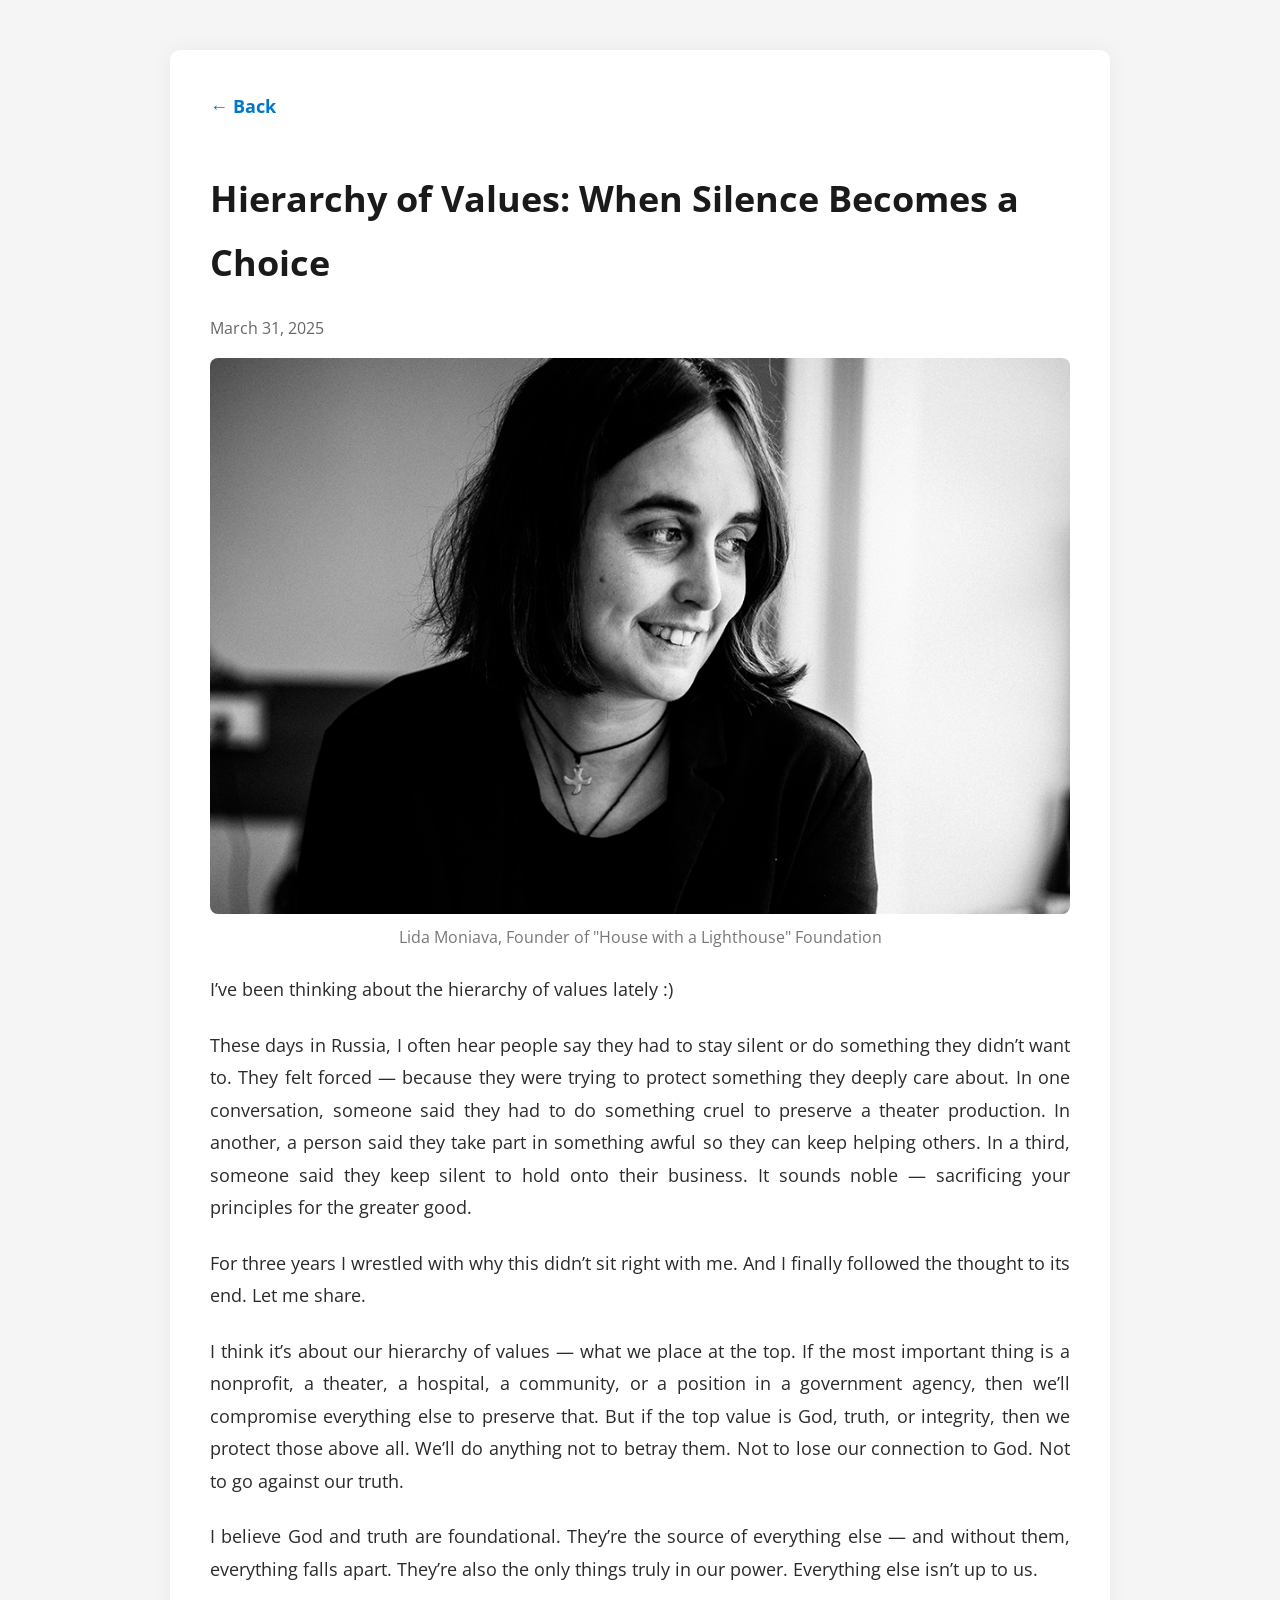
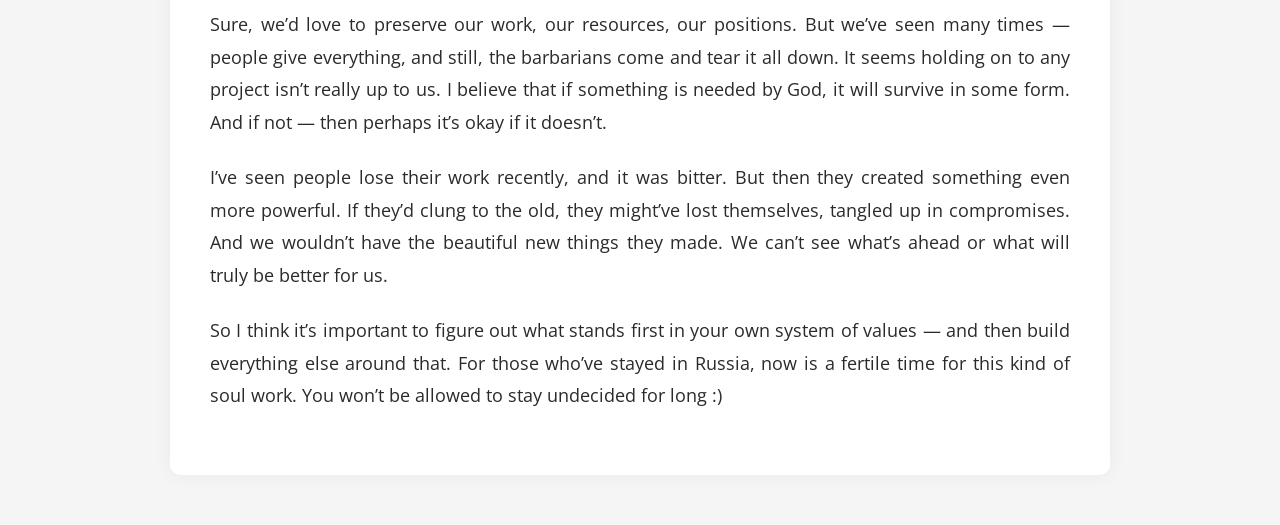
<file: article4_en.html>
<!DOCTYPE html>
<html lang="en">
<head>
  <meta charset="UTF-8">
  <meta name="description" content="Reflections by Lida Moniava on choosing between truth and compromise — a personal essay on values, integrity, and what truly matters in times of uncertainty.">
  <meta name="keywords" content="values, honesty, compromise, Lida Moniava, truth, spirituality, Russia, moral choice">
  <title>Hierarchy of Values: When Silence Becomes a Choice</title>
  <link href="https://fonts.googleapis.com/css2?family=Open+Sans&display=swap" rel="stylesheet">
  <style>
    body {
      font-family: 'Open Sans', sans-serif;
      background: #f5f5f5;
      margin: 0;
      padding: 0;
      color: #2a2a2a;
      line-height: 1.8;
      font-size: 18px;
    }
    .content-wrapper {
      max-width: 860px;
      margin: 50px auto;
      padding: 40px;
      background-color: #fff;
      border-radius: 10px;
      box-shadow: 0 0 20px rgba(0,0,0,0.05);
    }
    .annotation {
      background-color: #f0f0f0;
      border-left: 4px solid #0077cc;
      padding: 15px 20px;
      margin-bottom: 30px;
      font-style: italic;
    }
    h1 {
      font-size: 2em;
      margin-bottom: 0.5em;
      color: #1a1a1a;
    }
    h2 {
      font-size: 1.4em;
      margin-top: 1.5em;
      color: #0077cc;
    }
    p {
      margin-bottom: 1.3em;
      text-align: justify;
    }
    .header-image {
      width: 100%;
      border-radius: 8px;
      margin-bottom: 10px;
    }
    .date {
      color: #666;
      font-size: 0.9em;
      margin-bottom: 15px;
    }
  </style>
</head>
<body>
<section class="seo-block" style="position:absolute; left:-9999px;">
  <h1>Hierarchy of Values — Lida Moniava's reflections</h1>
  <p>What matters more: preserving your work or staying true to yourself? Moral dilemmas in modern-day Russia and why truth is the only thing truly in our control.</p>
</section>
<div class="content-wrapper">
  <a href="blog_en.html" style="display:inline-block; margin-bottom: 20px; font-weight: bold; color: #0077cc; text-decoration: none;">← Back</a>
  <h1>Hierarchy of Values: When Silence Becomes a Choice</h1>
  <div class="date">March 31, 2025</div>
  <img src="index_files/lida.png" alt="Lida Moniava" class="header-image">
  <p style="text-align:center; font-size: 0.9em; color: #777; margin-top: -10px;">Lida Moniava, Founder of "House with a Lighthouse" Foundation</p>

  <p>I’ve been thinking about the hierarchy of values lately :)</p>

  <p>These days in Russia, I often hear people say they had to stay silent or do something they didn’t want to. They felt forced — because they were trying to protect something they deeply care about. In one conversation, someone said they had to do something cruel to preserve a theater production. In another, a person said they take part in something awful so they can keep helping others. In a third, someone said they keep silent to hold onto their business. It sounds noble — sacrificing your principles for the greater good.</p>

  <p>For three years I wrestled with why this didn’t sit right with me. And I finally followed the thought to its end. Let me share.</p>

  <p>I think it’s about our hierarchy of values — what we place at the top. If the most important thing is a nonprofit, a theater, a hospital, a community, or a position in a government agency, then we’ll compromise everything else to preserve that. But if the top value is God, truth, or integrity, then we protect those above all. We’ll do anything not to betray them. Not to lose our connection to God. Not to go against our truth.</p>

  <p>I believe God and truth are foundational. They’re the source of everything else — and without them, everything falls apart. They’re also the only things truly in our power. Everything else isn’t up to us.</p>

  <p>Sure, we’d love to preserve our work, our resources, our positions. But we’ve seen many times — people give everything, and still, the barbarians come and tear it all down. It seems holding on to any project isn’t really up to us. I believe that if something is needed by God, it will survive in some form. And if not — then perhaps it’s okay if it doesn’t.</p>

  <p>I’ve seen people lose their work recently, and it was bitter. But then they created something even more powerful. If they’d clung to the old, they might’ve lost themselves, tangled up in compromises. And we wouldn’t have the beautiful new things they made. We can’t see what’s ahead or what will truly be better for us.</p>

  <p>So I think it’s important to figure out what stands first in your own system of values — and then build everything else around that. For those who’ve stayed in Russia, now is a fertile time for this kind of soul work. You won’t be allowed to stay undecided for long :)</p>
</div>
</body>
</html>
</file>
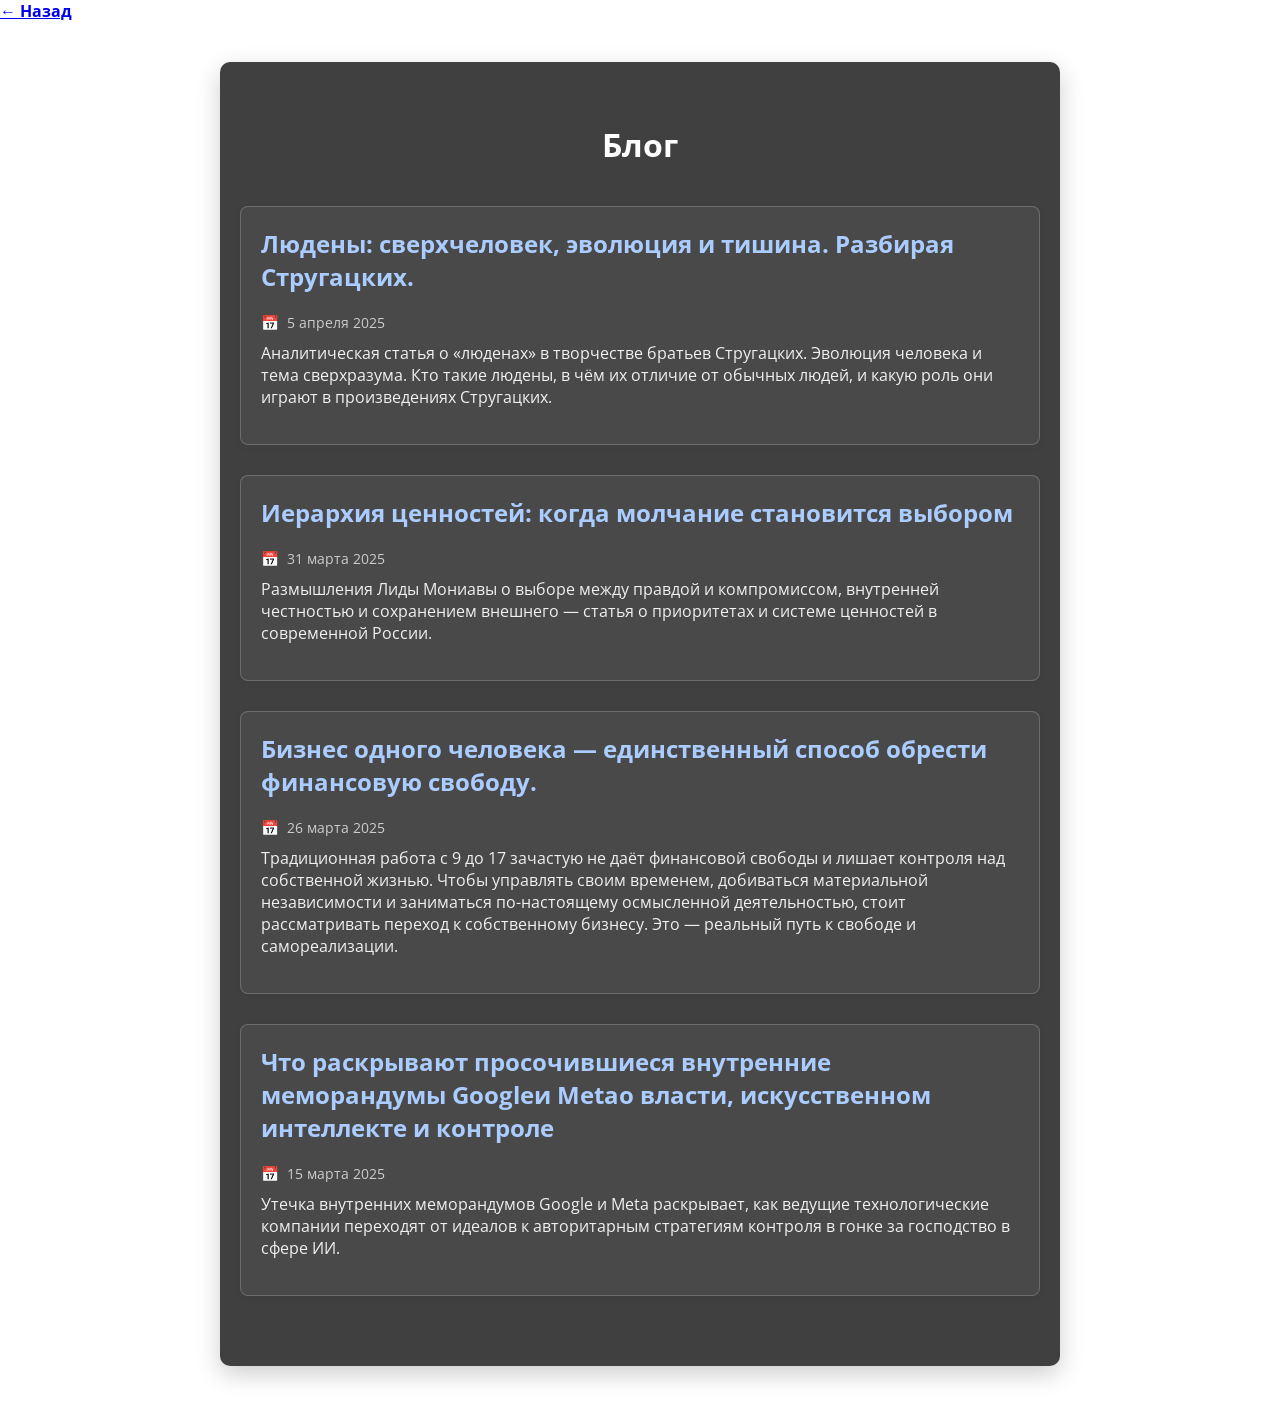
<file: blog.html>
<!DOCTYPE html>
<a href="index_en.html"><strong>← Назад</strong></a>
<html lang="ru">
<head>

  <meta name="description" content="Людены, MATLAB, eVTOL, робототехника, философия одиночного пути, Лида Мониава, внутренняя честность — всё в одном блоге о трансформации через технологии">
  <meta name="keywords" content="людены, MATLAB, eVTOL, VTOL, робототехника, философия, одиночный путь, автономия, Лида Мониава, свобода, внутренняя честность ">


<meta charset="utf-8"/>
<title>Блог</title>
<meta content="width=device-width, initial-scale=1.0" name="viewport"/>
<link href="https://fonts.googleapis.com/css2?family=Open+Sans&amp;display=swap" rel="stylesheet"/>
<style>
        body {
            font-family: 'Open Sans', sans-serif;
            background-color: #f9f7f4;
            margin: 0;
            padding: 0;
        }
        .container {
            max-width: 800px;
            margin: 40px auto;
            padding: 0 20px;
        }
        h1 {
            text-align: center;
            margin-bottom: 40px;
            font-size: 2em;
        }
        .post {
            background-color: #ffffff;
            border: 1px solid #ccc;
            padding: 20px;
            border-radius: 8px;
            margin-bottom: 30px;
            box-shadow: 0 2px 6px rgba(0,0,0,0.05);
            transition: all 0.3s ease;
        }
        .post:hover {
            box-shadow: 0 6px 18px rgba(0,0,0,0.1);
            transform: translateY(-4px);
        }
        .post h2 {
            margin-top: 0;
            font-size: 1.5em;
        }
        .date {
            font-size: 0.9em;
            color: #666;
            margin-bottom: 10px;
            display: flex;
            align-items: center;
        }
        .date::before {
            content: "📅";
            margin-right: 8px;
        }
        .post a {
            text-decoration: none;
            color: #1a0dab;
        }
        .post a:hover {
            text-decoration: underline;
        }
        p {
            margin-top: 0;
        }

        /* Адаптивность */
        @media (max-width: 600px) {
            .container {
                padding: 0 10px;
            }
            h1 {
                font-size: 1.5em;
            }
            .post {
                padding: 15px;
            }
        }
    
    body {
        background: url('https://images.unsplash.com/photo-1522199710521-72d69614c702?auto=format&fit=crop&w=1950&q=80') no-repeat center center fixed;
        background-size: cover;
        color: #ffffff;
    }

    .container {
        background-color: rgba(0, 0, 0, 0.75);
        border-radius: 10px;
        padding: 40px 20px;
        box-shadow: 0 8px 24px rgba(0,0,0,0.2);
    }

    .post {
        background-color: rgba(255, 255, 255, 0.05);
        border: 1px solid rgba(255,255,255,0.2);
        color: #f0f0f0;
    }

    .post a {
        color: #aaccff;
    }

    .post a:hover {
        text-decoration: underline;
    }

    h1, .post h2 {
        color: #ffffff;
    }

    .date {
        color: #cccccc;
    }
    </style>
</head>
<body>

<section class="seo-block" style="position:absolute; left:-9999px;">
  <h1>Блог о трансформации и человеке будущего</h1>
  <p>Людены, одиночный путь, интеллектуальный труд, инженерия, MATLAB, eVTOL и философия XXI века — всё это объединено в одном проекте. Добро пожаловать в пространство свободы. Внутренняя честность, Лида Мониава.</p>
</section>


<body>
<!-- Yandex.Metrika counter -->
<script type="text/javascript" >
   (function(m,e,t,r,i,k,a){m[i]=m[i]||function(){(m[i].a=m[i].a||[]).push(arguments)};
   m[i].l=1*new Date();
   for (var j = 0; j < document.scripts.length; j++) {if (document.scripts[j].src === r) { return; }}
   k=e.createElement(t),a=e.getElementsByTagName(t)[0],k.async=1,k.src=r,a.parentNode.insertBefore(k,a)})
   (window, document, "script", "https://mc.yandex.ru/metrika/tag.js", "ym");

   ym(98195976, "init", {
        clickmap:true,
        trackLinks:true,
        accurateTrackBounce:true
   });
</script>
<noscript><div><img src="https://mc.yandex.ru/watch/98195976" style="position:absolute; left:-9999px;" alt="" /></div></noscript>
<!-- /Yandex.Metrika counter -->
</body>


<div class="container">
<h1>Блог</h1>
<div class="post">
<h2><a href="article1.html">Людены: сверхчеловек, эволюция и тишина. Разбирая Стругацких.</a></h2>
<div class="date">5 апреля 2025</div>
<p>Аналитическая статья о «люденах» в творчестве братьев Стругацких. Эволюция человека и тема сверхразума. Кто такие людены, в чём их отличие от обычных людей, и какую роль они играют в произведениях Стругацких.</p>
</div>
<div class="post">
<h2><a href="article4.html">Иерархия ценностей: когда молчание становится выбором</a></h2>
<div class="date">31 марта 2025</div>
<p>Размышления Лиды Мониавы о выборе между правдой и компромиссом, внутренней честностью и сохранением внешнего — статья о приоритетах и системе ценностей в современной России. </p>
</div>
<div class="post">
<h2><a href="article2.html">Бизнес одного человека — единственный способ обрести финансовую свободу.</a></h2>
<div class="date">26 марта 2025</div>
<p>Традиционная работа с 9 до 17 зачастую не даёт финансовой свободы и лишает контроля над собственной жизнью. Чтобы управлять своим временем, добиваться материальной независимости и заниматься по-настоящему осмысленной деятельностью, стоит рассматривать переход к собственному бизнесу. Это — реальный путь к свободе и самореализации.</p>
</div>
<div class="post">
<h2><a href="article3.html">Что раскрывают просочившиеся внутренние меморандумы Googleи Metaо власти, искусственном интеллекте и контроле</a></h2>
<div class="date">15 марта 2025</div>
<p>Утечка внутренних меморандумов Google и Meta раскрывает, как ведущие технологические компании переходят от идеалов к авторитарным стратегиям контроля в гонке за господство в сфере ИИ.</p>
</div>
</div>
</body>
</html>
</file>
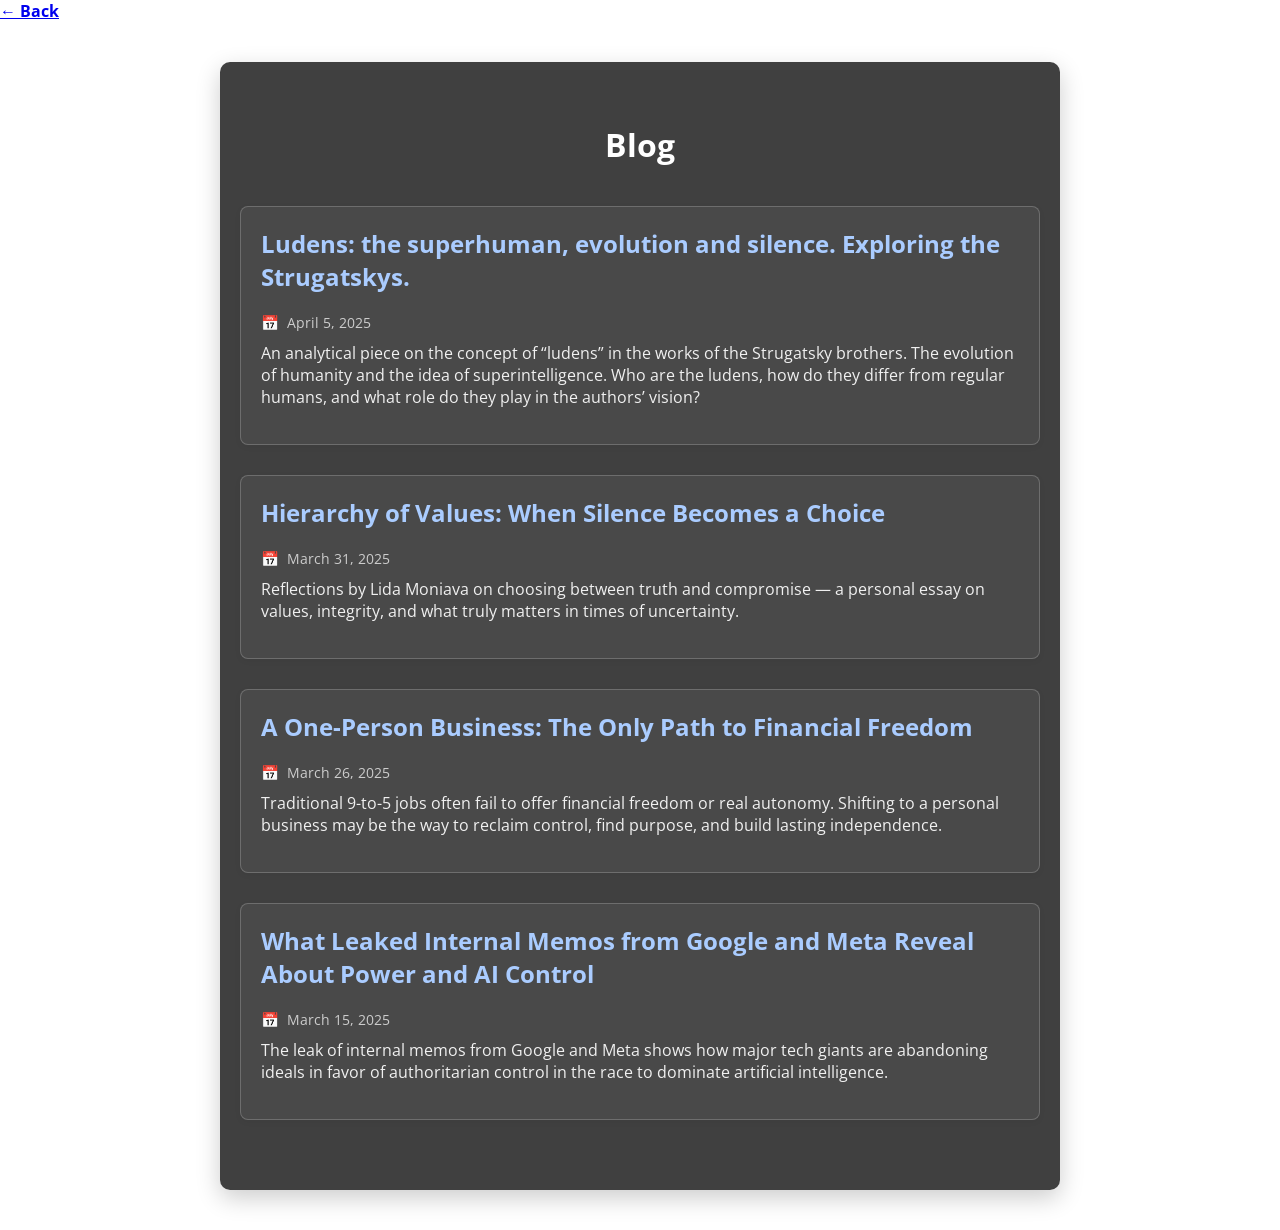
<file: blog_en.html>
<!DOCTYPE html>
<a href="index.html"><strong>← Back</strong></a>
<html lang="en">
<head>
  <meta charset="utf-8"/>
  <title>Blog</title>
  <meta name="description" content="Ludens, MATLAB, eVTOL, robotics, philosophy of the solo path, Lida Moniava, inner integrity — a blog about transformation through technology and truth">
  <meta name="keywords" content="ludens, MATLAB, eVTOL, robotics, solo path, autonomy, Lida Moniava, freedom, honesty, truth">
  <meta content="width=device-width, initial-scale=1.0" name="viewport"/>
  <link href="https://fonts.googleapis.com/css2?family=Open+Sans&display=swap" rel="stylesheet"/>
  <style>
    body {
      font-family: 'Open Sans', sans-serif;
      background: url('https://images.unsplash.com/photo-1522199710521-72d69614c702?auto=format&fit=crop&w=1950&q=80') no-repeat center center fixed;
      background-size: cover;
      color: #ffffff;
      margin: 0;
      padding: 0;
    }
    .container {
      max-width: 800px;
      margin: 40px auto;
      padding: 40px 20px;
      background-color: rgba(0, 0, 0, 0.75);
      border-radius: 10px;
      box-shadow: 0 8px 24px rgba(0,0,0,0.2);
    }
    h1 {
      text-align: center;
      margin-bottom: 40px;
      font-size: 2em;
      color: #ffffff;
    }
    .post {
      background-color: rgba(255, 255, 255, 0.05);
      border: 1px solid rgba(255,255,255,0.2);
      color: #f0f0f0;
      padding: 20px;
      border-radius: 8px;
      margin-bottom: 30px;
      box-shadow: 0 2px 6px rgba(0,0,0,0.05);
      transition: all 0.3s ease;
    }
    .post:hover {
      box-shadow: 0 6px 18px rgba(0,0,0,0.1);
      transform: translateY(-4px);
    }
    .post h2 {
      margin-top: 0;
      font-size: 1.5em;
      color: #ffffff;
    }
    .date {
      font-size: 0.9em;
      color: #cccccc;
      margin-bottom: 10px;
      display: flex;
      align-items: center;
    }
    .date::before {
      content: "\1F4C5";
      margin-right: 8px;
    }
    .post a {
      text-decoration: none;
      color: #aaccff;
    }
    .post a:hover {
      text-decoration: underline;
    }
    p {
      margin-top: 0;
    }
    @media (max-width: 600px) {
      .container {
        padding: 0 10px;
      }
      h1 {
        font-size: 1.5em;
      }
      .post {
        padding: 15px;
      }
    }
  </style>
</head>
<body>

<section class="seo-block" style="position:absolute; left:-9999px;">
  <h1>Blog about transformation and the future human</h1>
  <p>Ludens, solo journey, intellectual work, engineering, MATLAB, eVTOL, and 21st-century philosophy — all in one project. Welcome to the space of freedom, inner honesty, Lida Moniava.</p>
</section>

<!-- Yandex.Metrika counter -->
<script type="text/javascript" >
   (function(m,e,t,r,i,k,a){m[i]=m[i]||function(){(m[i].a=m[i].a||[]).push(arguments)};
   m[i].l=1*new Date();
   for (var j = 0; j < document.scripts.length; j++) {if (document.scripts[j].src === r) { return; }}
   k=e.createElement(t),a=e.getElementsByTagName(t)[0],k.async=1,k.src=r,a.parentNode.insertBefore(k,a)})
   (window, document, "script", "https://mc.yandex.ru/metrika/tag.js", "ym");

   ym(98195976, "init", {
        clickmap:true,
        trackLinks:true,
        accurateTrackBounce:true
   });
</script>
<noscript><div><img src="https://mc.yandex.ru/watch/98195976" style="position:absolute; left:-9999px;" alt="" /></div></noscript>
<!-- /Yandex.Metrika counter -->

<div class="container">
<h1>Blog</h1>
<div class="post">
<h2><a href="article1_en.html">Ludens: the superhuman, evolution and silence. Exploring the Strugatskys.</a></h2>
<div class="date">April 5, 2025</div>
<p>An analytical piece on the concept of “ludens” in the works of the Strugatsky brothers. The evolution of humanity and the idea of superintelligence. Who are the ludens, how do they differ from regular humans, and what role do they play in the authors’ vision?</p>
</div>
<div class="post">
<h2><a href="article4_en.html">Hierarchy of Values: When Silence Becomes a Choice</a></h2>
<div class="date">March 31, 2025</div>
<p>Reflections by Lida Moniava on choosing between truth and compromise — a personal essay on values, integrity, and what truly matters in times of uncertainty.</p>
</div>
<div class="post">
<h2><a href="article2_en.html">A One-Person Business: The Only Path to Financial Freedom</a></h2>
<div class="date">March 26, 2025</div>
<p>Traditional 9-to-5 jobs often fail to offer financial freedom or real autonomy. Shifting to a personal business may be the way to reclaim control, find purpose, and build lasting independence.</p>
</div>
<div class="post">
<h2><a href="article3_en.html">What Leaked Internal Memos from Google and Meta Reveal About Power and AI Control</a></h2>
<div class="date">March 15, 2025</div>
<p>The leak of internal memos from Google and Meta shows how major tech giants are abandoning ideals in favor of authoritarian control in the race to dominate artificial intelligence.</p>
</div>
</div>
</body>
</html>
</file>
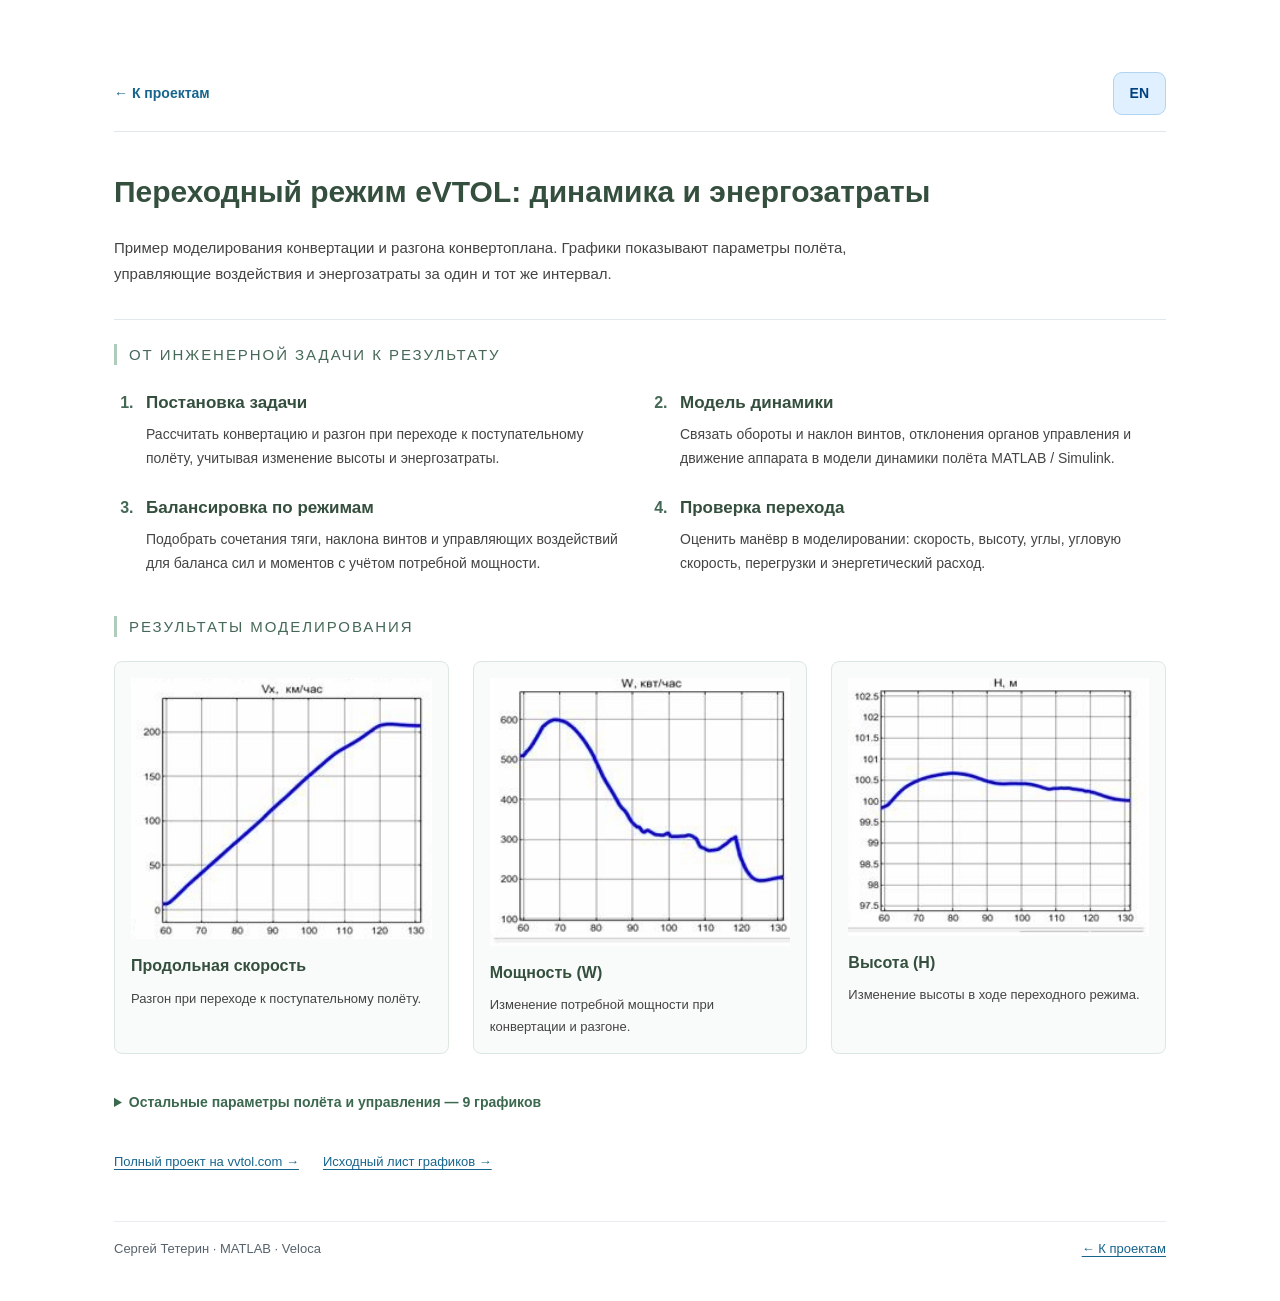
<file: evtol-flight.html>
<!DOCTYPE html>
<html lang="ru"><head><meta charset="utf-8"><meta name="viewport" content="width=device-width, initial-scale=1">
<meta name="description" content="Пример моделирования конвертации и разгона конвертоплана. Графики показывают параметры полёта, управляющие воздействия и энергозатраты за один и тот же интервал.">
<title>Переходный режим eVTOL: динамика и энергозатраты — Сергей Тетерин</title>
<link rel="stylesheet" href="./index_files/autoptimize_2d1991336b09edf685e701006bbf373f.css">
<link rel="stylesheet" href="./preview-home.css?v=e96e551a4a47">
<link rel="canonical" href="https://matlabwork.com/evtol-flight.html">
</head><body class="colors-light"><div class="mw-content"><main class="mw-body mw-detail">
<nav class="mw-nav mw-detail-nav" aria-label="Навигация по проекту"><ul><li><a href="index_en.html#current">← К проектам</a></li></ul><a class="mw-language" href="evtol-flight_en.html" lang="en">EN</a></nav>
<section id="evtol-flight" class="mw-section mw-flight"><h1>Переходный режим eVTOL: динамика и энергозатраты</h1><p>Пример моделирования конвертации и разгона конвертоплана. Графики показывают параметры полёта, управляющие воздействия и энергозатраты за один и тот же интервал.</p><section class="mw-method" aria-label="От инженерной задачи к результату"><h2>От инженерной задачи к результату</h2><ol><li><h3>Постановка задачи</h3><p>Рассчитать конвертацию и разгон при переходе к поступательному полёту, учитывая изменение высоты и энергозатраты.</p></li><li><h3>Модель динамики</h3><p>Связать обороты и наклон винтов, отклонения органов управления и движение аппарата в модели динамики полёта MATLAB / Simulink.</p></li><li><h3>Балансировка по режимам</h3><p>Подобрать сочетания тяги, наклона винтов и управляющих воздействий для баланса сил и моментов с учётом потребной мощности.</p></li><li><h3>Проверка перехода</h3><p>Оценить манёвр в моделировании: скорость, высоту, углы, угловую скорость, перегрузки и энергетический расход.</p></li></ol></section><h2>Результаты моделирования</h2><div class="mw-flight-grid"><figure class="mw-flight-figure"><div class="mw-plot" style="aspect-ratio:254/221"><img loading="lazy" width="1048" height="797" src="./evtol-flight-response.jpg" style="width:412.59843%;left:-203.14961%;top:-153.84615%" alt="Продольная скорость"></div><figcaption><h3>Продольная скорость</h3><p>Разгон при переходе к поступательному полёту.</p></figcaption></figure><figure class="mw-flight-figure"><div class="mw-plot" style="aspect-ratio:250/223"><img loading="lazy" width="1048" height="797" src="./evtol-flight-response.jpg" style="width:419.20000%;left:-6.40000%;top:-253.36323%" alt="Мощность (W)"></div><figcaption><h3>Мощность (W)</h3><p>Изменение потребной мощности при конвертации и разгоне.</p></figcaption></figure><figure class="mw-flight-figure"><div class="mw-plot" style="aspect-ratio:260/223"><img loading="lazy" width="1048" height="797" src="./evtol-flight-response.jpg" style="width:403.07692%;left:-294.61538%;top:-253.36323%" alt="Высота (H)"></div><figcaption><h3>Высота (H)</h3><p>Изменение высоты в ходе переходного режима.</p></figcaption></figure></div><details><summary>Остальные параметры полёта и управления — 9 графиков</summary><div class="mw-flight-grid"><figure class="mw-flight-figure"><div class="mw-plot" style="aspect-ratio:250/221"><img loading="lazy" width="1048" height="797" src="./evtol-flight-response.jpg" style="width:419.20000%;left:-6.40000%;top:-54.29864%" alt="Обороты винтов"></div><figcaption><h3>Обороты винтов</h3><p>Частоты вращения передних и задних винтов.</p></figcaption></figure><figure class="mw-flight-figure"><div class="mw-plot" style="aspect-ratio:249/221"><img loading="lazy" width="1048" height="797" src="./evtol-flight-response.jpg" style="width:420.88353%;left:-108.43373%;top:-54.29864%" alt="Углы наклона винтов"></div><figcaption><h3>Углы наклона винтов</h3><p>Изменение углов наклона передних и задних винтов при конвертации.</p></figcaption></figure><figure class="mw-flight-figure"><div class="mw-plot" style="aspect-ratio:254/221"><img loading="lazy" width="1048" height="797" src="./evtol-flight-response.jpg" style="width:412.59843%;left:-203.14961%;top:-54.29864%" alt="Перегрузки nx и ny"></div><figcaption><h3>Перегрузки nx и ny</h3><p>Продольная и вертикальная перегрузки в переходном режиме.</p></figcaption></figure><figure class="mw-flight-figure"><div class="mw-plot" style="aspect-ratio:260/221"><img loading="lazy" width="1048" height="797" src="./evtol-flight-response.jpg" style="width:403.07692%;left:-294.61538%;top:-54.29864%" alt="Угловая скорость Wz"></div><figcaption><h3>Угловая скорость Wz</h3><p>Угловая реакция аппарата при выполнении манёвра.</p></figcaption></figure><figure class="mw-flight-figure"><div class="mw-plot" style="aspect-ratio:250/221"><img loading="lazy" width="1048" height="797" src="./evtol-flight-response.jpg" style="width:419.20000%;left:-6.40000%;top:-153.84615%" alt="Тангаж и угол атаки"></div><figcaption><h3>Тангаж и угол атаки</h3><p>Изменение тангажа и угла атаки при разгоне.</p></figcaption></figure><figure class="mw-flight-figure"><div class="mw-plot" style="aspect-ratio:249/221"><img loading="lazy" width="1048" height="797" src="./evtol-flight-response.jpg" style="width:420.88353%;left:-108.43373%;top:-153.84615%" alt="Отклонения органов управления"></div><figcaption><h3>Отклонения органов управления</h3><p>Управляющие воздействия, обозначенные на исходном графике как pgo и zgo.</p></figcaption></figure><figure class="mw-flight-figure"><div class="mw-plot" style="aspect-ratio:260/221"><img loading="lazy" width="1048" height="797" src="./evtol-flight-response.jpg" style="width:403.07692%;left:-294.61538%;top:-153.84615%" alt="Вертикальная скорость"></div><figcaption><h3>Вертикальная скорость</h3><p>Вертикальное движение в ходе переходного режима.</p></figcaption></figure><figure class="mw-flight-figure"><div class="mw-plot" style="aspect-ratio:249/223"><img loading="lazy" width="1048" height="797" src="./evtol-flight-response.jpg" style="width:420.88353%;left:-108.43373%;top:-253.36323%" alt="Энергетический расход (W)"></div><figcaption><h3>Энергетический расход (W)</h3><p>Накопленный расход за показанный интервал моделирования.</p></figcaption></figure><figure class="mw-flight-figure"><div class="mw-plot" style="aspect-ratio:254/223"><img loading="lazy" width="1048" height="797" src="./evtol-flight-response.jpg" style="width:412.59843%;left:-203.14961%;top:-253.36323%" alt="Пройденное расстояние (L)"></div><figcaption><h3>Пройденное расстояние (L)</h3><p>Изменение пути по мере роста продольной скорости.</p></figcaption></figure></div></details><div class="mw-flight-source"><a href="https://vvtol.com/#uav-autonomous" target="_blank" rel="noopener noreferrer">Полный проект на vvtol.com →</a><a href="https://vvtol.com/r1.jpg" target="_blank" rel="noopener noreferrer">Исходный лист графиков →</a></div></section><footer class="mw-footer"><span>Сергей Тетерин · MATLAB · Veloca</span><a href="index_en.html#current">← К проектам</a></footer>
</main></div><!-- Yandex.Metrika counter -->



<script type="text/javascript" >
   (function(m,e,t,r,i,k,a){m[i]=m[i]||function(){(m[i].a=m[i].a||[]).push(arguments)};
   m[i].l=1*new Date();
   for (var j = 0; j < document.scripts.length; j++) {if (document.scripts[j].src === r) { return; }}
   k=e.createElement(t),a=e.getElementsByTagName(t)[0],k.async=1,k.src=r,a.parentNode.insertBefore(k,a)})
   (window, document, "script", "https://mc.yandex.ru/metrika/tag.js", "ym");

   ym(98195976, "init", {
        clickmap:true,
        trackLinks:true,
        accurateTrackBounce:true
   });
</script>
<noscript><div><img src="https://mc.yandex.ru/watch/98195976" style="position:absolute; left:-9999px;" alt="" /></div></noscript>
<!-- /Yandex.Metrika counter --></body></html>
</file>
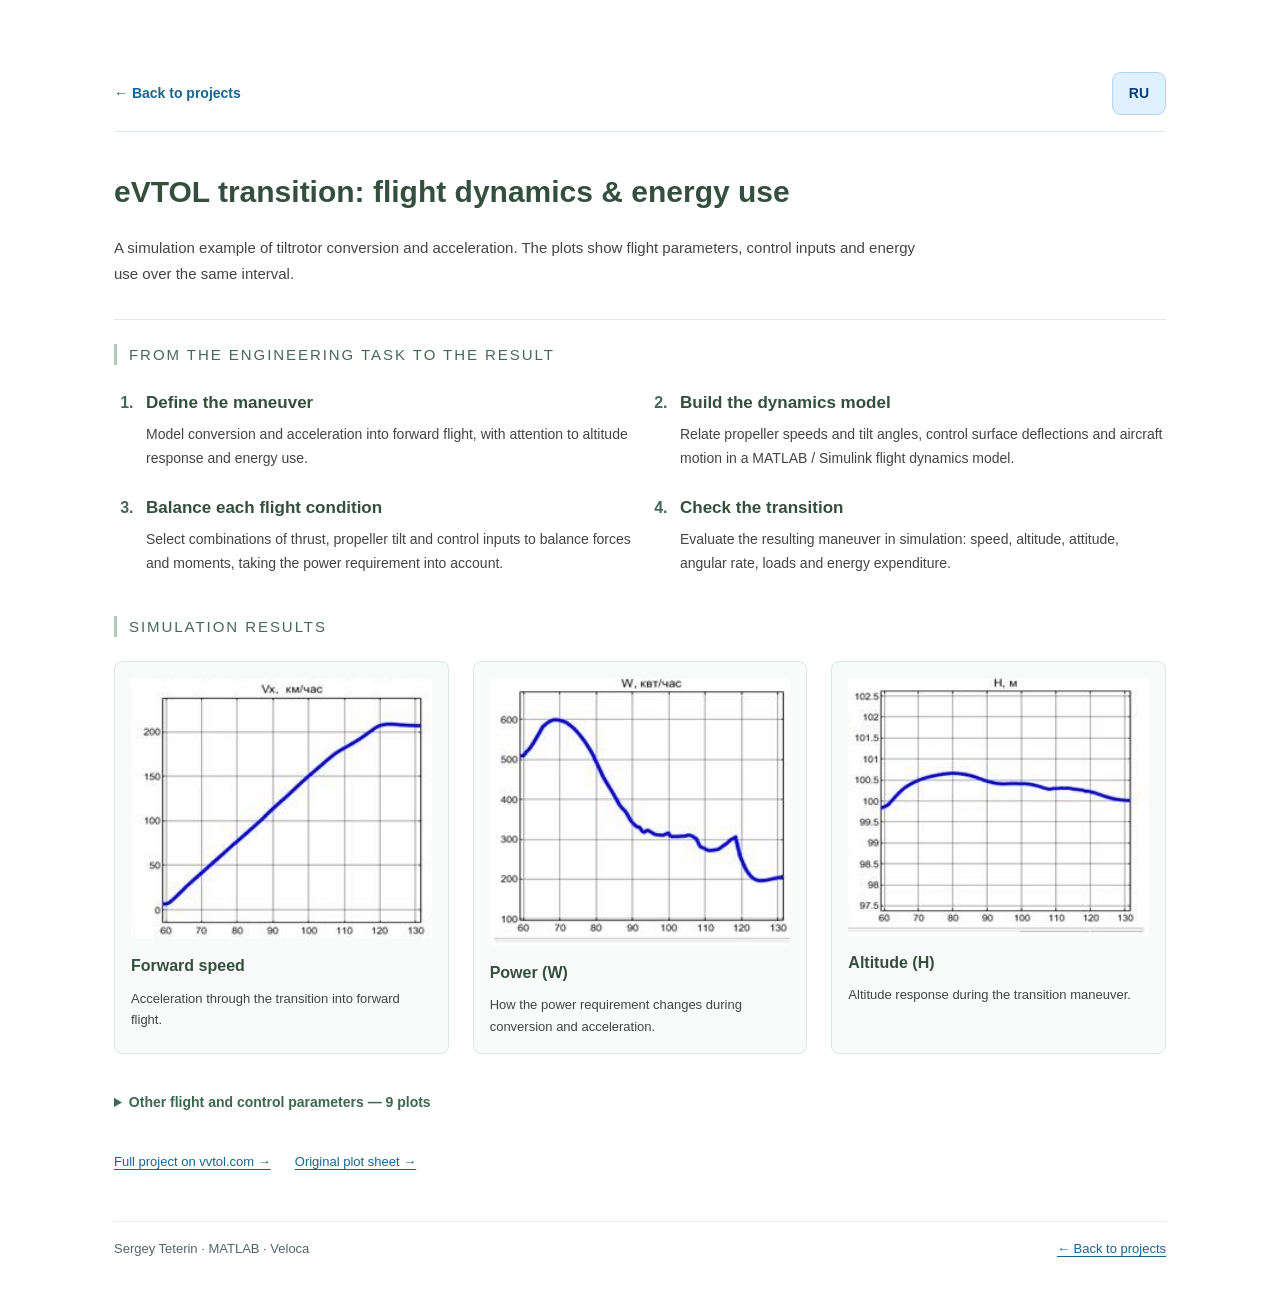
<file: evtol-flight_en.html>
<!DOCTYPE html>
<html lang="en"><head><meta charset="utf-8"><meta name="viewport" content="width=device-width, initial-scale=1">
<meta name="description" content="A simulation example of tiltrotor conversion and acceleration. The plots show flight parameters, control inputs and energy use over the same interval.">
<title>eVTOL transition: flight dynamics &amp; energy use — Sergey Teterin</title>
<link rel="stylesheet" href="./index_files/autoptimize_2d1991336b09edf685e701006bbf373f.css">
<link rel="stylesheet" href="./preview-home.css?v=e96e551a4a47">
<link rel="canonical" href="https://matlabwork.com/evtol-flight_en.html">
</head><body class="colors-light"><div class="mw-content"><main class="mw-body mw-detail">
<nav class="mw-nav mw-detail-nav" aria-label="Project navigation"><ul><li><a href="index.html#current">← Back to projects</a></li></ul><a class="mw-language" href="evtol-flight.html" lang="ru">RU</a></nav>
<section id="evtol-flight" class="mw-section mw-flight"><h1>eVTOL transition: flight dynamics &amp; energy use</h1><p>A simulation example of tiltrotor conversion and acceleration. The plots show flight parameters, control inputs and energy use over the same interval.</p><section class="mw-method" aria-label="From the engineering task to the result"><h2>From the engineering task to the result</h2><ol><li><h3>Define the maneuver</h3><p>Model conversion and acceleration into forward flight, with attention to altitude response and energy use.</p></li><li><h3>Build the dynamics model</h3><p>Relate propeller speeds and tilt angles, control surface deflections and aircraft motion in a MATLAB / Simulink flight dynamics model.</p></li><li><h3>Balance each flight condition</h3><p>Select combinations of thrust, propeller tilt and control inputs to balance forces and moments, taking the power requirement into account.</p></li><li><h3>Check the transition</h3><p>Evaluate the resulting maneuver in simulation: speed, altitude, attitude, angular rate, loads and energy expenditure.</p></li></ol></section><h2>Simulation results</h2><div class="mw-flight-grid"><figure class="mw-flight-figure"><div class="mw-plot" style="aspect-ratio:254/221"><img loading="lazy" width="1048" height="797" src="./evtol-flight-response.jpg" style="width:412.59843%;left:-203.14961%;top:-153.84615%" alt="Forward speed"></div><figcaption><h3>Forward speed</h3><p>Acceleration through the transition into forward flight.</p></figcaption></figure><figure class="mw-flight-figure"><div class="mw-plot" style="aspect-ratio:250/223"><img loading="lazy" width="1048" height="797" src="./evtol-flight-response.jpg" style="width:419.20000%;left:-6.40000%;top:-253.36323%" alt="Power (W)"></div><figcaption><h3>Power (W)</h3><p>How the power requirement changes during conversion and acceleration.</p></figcaption></figure><figure class="mw-flight-figure"><div class="mw-plot" style="aspect-ratio:260/223"><img loading="lazy" width="1048" height="797" src="./evtol-flight-response.jpg" style="width:403.07692%;left:-294.61538%;top:-253.36323%" alt="Altitude (H)"></div><figcaption><h3>Altitude (H)</h3><p>Altitude response during the transition maneuver.</p></figcaption></figure></div><details><summary>Other flight and control parameters — 9 plots</summary><div class="mw-flight-grid"><figure class="mw-flight-figure"><div class="mw-plot" style="aspect-ratio:250/221"><img loading="lazy" width="1048" height="797" src="./evtol-flight-response.jpg" style="width:419.20000%;left:-6.40000%;top:-54.29864%" alt="Propeller speeds"></div><figcaption><h3>Propeller speeds</h3><p>Front and rear propeller rotational speeds.</p></figcaption></figure><figure class="mw-flight-figure"><div class="mw-plot" style="aspect-ratio:249/221"><img loading="lazy" width="1048" height="797" src="./evtol-flight-response.jpg" style="width:420.88353%;left:-108.43373%;top:-54.29864%" alt="Propeller tilt angles"></div><figcaption><h3>Propeller tilt angles</h3><p>Changes in front and rear propeller tilt during conversion.</p></figcaption></figure><figure class="mw-flight-figure"><div class="mw-plot" style="aspect-ratio:254/221"><img loading="lazy" width="1048" height="797" src="./evtol-flight-response.jpg" style="width:412.59843%;left:-203.14961%;top:-54.29864%" alt="Load factors nx and ny"></div><figcaption><h3>Load factors nx and ny</h3><p>Longitudinal and vertical load factor responses.</p></figcaption></figure><figure class="mw-flight-figure"><div class="mw-plot" style="aspect-ratio:260/221"><img loading="lazy" width="1048" height="797" src="./evtol-flight-response.jpg" style="width:403.07692%;left:-294.61538%;top:-54.29864%" alt="Angular rate Wz"></div><figcaption><h3>Angular rate Wz</h3><p>Rotational response during the maneuver.</p></figcaption></figure><figure class="mw-flight-figure"><div class="mw-plot" style="aspect-ratio:250/221"><img loading="lazy" width="1048" height="797" src="./evtol-flight-response.jpg" style="width:419.20000%;left:-6.40000%;top:-153.84615%" alt="Pitch and angle of attack"></div><figcaption><h3>Pitch and angle of attack</h3><p>Pitch attitude and angle of attack during acceleration.</p></figcaption></figure><figure class="mw-flight-figure"><div class="mw-plot" style="aspect-ratio:249/221"><img loading="lazy" width="1048" height="797" src="./evtol-flight-response.jpg" style="width:420.88353%;left:-108.43373%;top:-153.84615%" alt="Control surface deflections"></div><figcaption><h3>Control surface deflections</h3><p>The control inputs shown as pgo and zgo in the original plot.</p></figcaption></figure><figure class="mw-flight-figure"><div class="mw-plot" style="aspect-ratio:260/221"><img loading="lazy" width="1048" height="797" src="./evtol-flight-response.jpg" style="width:403.07692%;left:-294.61538%;top:-153.84615%" alt="Vertical speed"></div><figcaption><h3>Vertical speed</h3><p>Vertical motion during the transition.</p></figcaption></figure><figure class="mw-flight-figure"><div class="mw-plot" style="aspect-ratio:249/223"><img loading="lazy" width="1048" height="797" src="./evtol-flight-response.jpg" style="width:420.88353%;left:-108.43373%;top:-253.36323%" alt="Energy expenditure (W)"></div><figcaption><h3>Energy expenditure (W)</h3><p>The accumulated expenditure shown over the simulation interval.</p></figcaption></figure><figure class="mw-flight-figure"><div class="mw-plot" style="aspect-ratio:254/223"><img loading="lazy" width="1048" height="797" src="./evtol-flight-response.jpg" style="width:412.59843%;left:-203.14961%;top:-253.36323%" alt="Distance (L)"></div><figcaption><h3>Distance (L)</h3><p>Distance covered as forward speed increases.</p></figcaption></figure></div></details><div class="mw-flight-source"><a href="https://vvtol.com/#uav-autonomous" target="_blank" rel="noopener noreferrer">Full project on vvtol.com →</a><a href="https://vvtol.com/r1.jpg" target="_blank" rel="noopener noreferrer">Original plot sheet →</a></div></section><footer class="mw-footer"><span>Sergey Teterin · MATLAB · Veloca</span><a href="index.html#current">← Back to projects</a></footer>
</main></div><!-- Yandex.Metrika counter -->



<script type="text/javascript" >
   (function(m,e,t,r,i,k,a){m[i]=m[i]||function(){(m[i].a=m[i].a||[]).push(arguments)};
   m[i].l=1*new Date();
   for (var j = 0; j < document.scripts.length; j++) {if (document.scripts[j].src === r) { return; }}
   k=e.createElement(t),a=e.getElementsByTagName(t)[0],k.async=1,k.src=r,a.parentNode.insertBefore(k,a)})
   (window, document, "script", "https://mc.yandex.ru/metrika/tag.js", "ym");

   ym(98195976, "init", {
        clickmap:true,
        trackLinks:true,
        accurateTrackBounce:true
   });
</script>
<noscript><div><img src="https://mc.yandex.ru/watch/98195976" style="position:absolute; left:-9999px;" alt="" /></div></noscript>
<!-- /Yandex.Metrika counter --></body></html>
</file>
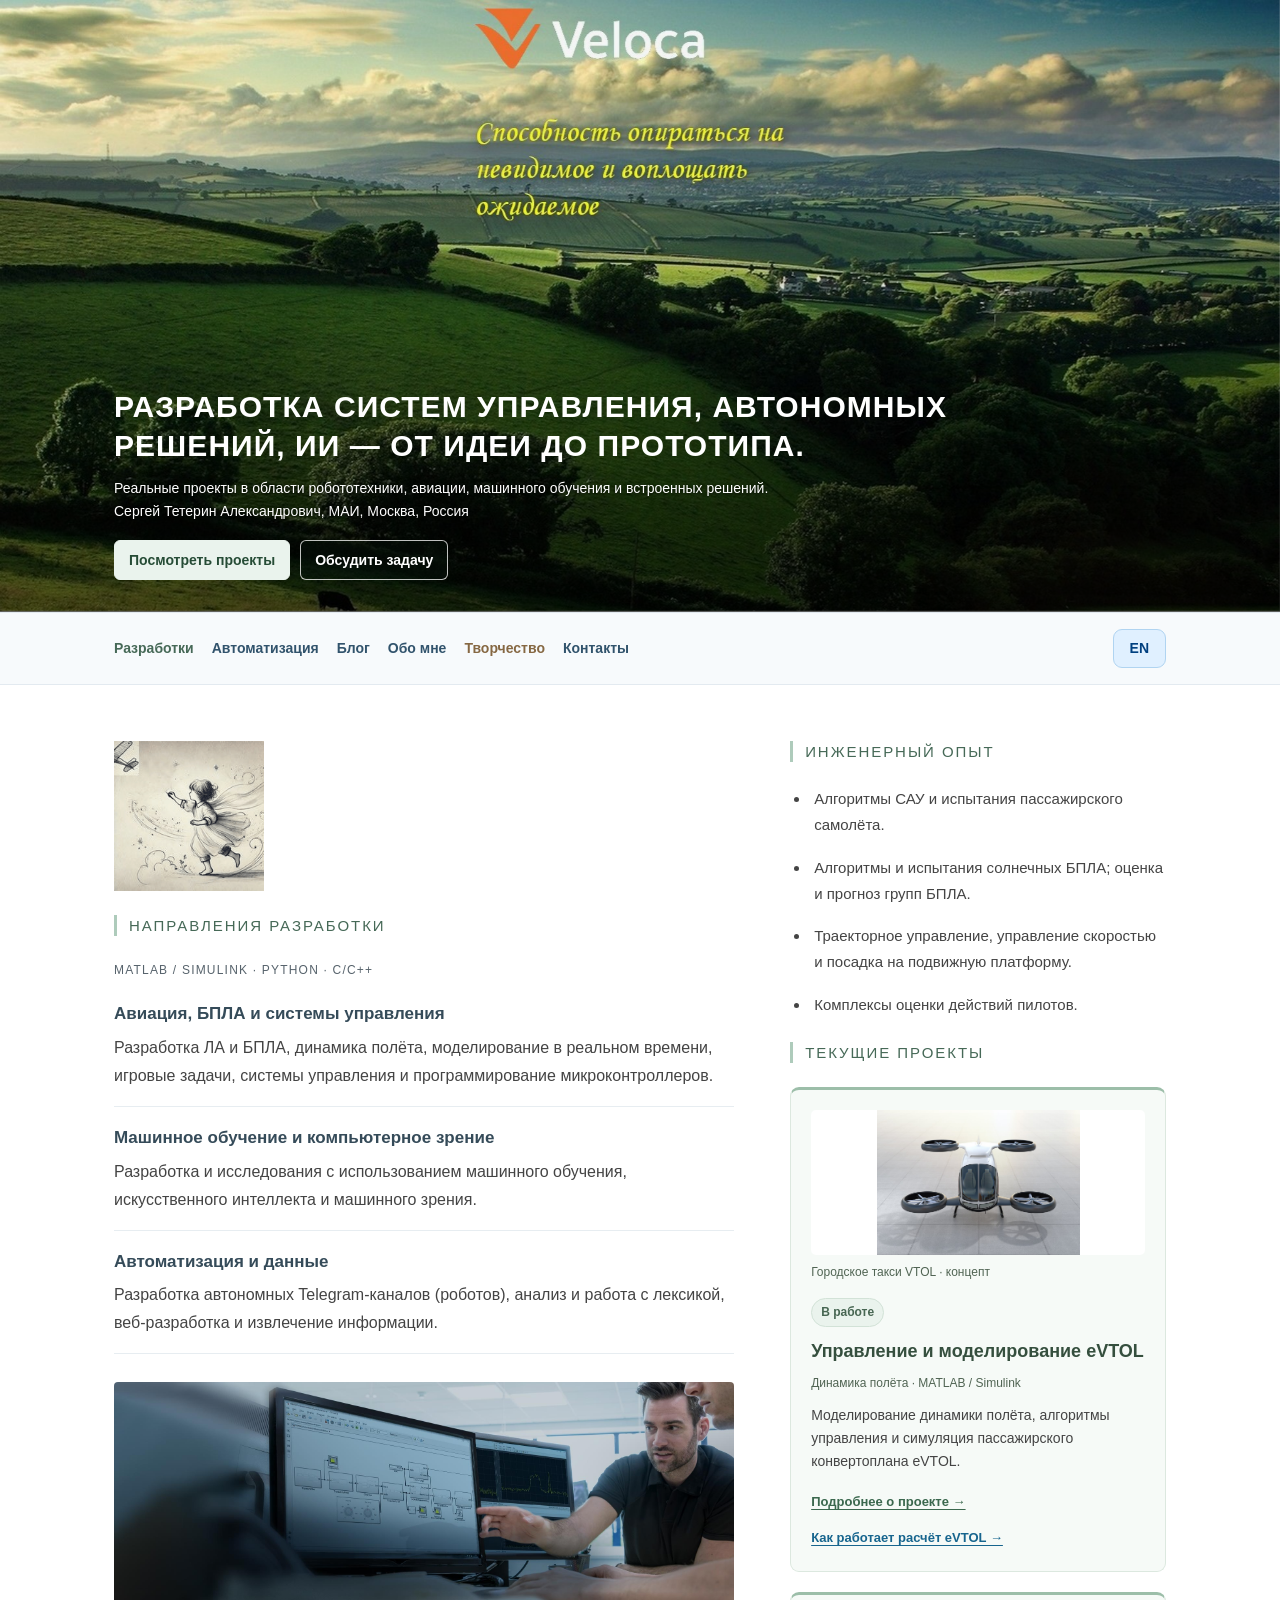
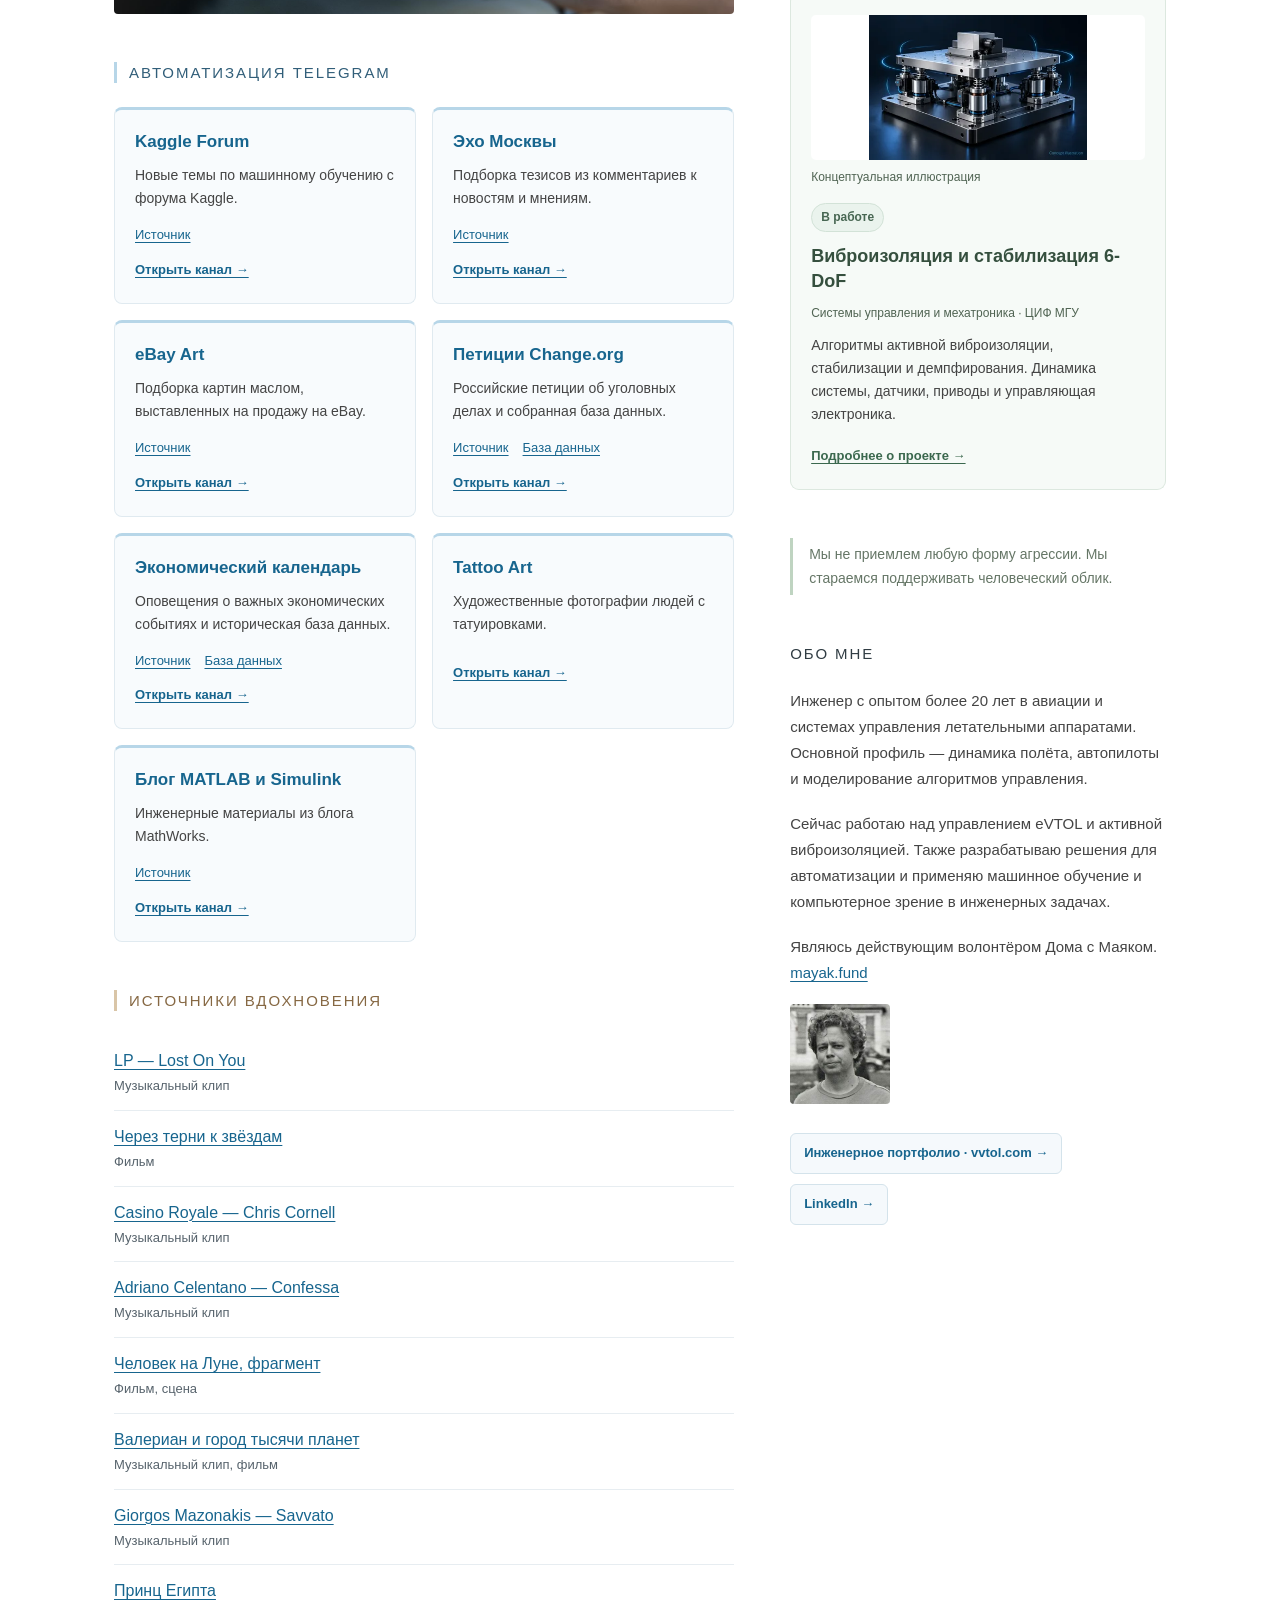
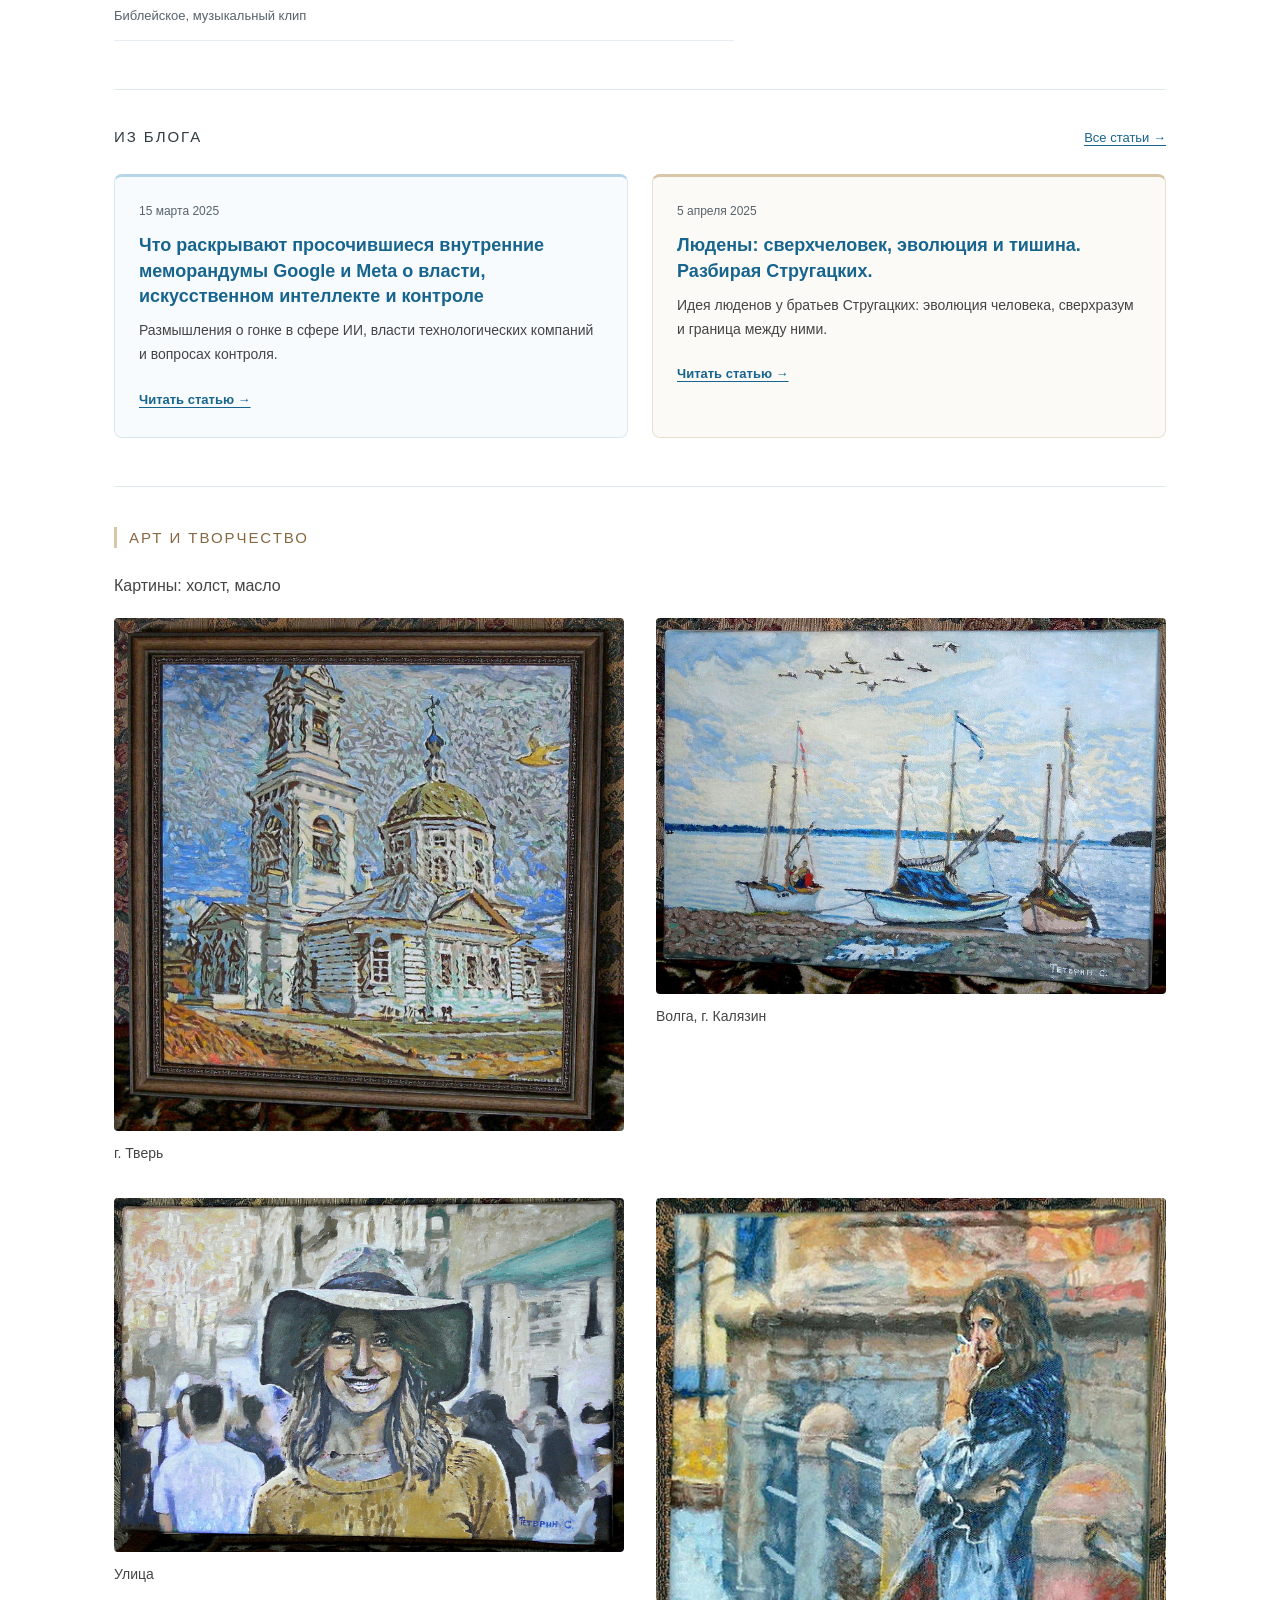
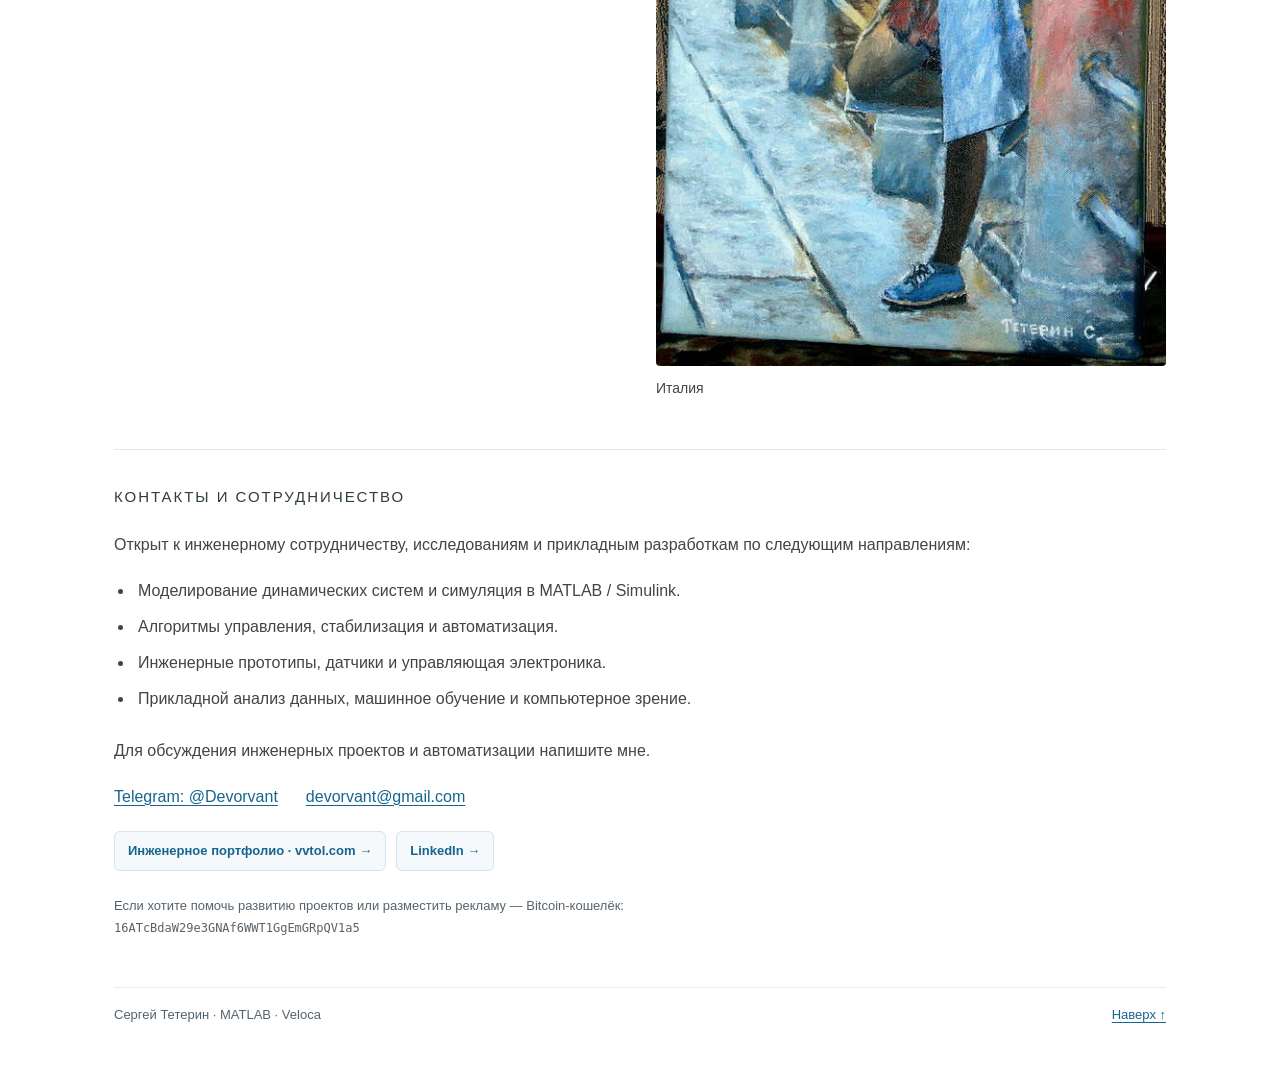
<file: index_en.html>
<!DOCTYPE html>
<html lang="ru" class="js svg background-fixed"><head>
<meta charset="utf-8"><meta name="viewport" content="width=device-width, initial-scale=1">
<meta name="description" content="Проект по прикладной инженерии и MATLAB. Здесь вы найдете разработки автономных систем, робототехники, eVTOL, VTOL и городской мобильности.">
<meta name="keywords" content="MATLAB, робототехника, инженерия, eVTOL, VTOL, телеметрия, автономные системы, городская мобильность, вертикальный взлет и посадка">
<title>Прикладная разработка в MATLAB - Сергей Тетерин Александрович, МАИ, Москва, Россия</title>
<link rel="stylesheet" href="./index_files/autoptimize_2d1991336b09edf685e701006bbf373f.css">
<link rel="stylesheet" href="./preview-home.css?v=mobile-parallax-1">
<link rel="canonical" href="https://matlabwork.com/index_en.html">
</head><body class="home blog wp-embed-responsive group-blog hfeed has-header-image has-sidebar colors-light">
<div id="page" class="site"><a class="skip-link screen-reader-text" href="#work">Перейти к содержанию</a>
<header id="masthead" class="site-header" role="banner"><div class="custom-header" style="margin-bottom: 0px;"><div class="custom-header-media"><div id="wp-custom-header" class="wp-custom-header">
<img src="./index_files/mres_cover_1_v.jpg" width="1500" height="1031" alt="Разработка в Matlab"></div></div><div class="site-branding" style="margin-bottom: 121px;"><div class="wrap"><div class="site-branding-text"><h1 class="site-title"><a href="index_en.html" rel="home">Разработка систем управления, автономных решений, ИИ — от идеи до прототипа.</a></h1><p class="site-description">Реальные проекты в области робототехники, авиации, машинного обучения и встроенных решений. <br> 
Сергей Тетерин Александрович, МАИ, Москва, Россия</p><div class="mw-hero-actions"><a class="mw-hero-primary" href="#current">Посмотреть проекты</a><a href="#contacts">Обсудить задачу</a></div></div></div></div></div>
<div class="navigation-top mw-navigation"><div class="wrap"><nav class="mw-nav" aria-label="Главное меню"><ul><li><a href="#work">Разработки</a></li><li><a href="#automation">Автоматизация</a></li><li><a href="blog.html">Блог</a></li><li><a href="#about">Обо мне</a></li><li><a href="#art">Творчество</a></li><li><a href="#contacts">Контакты</a></li></ul><a class="mw-language" href="index.html" lang="en">EN</a></nav></div></div></header>
<div class="site-content-contain mw-content"><main id="content" class="mw-body"><div class="mw-layout"><div>
<section id="work" class="mw-section"><a class="mw-image-link" href="./index_files/dev1.jpg" target="_blank" rel="noopener noreferrer"><img class="mw-intro-image" src="./index_files/devv.gif" width="150" height="150" alt="Авиация и творчество"></a><h2>Направления разработки</h2><p class="mw-eyebrow">MATLAB / Simulink · Python · C/C++</p><ul class="mw-areas"><li><strong>Авиация, БПЛА и системы управления</strong>Разработка ЛА и БПЛА, динамика полёта, моделирование в реальном времени, игровые задачи, системы управления и программирование микроконтроллеров.</li><li><strong>Машинное обучение и компьютерное зрение</strong>Разработка и исследования с использованием машинного обучения, искусственного интеллекта и машинного зрения.</li><li><strong>Автоматизация и данные</strong>Разработка автономных Telegram-каналов (роботов), анализ и работа с лексикой, веб-разработка и извлечение информации.</li></ul><img class="mw-work-image" loading="lazy" src="./index_files/math.jpg" alt="Прикладные разработки"></section>
<section id="automation" class="mw-section"><h2>Автоматизация Telegram</h2><div class="mw-bots"><article class="mw-bot"><h3><a href="https://t.me/Kaggle_Forum" target="_blank" rel="noopener noreferrer">Kaggle Forum</a></h3><p>Новые темы по машинному обучению с форума Kaggle.</p><div class="mw-bot-links"><a href="https://www.kaggle.com/general" target="_blank" rel="noopener noreferrer">Источник</a></div><a class="mw-channel" href="https://t.me/Kaggle_Forum" target="_blank" rel="noopener noreferrer">Открыть канал →</a></article><article class="mw-bot"><h3><a href="https://t.me/Echo_msk_ru_0" target="_blank" rel="noopener noreferrer">Эхо Москвы</a></h3><p>Подборка тезисов из комментариев к новостям и мнениям.</p><div class="mw-bot-links"><a href="https://www.echo.msk.ru" target="_blank" rel="noopener noreferrer">Источник</a></div><a class="mw-channel" href="https://t.me/Echo_msk_ru_0" target="_blank" rel="noopener noreferrer">Открыть канал →</a></article><article class="mw-bot"><h3><a href="https://t.me/ebay_art" target="_blank" rel="noopener noreferrer">eBay Art</a></h3><p>Подборка картин маслом, выставленных на продажу на eBay.</p><div class="mw-bot-links"><a href="https://www.ebay.com/sch/551/i.html?_from=R40&amp;_nkw=art&amp;Originality=Original&amp;Size=Medium%2520%2528up%2520to%252036in%252E%2529&amp;Medium=Oil&amp;_udhi=20000&amp;_udlo=10&amp;Style=Impressionism%7CImpressionist&amp;Region%2520of%2520Origin=Europe&amp;LH_BIN=1&amp;Subject=Seascape%252F%2520Nautical%7CLandscape%7CArchitecture%7CPortrait&amp;Features=Signed&amp;_dcat=551&amp;_sop=10&amp;_ipg=200&amp;rt=nc" target="_blank" rel="noopener noreferrer">Источник</a></div><a class="mw-channel" href="https://t.me/ebay_art" target="_blank" rel="noopener noreferrer">Открыть канал →</a></article><article class="mw-bot"><h3><a href="https://t.me/Change_org_petition" target="_blank" rel="noopener noreferrer">Петиции Change.org</a></h3><p>Российские петиции об уголовных делах и собранная база данных.</p><div class="mw-bot-links"><a href="https://www.change.org" target="_blank" rel="noopener noreferrer">Источник</a><a href="https://www.kaggle.com/devorvant/criminal-proceedings-petitions-changeorg-rusworld" target="_blank" rel="noopener noreferrer">База данных</a></div><a class="mw-channel" href="https://t.me/Change_org_petition" target="_blank" rel="noopener noreferrer">Открыть канал →</a></article><article class="mw-bot"><h3><a href="https://t.me/econos" target="_blank" rel="noopener noreferrer">Экономический календарь</a></h3><p>Оповещения о важных экономических событиях и историческая база данных.</p><div class="mw-bot-links"><a href="https://www.investing.com/economic-calendar/" target="_blank" rel="noopener noreferrer">Источник</a><a href="https://www.kaggle.com/devorvant/economic-calendar" target="_blank" rel="noopener noreferrer">База данных</a></div><a class="mw-channel" href="https://t.me/econos" target="_blank" rel="noopener noreferrer">Открыть канал →</a></article><article class="mw-bot"><h3><a href="https://t.me/tattoo_free_art_film" target="_blank" rel="noopener noreferrer">Tattoo Art</a></h3><p>Художественные фотографии людей с татуировками.</p><div class="mw-bot-links"></div><a class="mw-channel" href="https://t.me/tattoo_free_art_film" target="_blank" rel="noopener noreferrer">Открыть канал →</a></article><article class="mw-bot"><h3><a href="https://t.me/matlab_simulink_blog" target="_blank" rel="noopener noreferrer">Блог MATLAB и Simulink</a></h3><p>Инженерные материалы из блога MathWorks.</p><div class="mw-bot-links"><a href="https://blogs.mathworks.com/?s_tid=gn_mlc_blg" target="_blank" rel="noopener noreferrer">Источник</a></div><a class="mw-channel" href="https://t.me/matlab_simulink_blog" target="_blank" rel="noopener noreferrer">Открыть канал →</a></article></div></section>
<section id="inspiration" class="mw-section"><h2>Источники вдохновения</h2><ul class="mw-inspiration"><li><a href="https://youtu.be/BoqSYM4ZS-E?feature=shared" target="_blank" rel="noopener noreferrer">LP — Lost On You</a><span>Музыкальный клип</span></li><li><a href="https://youtu.be/EDvFUXXsrDg?feature=shared" target="_blank" rel="noopener noreferrer">Через терни к звёздам</a><span>Фильм</span></li><li><a href="https://youtu.be/YnzgdBAKyJo?feature=shared" target="_blank" rel="noopener noreferrer">Casino Royale — Chris Cornell</a><span>Музыкальный клип</span></li><li><a href="https://www.youtube.com/watch?v=78NELYY11Vw" target="_blank" rel="noopener noreferrer">Adriano Celentano — Confessa</a><span>Музыкальный клип</span></li><li><a href="https://youtu.be/rPhLOrJqdvY?feature=shared" target="_blank" rel="noopener noreferrer">Человек на Луне, фрагмент</a><span>Фильм, сцена</span></li><li><a href="https://youtu.be/IWHAc65krLM?feature=shared" target="_blank" rel="noopener noreferrer">Валериан и город тысячи планет</a><span>Музыкальный клип, фильм</span></li><li><a href="https://youtu.be/spn9hW3PQnw?feature=shared" target="_blank" rel="noopener noreferrer">Giorgos Mazonakis — Savvato</a><span>Музыкальный клип</span></li><li><a href="https://www.youtube.com/watch?v=fQhcOJHTdb4" target="_blank" rel="noopener noreferrer">Принц Египта</a><span>Библейское, музыкальный клип</span></li></ul></section>
</div><aside aria-label="Проекты и автор">
<section id="projects" class="mw-section"><h2>Инженерный опыт</h2><ul class="mw-project-list"><li>Алгоритмы САУ и испытания пассажирского самолёта.</li><li>Алгоритмы и испытания солнечных БПЛА; оценка и прогноз групп БПЛА.</li><li>Траекторное управление, управление скоростью и посадка на подвижную платформу.</li><li>Комплексы оценки действий пилотов.</li></ul><section id="current" class="mw-section"><h2>Текущие проекты</h2><div class="mw-featured"><article class="mw-feature"><figure class="mw-feature-visual"><img loading="lazy" src="./index_files/VTOL.jpg" alt="Управление и моделирование eVTOL"><figcaption>Городское такси VTOL · концепт</figcaption></figure><div class="mw-feature-copy"><span class="mw-status">В работе</span><h3>Управление и моделирование eVTOL</h3><p class="mw-feature-meta">Динамика полёта · MATLAB / Simulink</p><p>Моделирование динамики полёта, алгоритмы управления и симуляция пассажирского конвертоплана eVTOL.</p><a class="mw-feature-link" href="https://vvtol.com/#uav-autonomous" target="_blank" rel="noopener noreferrer" aria-label="Подробнее о проекте →: Управление и моделирование eVTOL">Подробнее о проекте →</a><br><a class="mw-demo-link" href="evtol-flight.html">Как работает расчёт eVTOL →</a></div></article><article class="mw-feature"><figure class="mw-feature-visual"><img loading="lazy" src="./vibration-preview.webp" alt="Виброизоляция и стабилизация 6-DoF"><figcaption>Концептуальная иллюстрация</figcaption></figure><div class="mw-feature-copy"><span class="mw-status">В работе</span><h3>Виброизоляция и стабилизация 6-DoF</h3><p class="mw-feature-meta">Системы управления и мехатроника · ЦИФ МГУ</p><p>Алгоритмы активной виброизоляции, стабилизации и демпфирования. Динамика системы, датчики, приводы и управляющая электроника.</p><a class="mw-feature-link" href="https://vvtol.com/#active-vibration-isolation" target="_blank" rel="noopener noreferrer" aria-label="Подробнее о проекте →: Виброизоляция и стабилизация 6-DoF">Подробнее о проекте →</a></div></article></div></section><p class="mw-statement">Мы не приемлем любую форму агрессии. Мы стараемся поддерживать человеческий облик.</p></section>
<section id="about" class="mw-section mw-about"><h2>Обо мне</h2><p>Инженер с опытом более 20 лет в авиации и системах управления летательными аппаратами. Основной профиль — динамика полёта, автопилоты и моделирование алгоритмов управления.</p><p>Сейчас работаю над управлением eVTOL и активной виброизоляцией. Также разрабатываю решения для автоматизации и применяю машинное обучение и компьютерное зрение в инженерных задачах.</p><p>Являюсь действующим волонтёром Дома с Маяком. <a href="https://mayak.fund" target="_blank" rel="noopener noreferrer">mayak.fund</a></p><img class="mw-portrait" loading="lazy" src="./index_files/photo_1.jpg" alt="Сергей Тетерин"><div class="mw-profile-links"><a href="https://vvtol.com/" target="_blank" rel="noopener noreferrer">Инженерное портфолио · vvtol.com →</a><a href="https://www.linkedin.com/in/sergey-teterin/" target="_blank" rel="noopener noreferrer">LinkedIn →</a></div></section>
</aside></div>
<section id="blog" class="mw-section mw-blog"><div class="mw-section-heading"><h2>Из блога</h2><a href="blog.html">Все статьи →</a></div><div class="mw-blog-grid"><article class="mw-post mw-post-tech"><p class="mw-post-date">15 марта 2025</p><h3><a href="article3.html">Что раскрывают просочившиеся внутренние меморандумы Google и Meta о власти, искусственном интеллекте и контроле</a></h3><p>Размышления о гонке в сфере ИИ, власти технологических компаний и вопросах контроля.</p><a class="mw-read" href="article3.html" aria-label="Читать статью →: Что раскрывают просочившиеся внутренние меморандумы Google и Meta о власти, искусственном интеллекте и контроле">Читать статью →</a></article><article class="mw-post mw-post-human"><p class="mw-post-date">5 апреля 2025</p><h3><a href="article1.html">Людены: сверхчеловек, эволюция и тишина. Разбирая Стругацких.</a></h3><p>Идея люденов у братьев Стругацких: эволюция человека, сверхразум и граница между ними.</p><a class="mw-read" href="article1.html" aria-label="Читать статью →: Людены: сверхчеловек, эволюция и тишина. Разбирая Стругацких.">Читать статью →</a></article></div></section>
<section id="art" class="mw-section mw-art"><h2>Арт и творчество</h2><p>Картины: холст, масло</p><div class="mw-gallery"><figure><a class="mw-image-link" href="./index_files/sw1.jpg" target="_blank" rel="noopener noreferrer"><img loading="lazy" src="./index_files/sw1.jpg" alt="г. Тверь"></a><figcaption>г. Тверь</figcaption></figure><figure><a class="mw-image-link" href="./index_files/sw2.jpg" target="_blank" rel="noopener noreferrer"><img loading="lazy" src="./index_files/sw2.jpg" alt="Волга, г. Калязин"></a><figcaption>Волга, г. Калязин</figcaption></figure><figure><a class="mw-image-link" href="./index_files/sw3.jpg" target="_blank" rel="noopener noreferrer"><img loading="lazy" src="./index_files/sw3.jpg" alt="Улица"></a><figcaption>Улица</figcaption></figure><figure><a class="mw-image-link" href="./index_files/sw4.jpg" target="_blank" rel="noopener noreferrer"><img loading="lazy" src="./index_files/sw4.jpg" alt="Италия"></a><figcaption>Италия</figcaption></figure></div></section>
<section id="contacts" class="mw-section mw-contact"><h2>Контакты и сотрудничество</h2><p>Открыт к инженерному сотрудничеству, исследованиям и прикладным разработкам по следующим направлениям:</p><ul class="mw-collaboration"><li>Моделирование динамических систем и симуляция в MATLAB / Simulink.</li><li>Алгоритмы управления, стабилизация и автоматизация.</li><li>Инженерные прототипы, датчики и управляющая электроника.</li><li>Прикладной анализ данных, машинное обучение и компьютерное зрение.</li></ul><p>Для обсуждения инженерных проектов и автоматизации напишите мне.</p><div class="mw-contact-links"><a href="https://t.me/Devorvant" target="_blank" rel="noopener noreferrer">Telegram: @Devorvant</a> <a href="mailto:devorvant@gmail.com">devorvant@gmail.com</a></div><div class="mw-profile-links"><a href="https://vvtol.com/" target="_blank" rel="noopener noreferrer">Инженерное портфолио · vvtol.com →</a><a href="https://www.linkedin.com/in/sergey-teterin/" target="_blank" rel="noopener noreferrer">LinkedIn →</a></div><div class="mw-support"><p>Если хотите помочь развитию проектов или разместить рекламу — Bitcoin-кошелёк:<code>16ATcBdaW29e3GNAf6WWT1GgEmGRpQV1a5</code></p></div></section>
<footer class="mw-footer"><span>Сергей Тетерин · MATLAB · Veloca</span><a href="#page">Наверх ↑</a></footer></main></div></div>
<!-- Yandex.Metrika counter -->



<script type="text/javascript" >
   (function(m,e,t,r,i,k,a){m[i]=m[i]||function(){(m[i].a=m[i].a||[]).push(arguments)};
   m[i].l=1*new Date();
   for (var j = 0; j < document.scripts.length; j++) {if (document.scripts[j].src === r) { return; }}
   k=e.createElement(t),a=e.getElementsByTagName(t)[0],k.async=1,k.src=r,a.parentNode.insertBefore(k,a)})
   (window, document, "script", "https://mc.yandex.ru/metrika/tag.js", "ym");

   ym(98195976, "init", {
        clickmap:true,
        trackLinks:true,
        accurateTrackBounce:true
   });
</script>
<noscript><div><img src="https://mc.yandex.ru/watch/98195976" style="position:absolute; left:-9999px;" alt="" /></div></noscript>
<!-- /Yandex.Metrika counter -->
</body></html>
</file>
